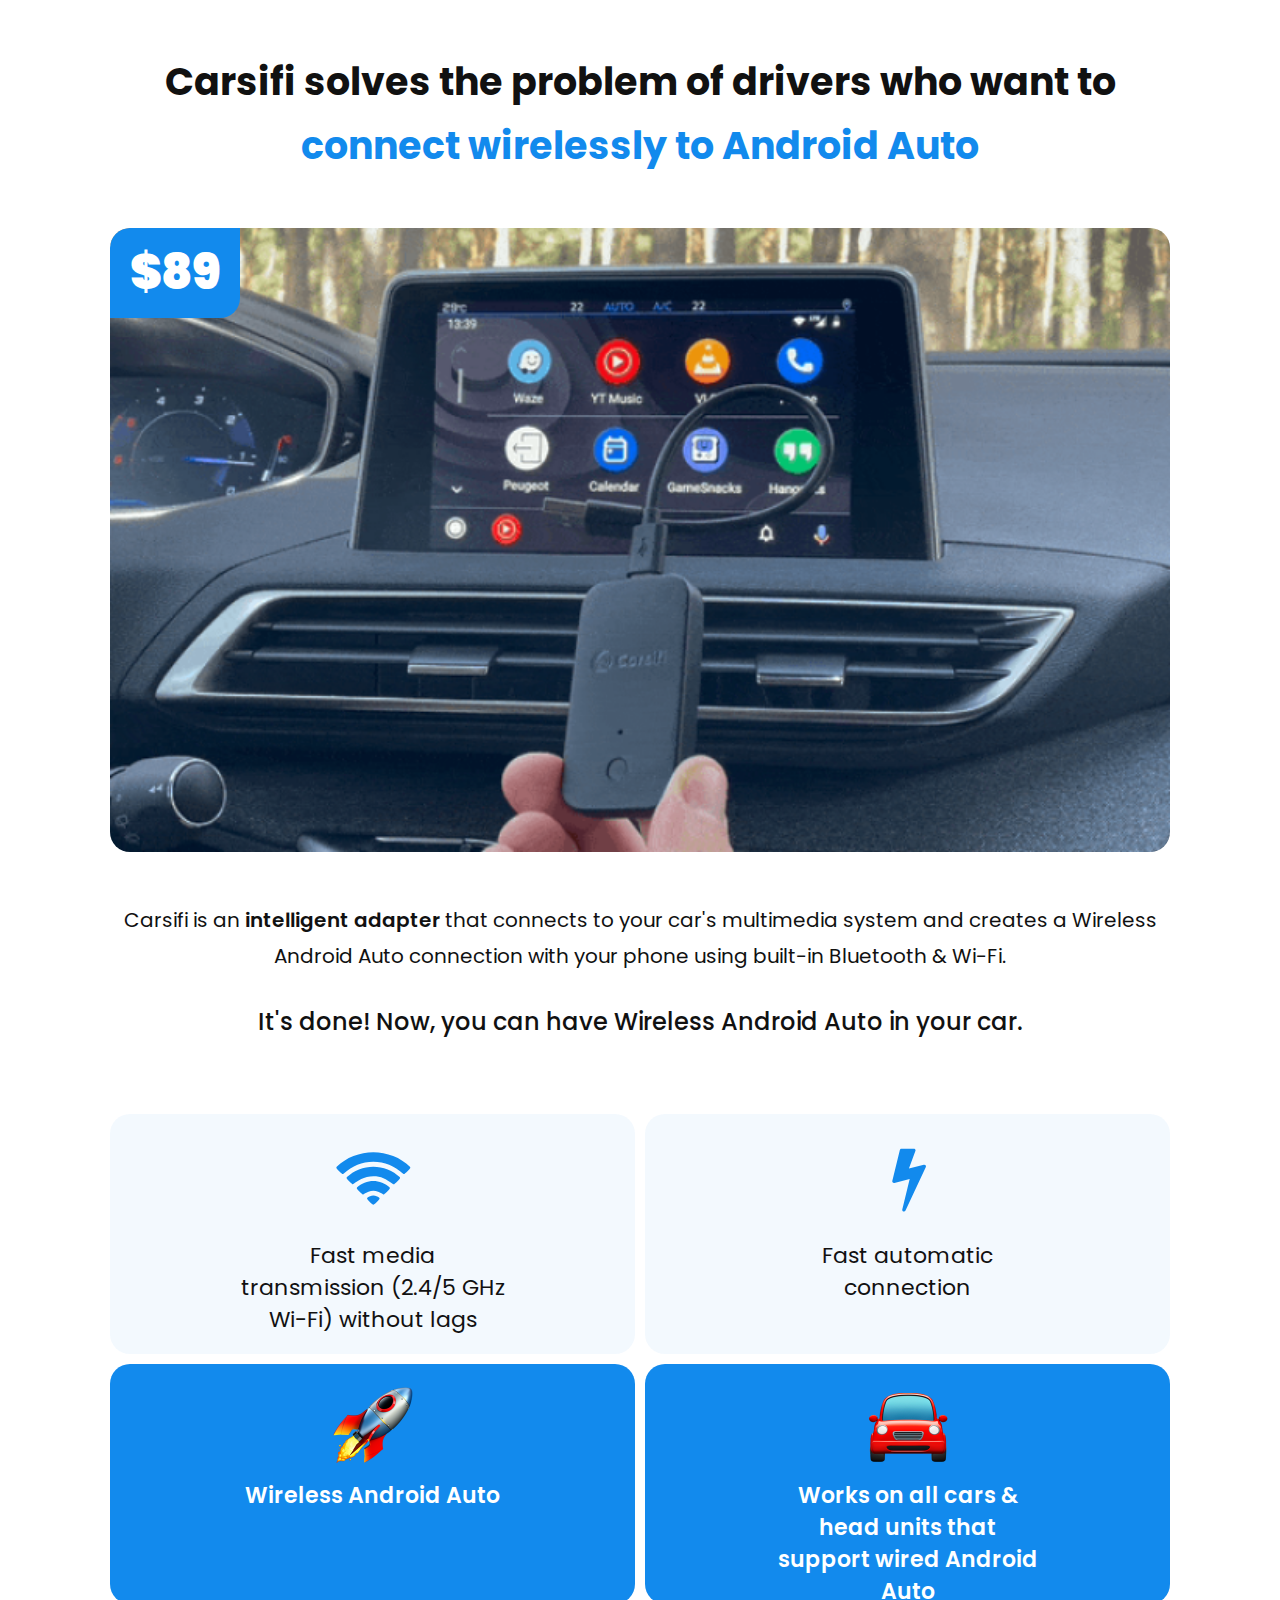
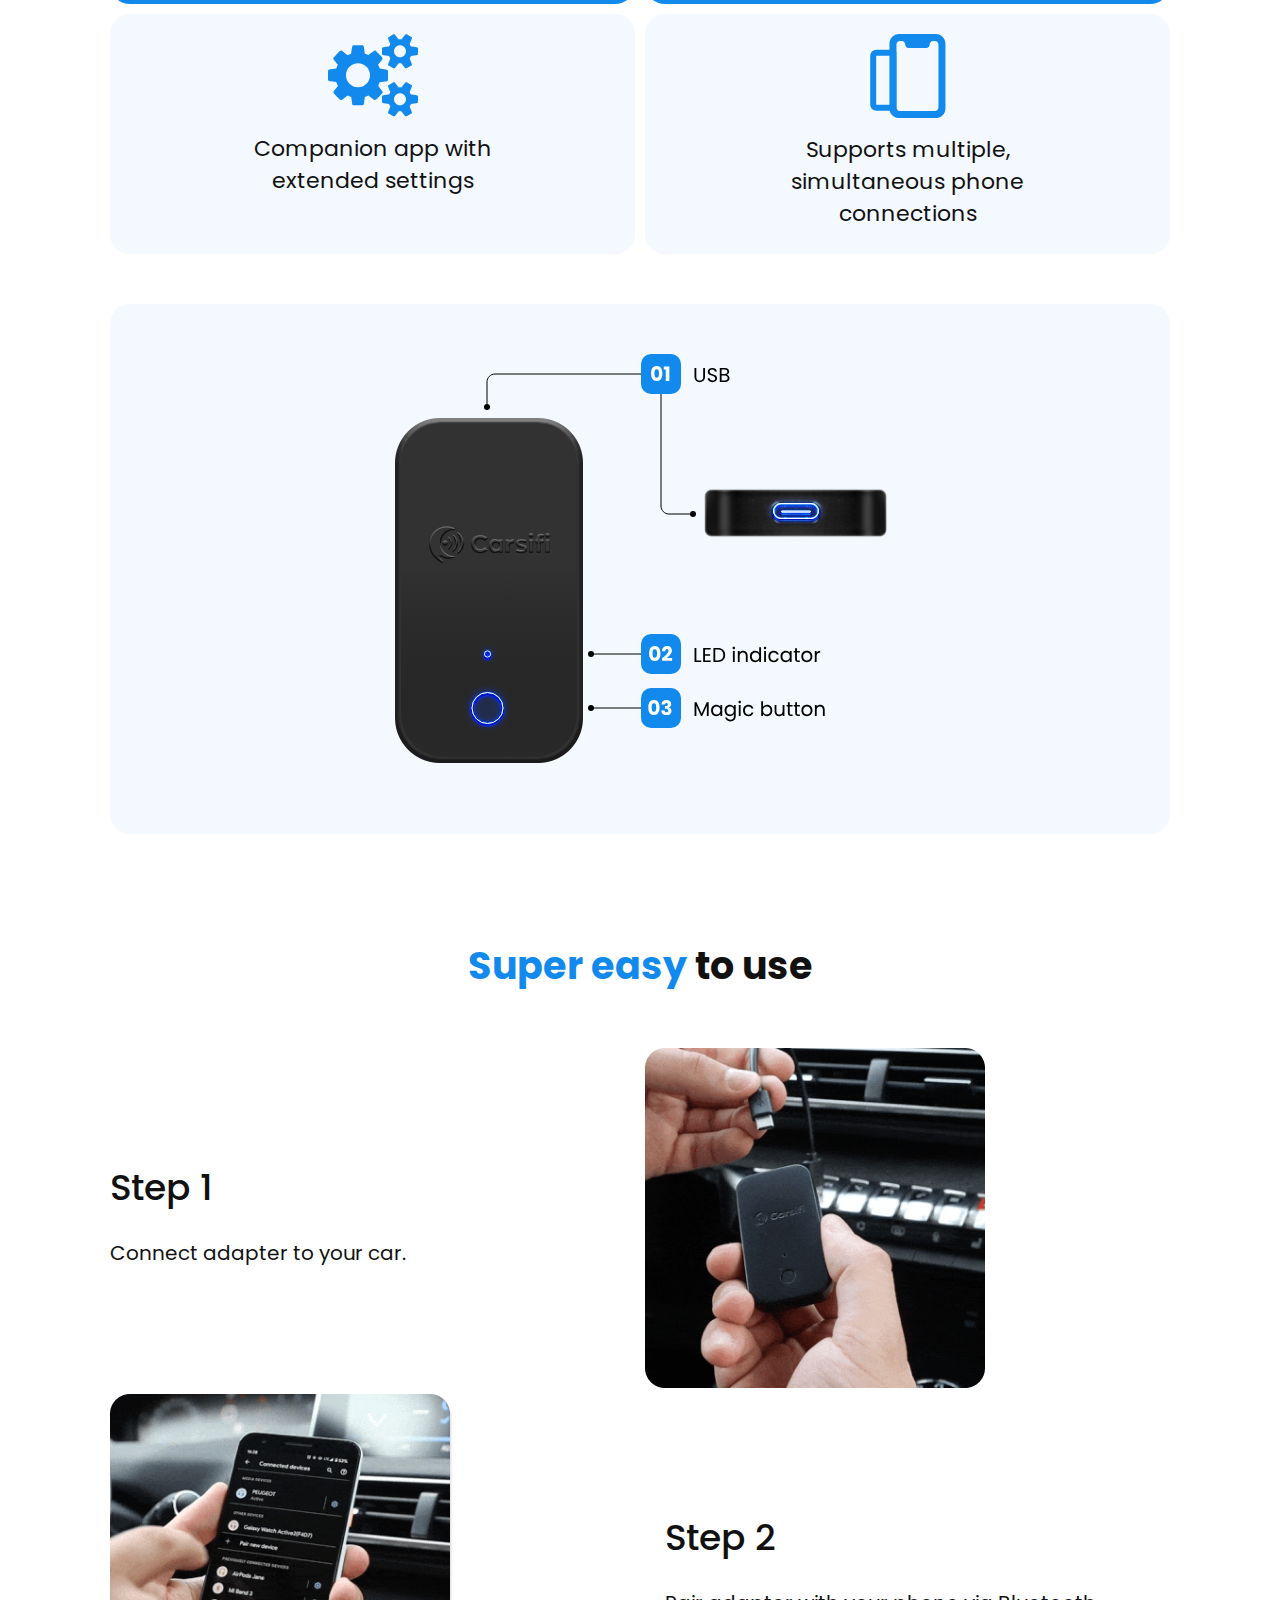
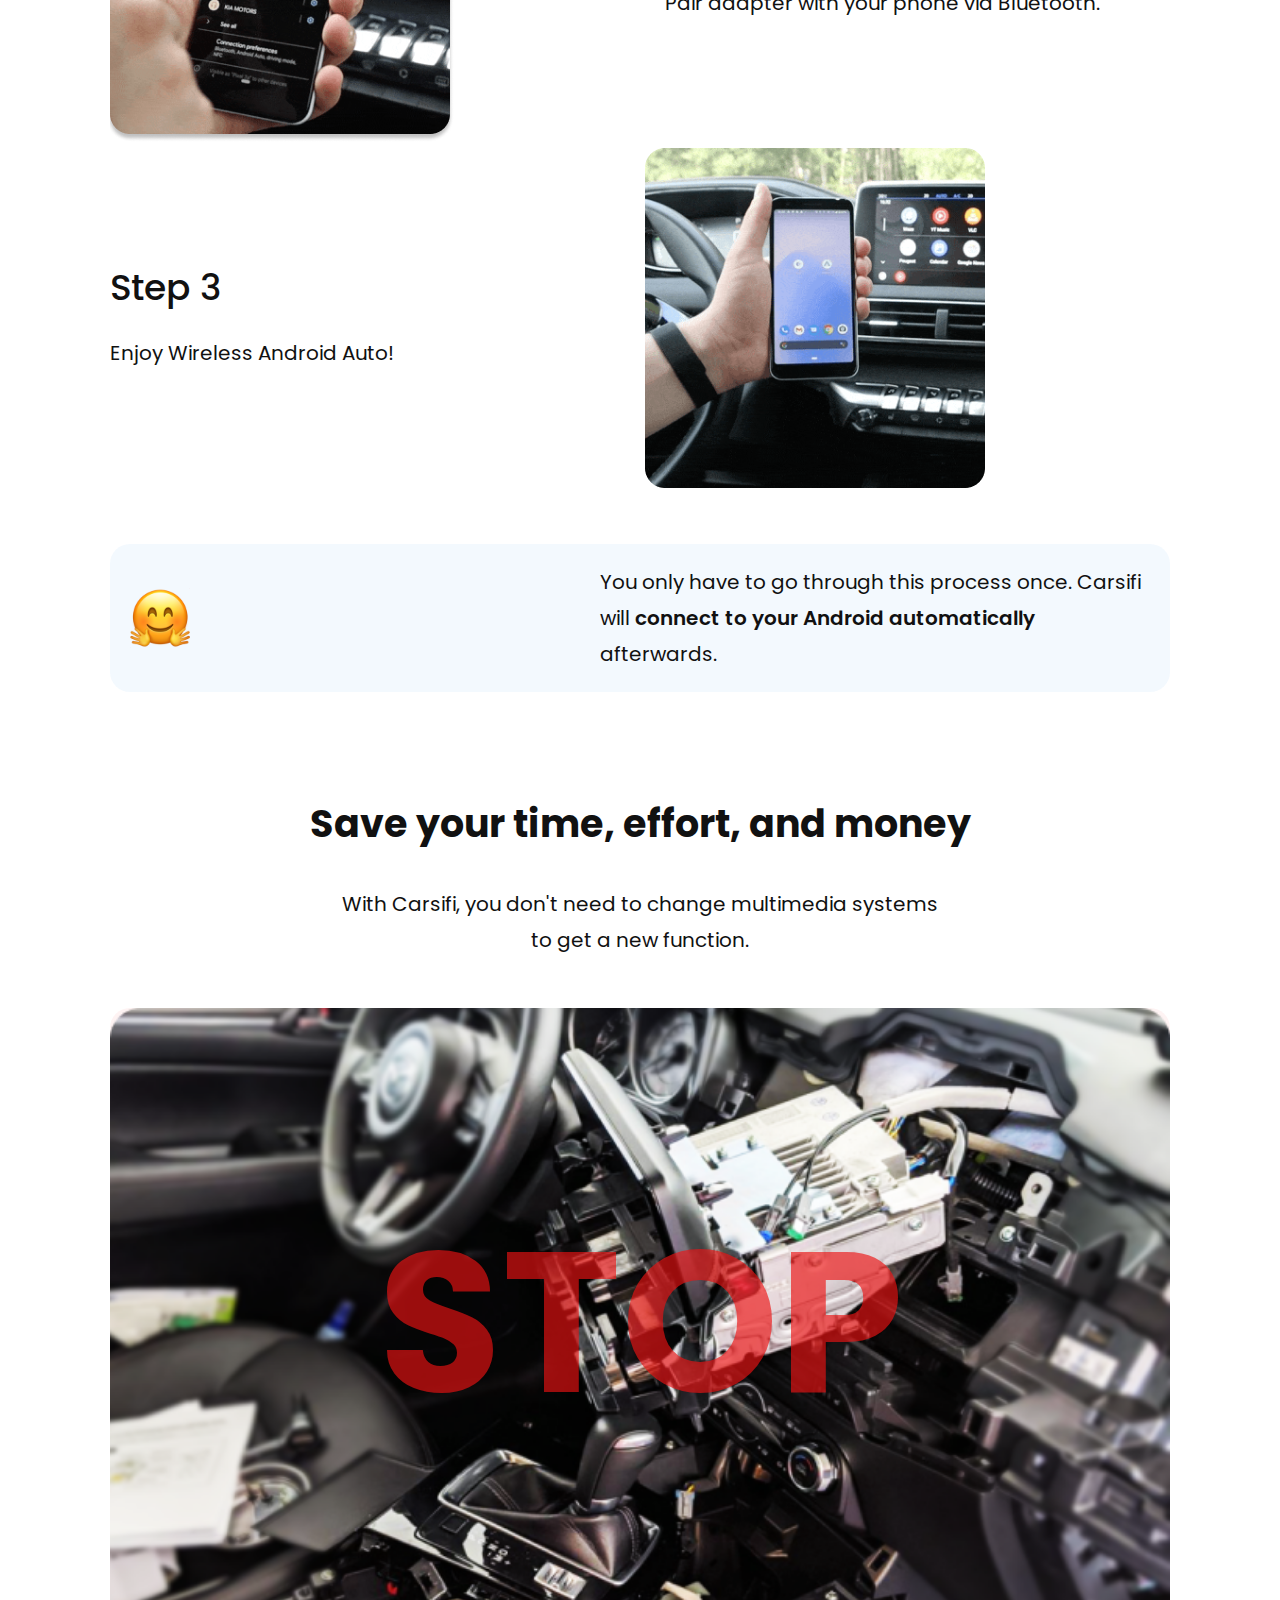
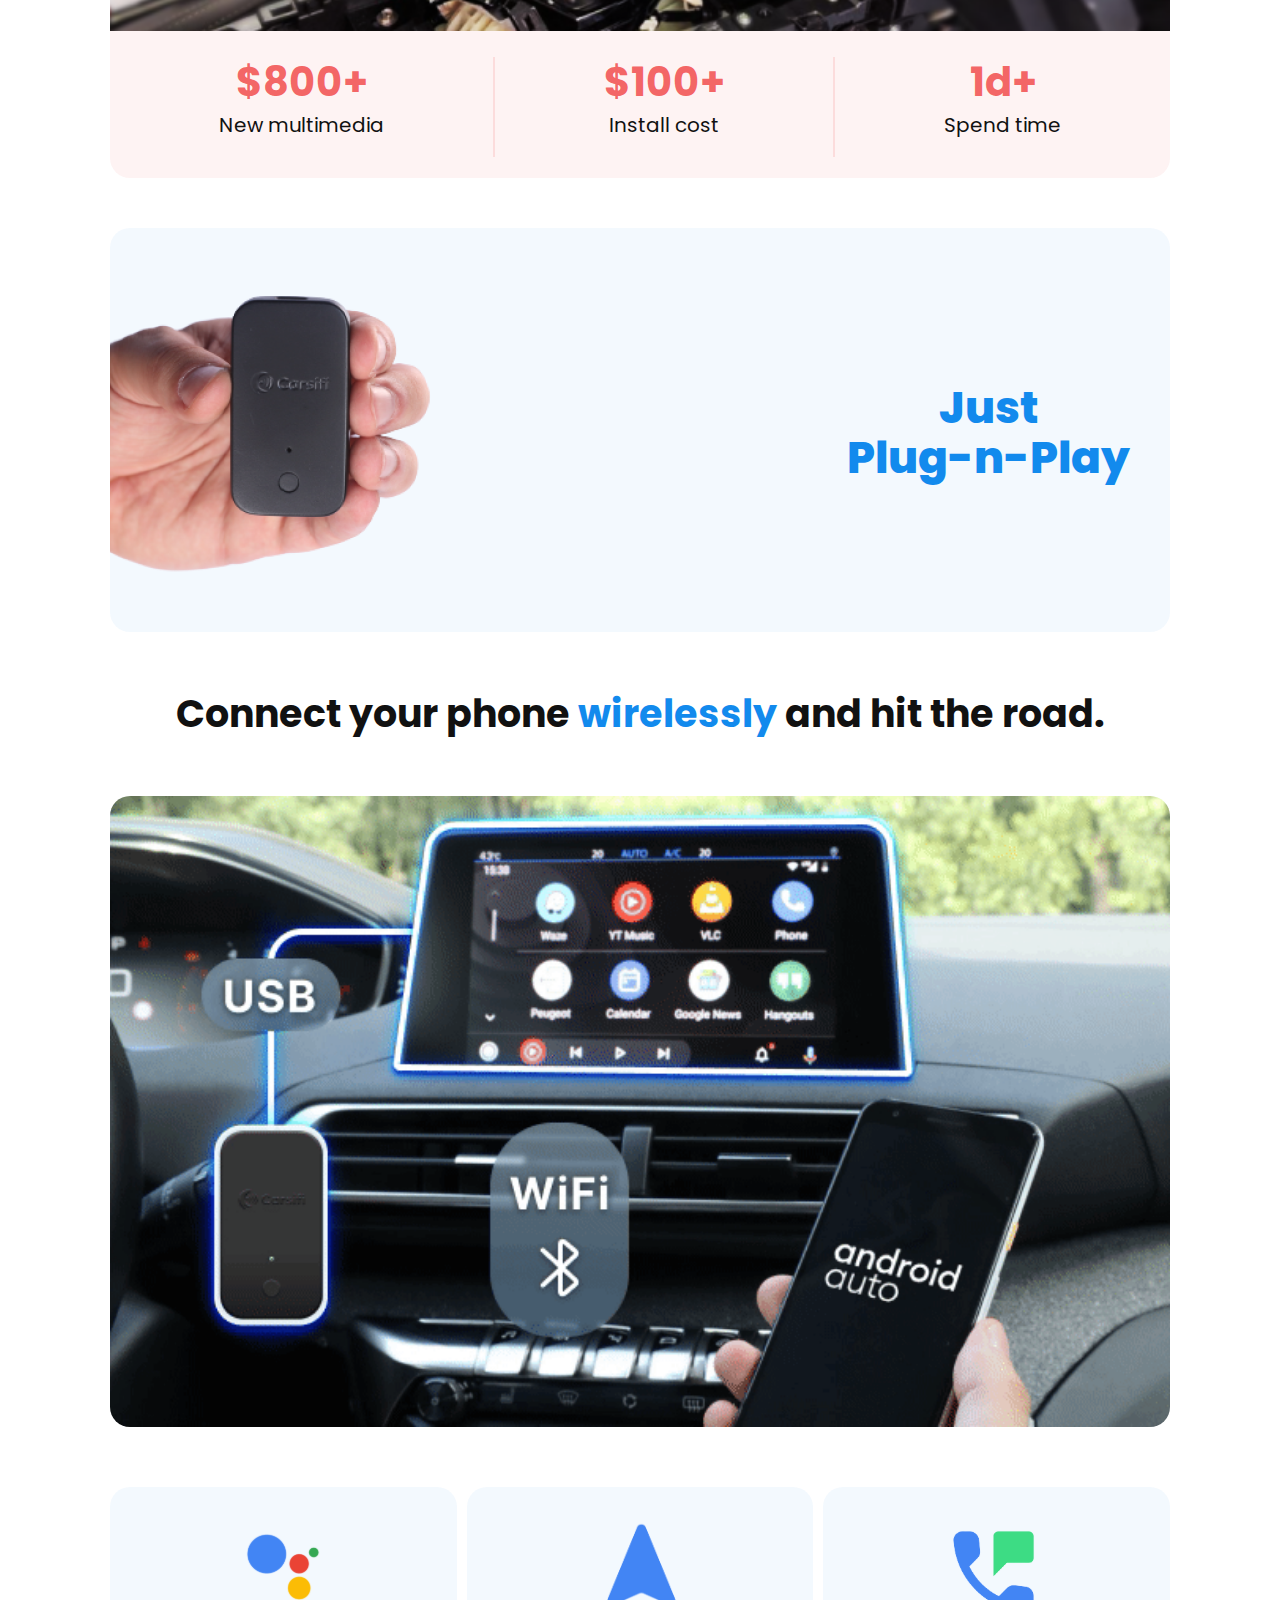
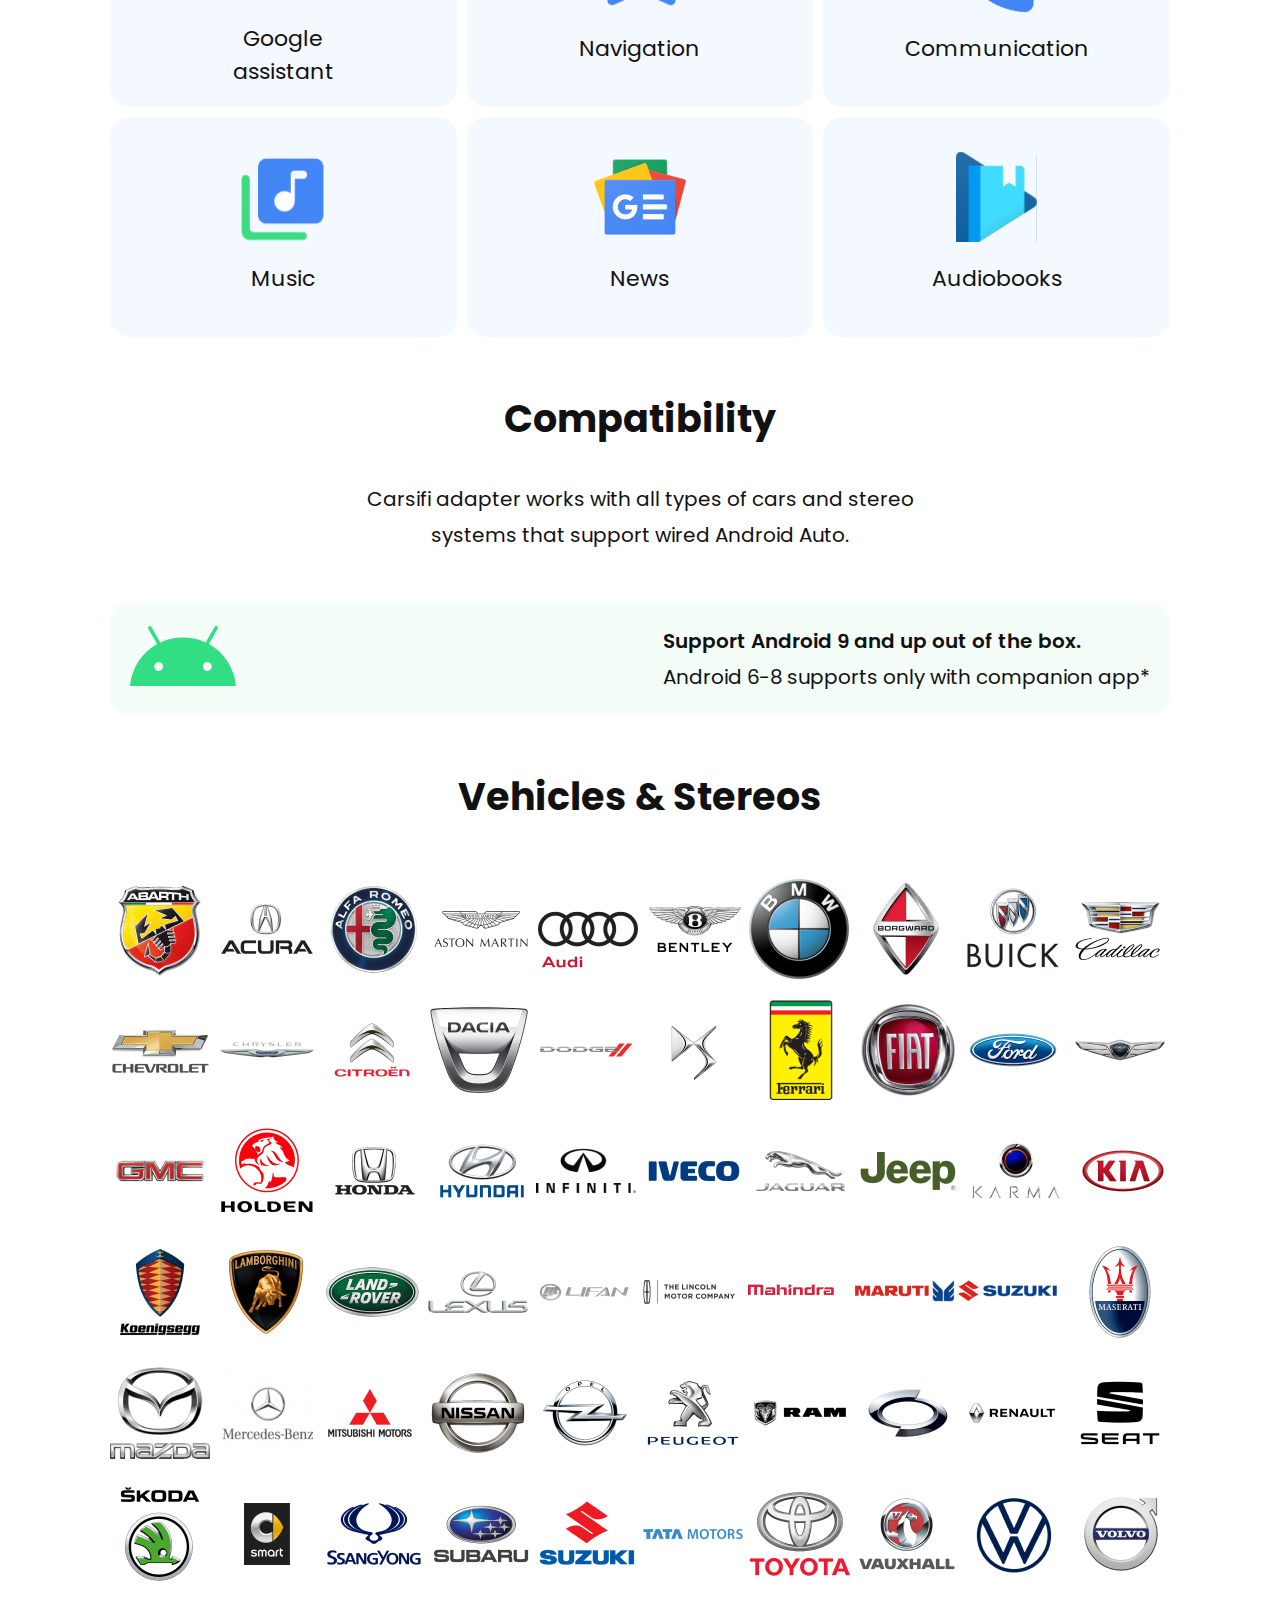
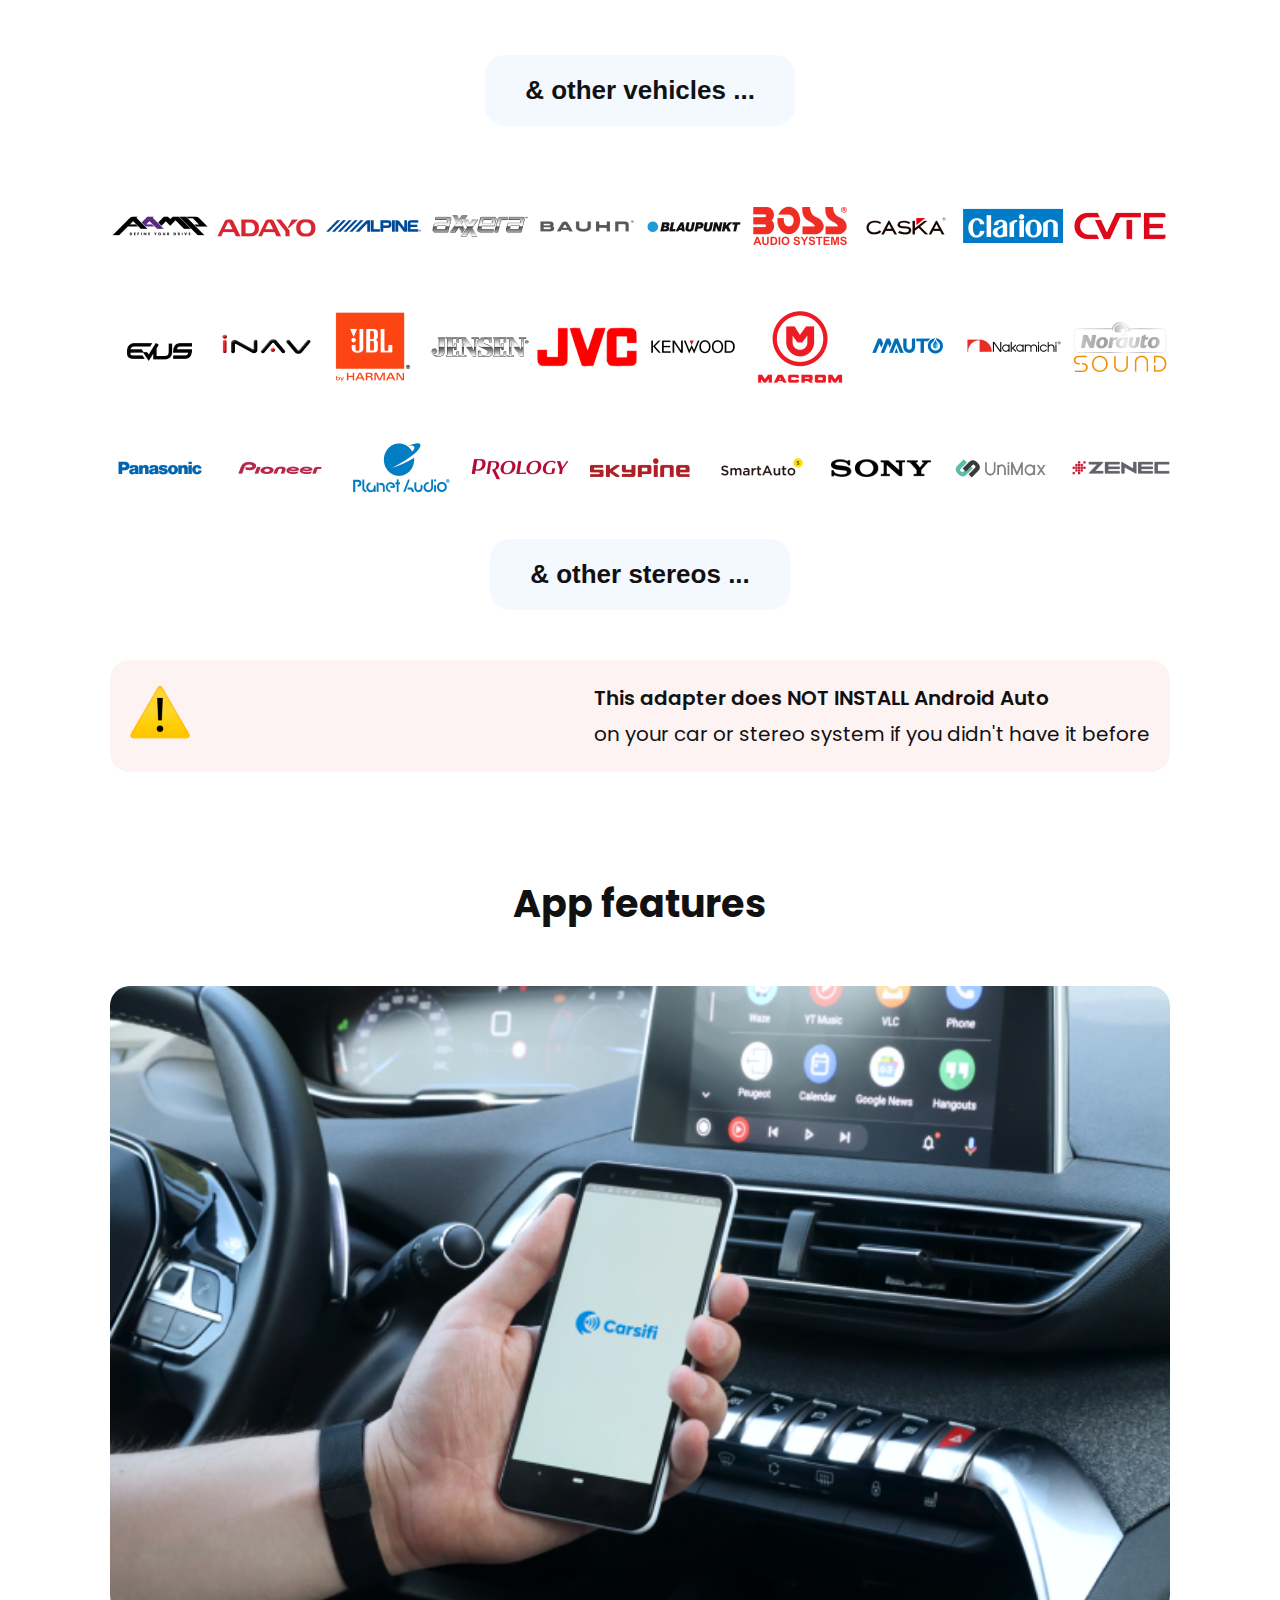
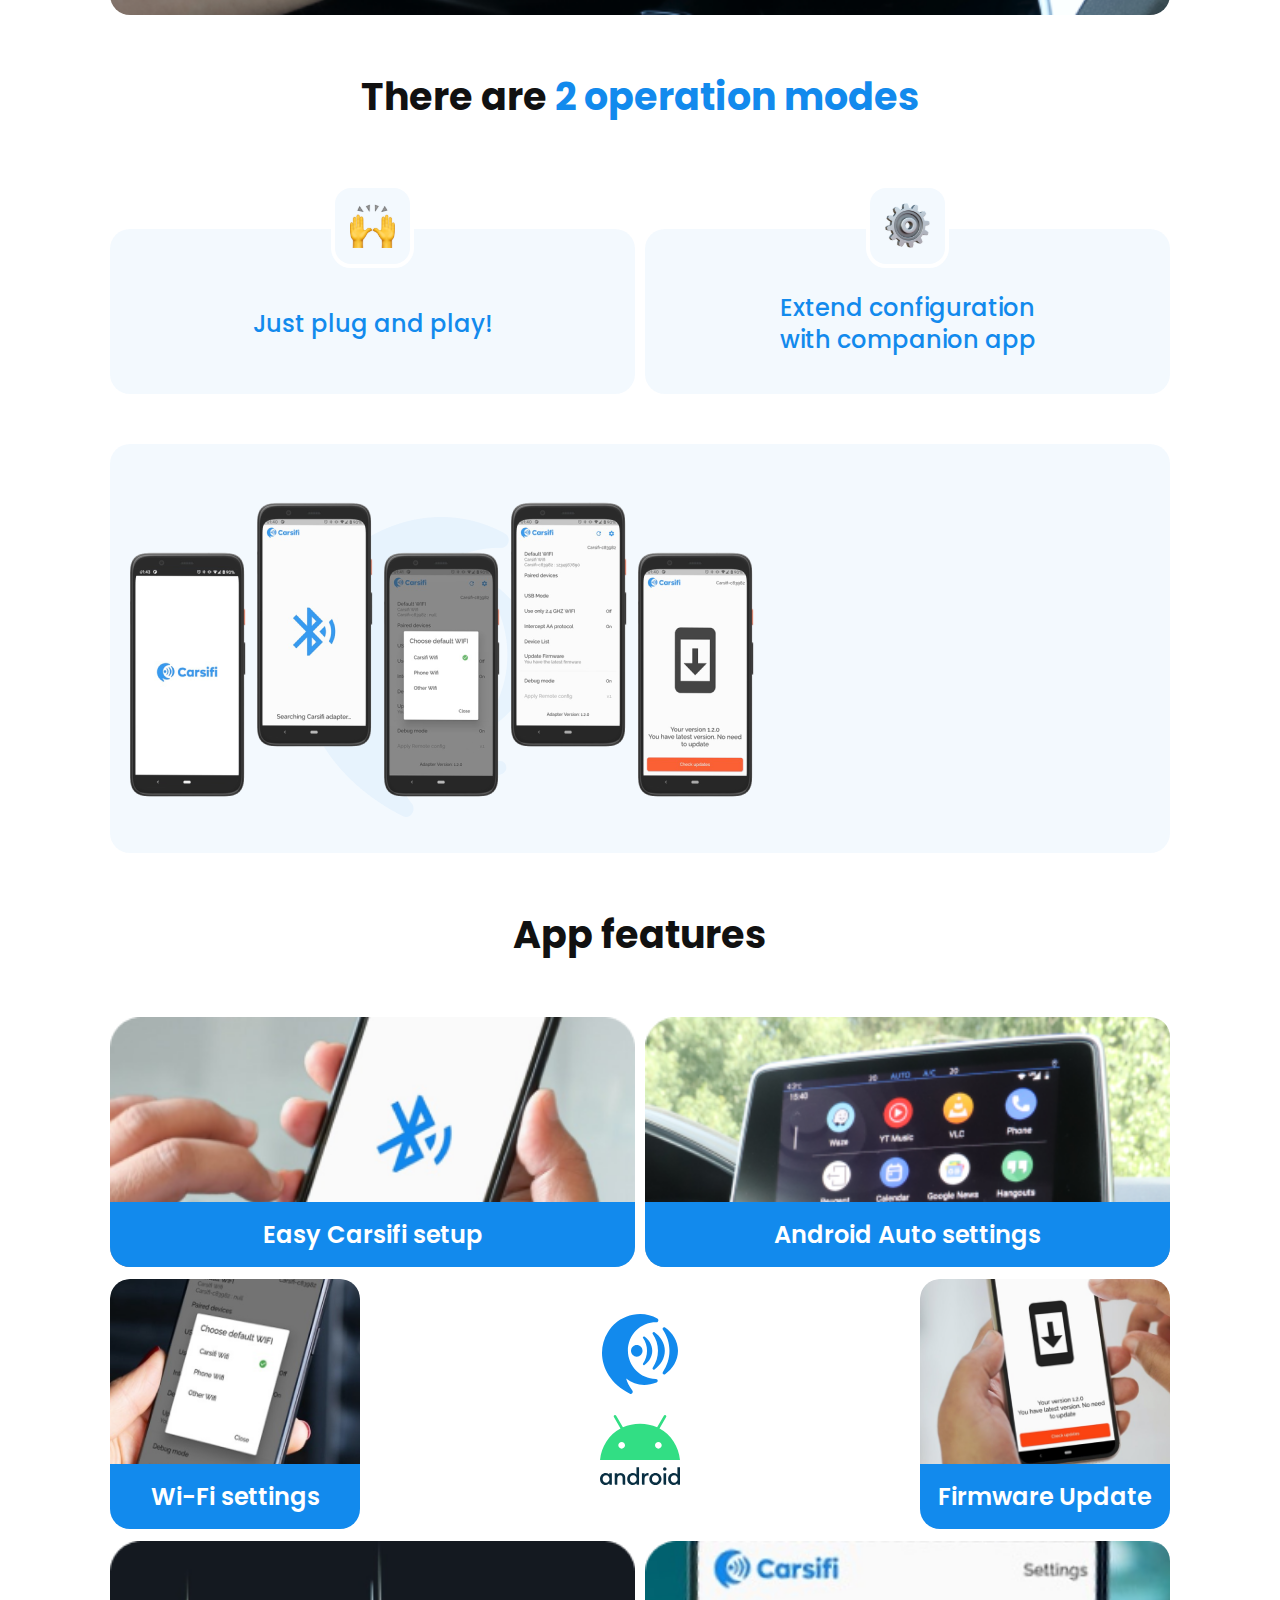
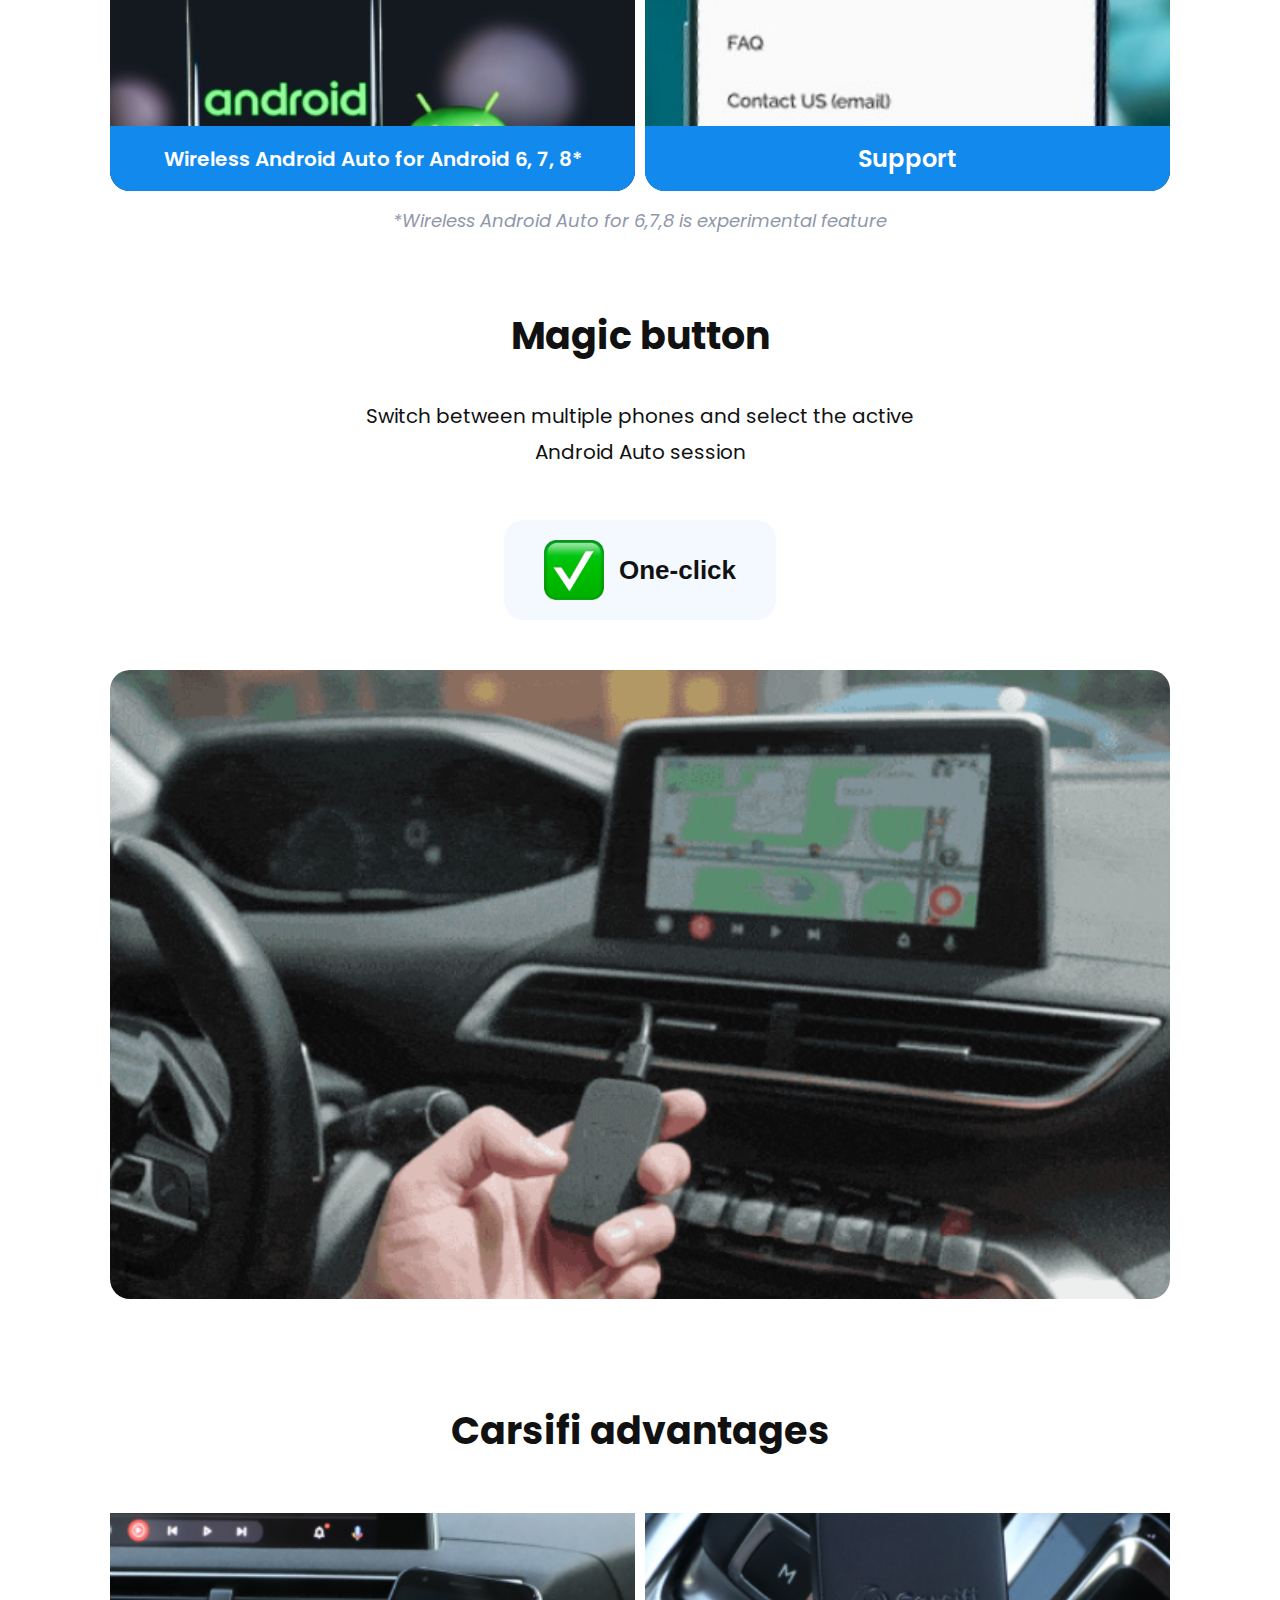
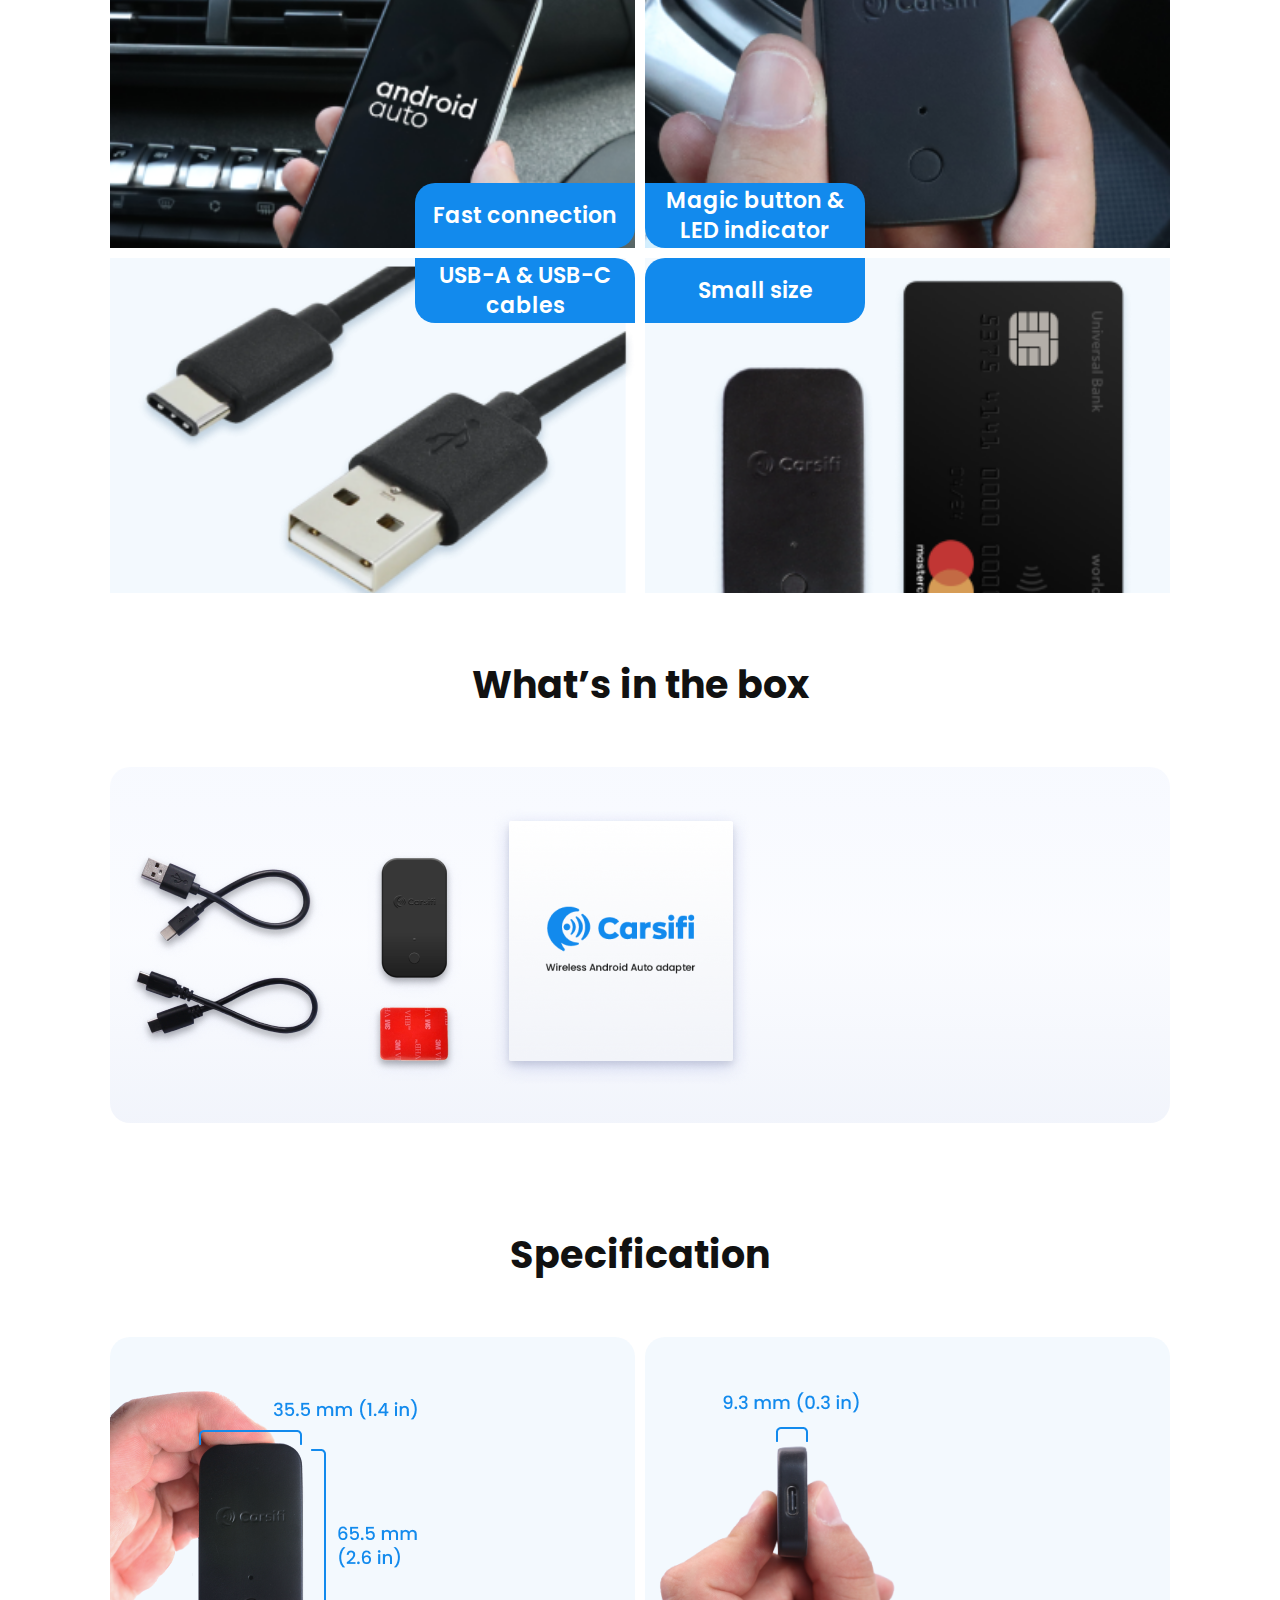
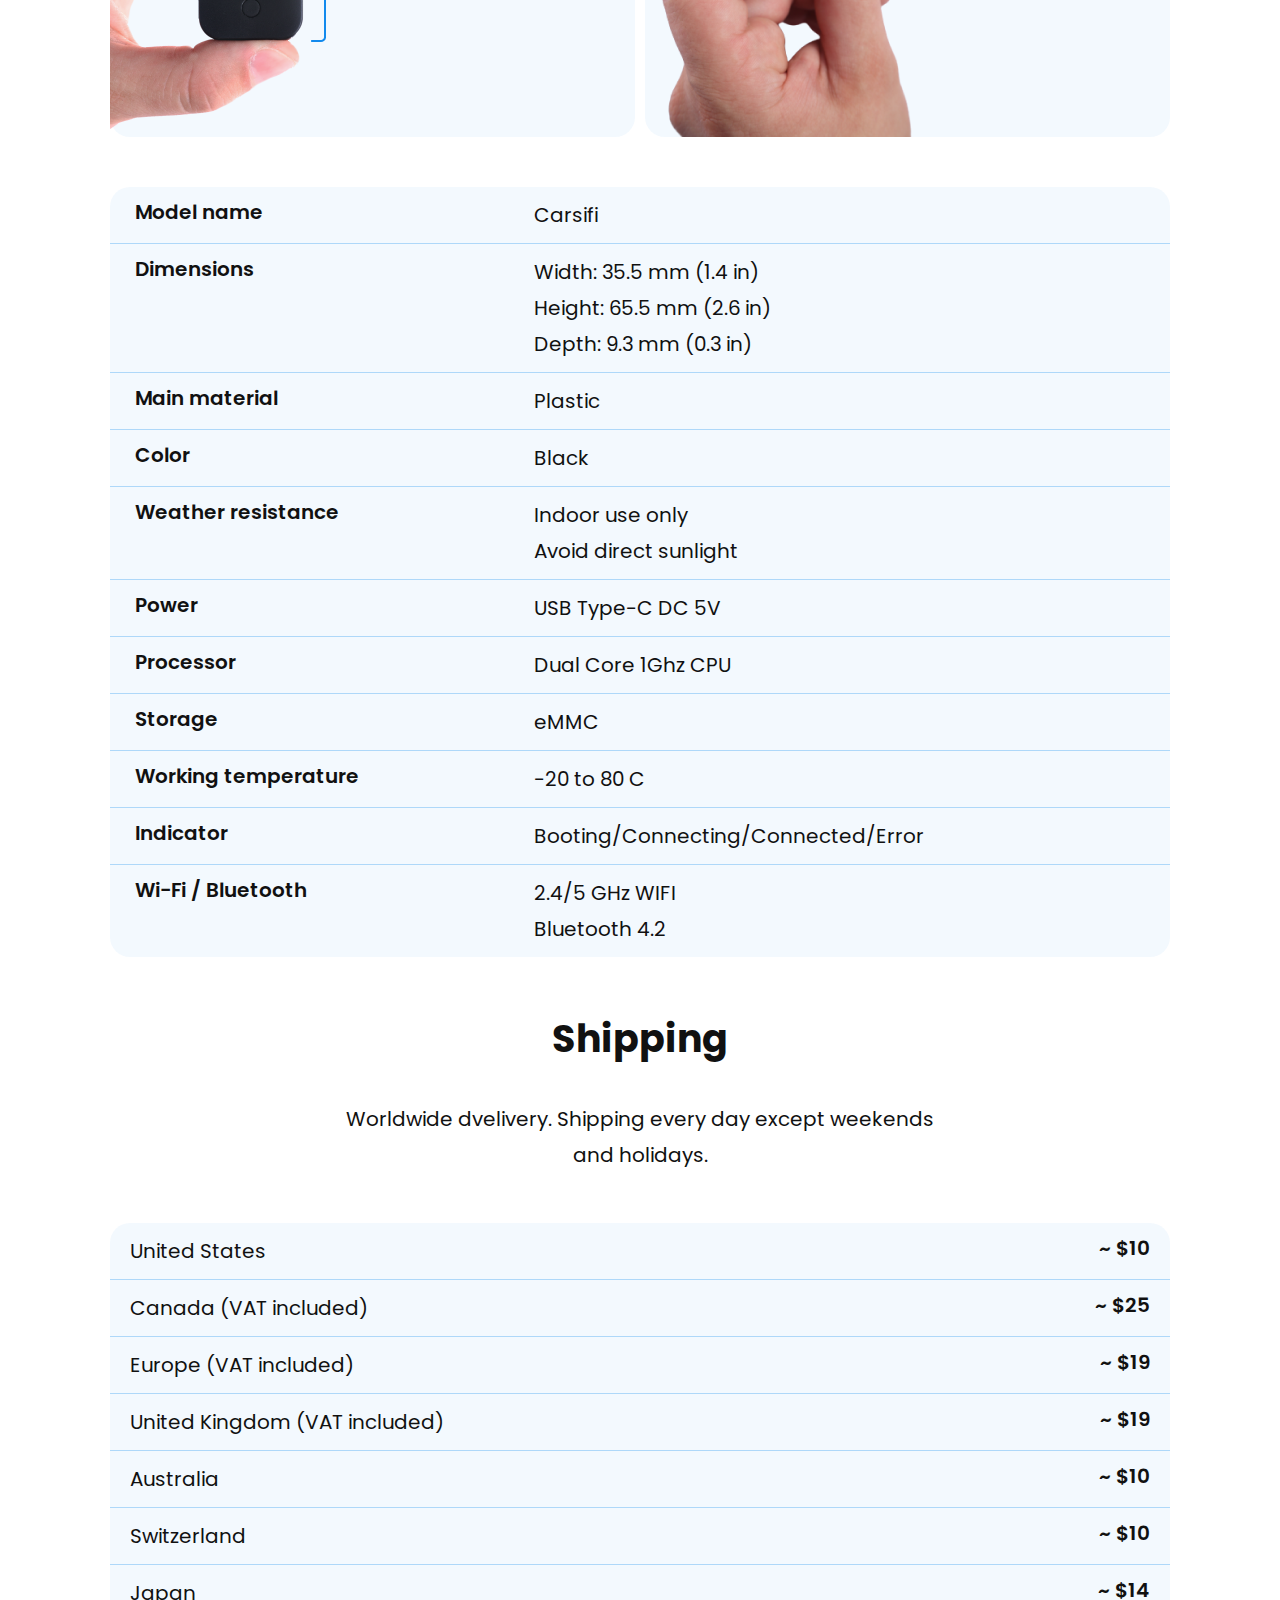
<file: index.html>
<!doctype html>
<html lang="en">

<head>
    <!-- Required meta tags -->
    <meta charset="utf-8">
    <meta name="viewport" content="width=device-width, initial-scale=1">
    <title>Ebay</title>

    <!-- CSS HERE -->
    <link href="assets/css/spacing.css" rel="stylesheet">
    <link href="assets/css/style.css" rel="stylesheet">
    <link href="assets/css/responsive.css" rel="stylesheet">

</head>

<body>


    <section class="carsifi-section mb-100">
        <div class="container">
            <div class="row mb-50">
                <div class="col-md-12 text-center">
                    <div class="sec_title">
                        <h2>Carsifi solves the problem of drivers who want to <span class="theme-color">connect wirelessly to Android Auto</span></h2>
                    </div>
                    <div class="sec-img p-relative mb-50">
                        <span>$89</span>
                        <img src="assets/img/carsifi/img-1.png" alt="">
                    </div>
                    <div class="carsifi_content">
                        <p>Carsifi is an <strong>intelligent adapter</strong> that connects to your car's multimedia system and creates a Wireless Android Auto connection with your phone using built-in Bluetooth & Wi-Fi.</p>
                        <h4>It's done! Now, you can have Wireless Android Auto in your car.</h4>
                    </div>
                </div>
            </div>
            <div class="row mb-50">
                <div class="col-md-6">
                    <div class="carsifi_blk">
                        <i>
                            <img src="assets/img/carsifi/wifi.svg" alt="">
                        </i>
                        <p>Fast media transmission (2.4/5 GHz Wi-Fi) without lags</p>
                    </div>
                </div>
                <div class="col-md-6">
                    <div class="carsifi_blk">
                        <i>
                            <img src="assets/img/carsifi/flash.svg" alt="">
                        </i>
                        <p>Fast automatic connection</p>
                    </div>
                </div>
                <div class="col-md-6">
                    <div class="carsifi_blk bg">
                        <i>
                            <img src="assets/img/carsifi/roket.svg" alt="">
                        </i>
                        <p><strong>Wireless
                            Android Auto </strong></p>
                    </div>
                </div>
                <div class="col-md-6">
                    <div class="carsifi_blk bg">
                        <i>
                            <img src="assets/img/carsifi/car.svg" alt="">
                        </i>
                        <p><strong>Works on all cars & head units that support wired Android Auto</strong></p>
                    </div>
                </div>
                <div class="col-md-6">
                    <div class="carsifi_blk">
                        <i>
                            <img src="assets/img/carsifi/gears.svg" alt="">
                        </i>
                        <p>Companion app with extended settings</p>
                    </div>
                </div>
                <div class="col-md-6">
                    <div class="carsifi_blk">
                        <i>
                            <img src="assets/img/carsifi/smartphone.svg" alt="">
                        </i>
                        <p>Supports multiple, simultaneous phone connections</p>
                    </div>
                </div>
            </div>
            <div class="row">
                <div class="col-md-12">
                    <div class="carsifi_device">
                        <img src="assets/img/carsifi/device.svg" alt="">
                    </div>
                </div>
            </div>
        </div>
    </section>

    <section class="HowToUse-section mb-100">
        <div class="container">
            <div class="row">
                <div class="col-md-12 text-center">
                    <div class="sec_title">
                        <h2><span class="theme-color">Super easy</span> to use</h2>
                    </div>
                </div>
            </div>
            <div class="row step_row">
                <div class="col-md-6">
                    <div class="step_cont">
                        <h2>Step 1</h2>
                        <p>Connect adapter to your car.</p>
                    </div>
                </div>
                <div class="col-md-6">
                    <div class="step-img">
                        <img src="assets/img/howToUse/step1.png" alt="">
                    </div>
                </div>
            </div>
            <div class="row step_row_rev">
                <div class="col-md-6">
                    <div class="step-img">
                        <img src="assets/img/howToUse/step2.png" alt="">
                    </div>
                </div>
                <div class="col-md-6">
                    <div class="step_cont">
                        <h2>Step 2</h2>
                        <p>Pair adapter with your phone via Bluetooth.</p>
                    </div>
                </div>
            </div>
            <div class="row step_row mb-50">
                <div class="col-md-6">
                    <div class="step_cont">
                        <h2>Step 3</h2>
                        <p>Enjoy Wireless Android Auto!</p>
                    </div>
                </div>
                <div class="col-md-6">
                    <div class="step-img">
                        <img src="assets/img/howToUse/step3.png" alt="">
                    </div>
                </div>
            </div>
            <div class="row ">
                <div class="col-md-12 ">
                    <div class="HowToUse_btm section_btm">
                        <i>
                            <img src="assets/img/howToUse/emoji.svg" alt="">
                        </i>
                        <p>You only have to go through this process once. Carsifi will <strong>connect to your Android automatically</strong> afterwards.</p>
                    </div>
                </div>
            </div>
        </div>
    </section>

    <section class="saveTimeMoney">
        <div class="container">
            <div class="row">
                <div class="col-md-12 text-center">
                    <div class="sec_title">
                        <h2>Save your time, effort, and money</h2>
                        <p>With Carsifi, you don't need to change multimedia systems to get a new function.</p>
                    </div>
                </div>
            </div>
            <div class="row  mb-50">
                <div class="col-md-12">
                    <div class="saveTimeMoney_content">
                        <i>
                            <span>STOP</span>
                            <img src="assets/img/SaveTimeMoney/stop.png" alt="">
                        </i>
                        <div class="count_wrp">
                            <div class="count-blk">
                                <h1>$800+</h1>
                                <p>New multimedia</p>
                            </div>
                            <span></span>
                            <div class="count-blk">
                                <h1>$100+</h1>
                                <p>Install cost</p>
                            </div>
                            <span></span>
                            <div class="count-blk">
                                <h1>1d+</h1>
                                <p>Spend time</p>
                            </div>
                        </div>
                    </div>
                </div>
            </div>
            <div class="row mb-50">
                <div class="col-md-12">
                    <div class="plugin_remot ">
                        <i>
                            <img src="assets/img/SaveTimeMoney/hand.png" alt="">
                        </i>
                        <h1>Just <br> Plug-n-Play
                        </h1>
                    </div>
                </div>
            </div>
        </div>
    </section>

    <section class="wireles">
        <div class="container">
            <div class="row">
                <div class="col-md-12 text-center">
                    <div class="sec_title">
                        <h2>Connect your phone <span class="theme-color">wirelessly</span> and hit the road.</h2>
                    </div>
                    <div class="sec-img p-relative mb-50">
                        <img src="assets/img/carsifi/img-2.png" alt="">
                    </div>
                </div>
            </div>
            <div class="row mb-50">
                <div class="col-md-4">
                    <div class="wireles_blk">
                        <i style="margin-bottom: 0;">
                            <img src="assets/img/wireles/google.svg" alt="">
                        </i>
                        <h5>Google <br> assistant
                        </h5>
                    </div>
                </div>
                <div class="col-md-4">
                    <div class="wireles_blk">
                        <i>
                            <img src="assets/img/wireles/nvi.svg" alt="">
                        </i>
                        <h5>Navigation</h5>
                    </div>
                </div>
                <div class="col-md-4">
                    <div class="wireles_blk">
                        <i>
                            <img src="assets/img/wireles/commi.svg" alt="">
                        </i>
                        <h5>Сommunication</h5>
                    </div>
                </div>
                <div class="col-md-4">
                    <div class="wireles_blk">
                        <i>
                            <img src="assets/img/wireles/music.svg" alt="">
                        </i>
                        <h5>Music</h5>
                    </div>
                </div>
                <div class="col-md-4">
                    <div class="wireles_blk">
                        <i>
                            <img src="assets/img/wireles/news.svg" alt="">
                        </i>
                        <h5>News</h5>
                    </div>
                </div>
                <div class="col-md-4">
                    <div class="wireles_blk">
                        <i>
                            <img src="assets/img/wireles/audioBook.svg" alt="">
                        </i>
                        <h5>Audiobooks</h5>
                    </div>
                </div>
            </div>
        </div>
    </section>

    <section class="Compatibility">
        <div class="container">
            <div class="row mb-50">
                <div class="col-md-12 text-center">
                    <div class="sec_title">
                        <h2>Compatibility</h2>
                        <p>Carsifi adapter works with all types of cars and stereo systems that support wired Android Auto. </p>
                    </div>
                </div>
                <div class="col-md-12 ">
                    <div class="section_btm" style="background: rgba(50, 222, 132, 0.05);">
                        <i>
                            <img src="assets/img/Compatibility/Vector.svg" alt="">
                        </i>
                        <p>
                            <strong>Support Android 9 and up out of the box.</strong> Android 6-8 supports only with companion app*
                        </p>
                    </div>
                </div>
            </div>
        </div>
    </section>

    <section class="brandLogo mb-100">
        <div class="container">
            <div class="row">
                <div class="col-md-12 text-center">
                    <div class="sec_title">
                        <h2>Vehicles & Stereos </h2>
                    </div>
                </div>
            </div>
            <div class="row">
                <div class="col-md-12">
                    <div class="AllbrandLogo">
                        <ul>

                            <li>
                                <a href="#"><img src="assets/img/brandLogo/logo1.png" alt=""></a>
                            </li>
                            <li>
                                <a href="#"><img src="assets/img/brandLogo/logo2.png" alt=""></a>
                            </li>
                            <li>
                                <a href="#"><img src="assets/img/brandLogo/logo3.png" alt=""></a>
                            </li>
                            <li>
                                <a href="#"><img src="assets/img/brandLogo/logo4.png" alt=""></a>
                            </li>
                            <li>
                                <a href="#"><img src="assets/img/brandLogo/logo5.png" alt=""></a>
                            </li>
                            <li>
                                <a href="#"><img src="assets/img/brandLogo/logo6.png" alt=""></a>
                            </li>
                            <li>
                                <a href="#"><img src="assets/img/brandLogo/logo7.png" alt=""></a>
                            </li>
                            <li>
                                <a href="#"><img src="assets/img/brandLogo/logo8.png" alt=""></a>
                            </li>
                            <li>
                                <a href="#"><img src="assets/img/brandLogo/logo9.png" alt=""></a>
                            </li>
                            <li>
                                <a href="#"><img src="assets/img/brandLogo/logo10.png" alt=""></a>
                            </li>
                            <li>
                                <a href="#"><img src="assets/img/brandLogo/logo11.png" alt=""></a>
                            </li>
                            <li>
                                <a href="#"><img src="assets/img/brandLogo/logo12.png" alt=""></a>
                            </li>
                            <li>
                                <a href="#"><img src="assets/img/brandLogo/logo13.png" alt=""></a>
                            </li>
                            <li>
                                <a href="#"><img src="assets/img/brandLogo/logo14.png" alt=""></a>
                            </li>
                            <li>
                                <a href="#"><img src="assets/img/brandLogo/logo15.png" alt=""></a>
                            </li>
                            <li>
                                <a href="#"><img src="assets/img/brandLogo/logo16.png" alt=""></a>
                            </li>
                            <li>
                                <a href="#"><img src="assets/img/brandLogo/logo17.png" alt=""></a>
                            </li>
                            <li>
                                <a href="#"><img src="assets/img/brandLogo/logo18.png" alt=""></a>
                            </li>
                            <li>
                                <a href="#"><img src="assets/img/brandLogo/logo19.png" alt=""></a>
                            </li>
                            <li>
                                <a href="#"><img src="assets/img/brandLogo/logo20.png" alt=""></a>
                            </li>
                            <li>
                                <a href="#"><img src="assets/img/brandLogo/logo21.png" alt=""></a>
                            </li>
                            <li>
                                <a href="#"><img src="assets/img/brandLogo/logo22.png" alt=""></a>
                            </li>
                            <li>
                                <a href="#"><img src="assets/img/brandLogo/logo23.png" alt=""></a>
                            </li>
                            <li>
                                <a href="#"><img src="assets/img/brandLogo/logo24.png" alt=""></a>
                            </li>
                            <li>
                                <a href="#"><img src="assets/img/brandLogo/logo25.png" alt=""></a>
                            </li>
                            <li>
                                <a href="#"><img src="assets/img/brandLogo/logo26.png" alt=""></a>
                            </li>
                            <li>
                                <a href="#"><img src="assets/img/brandLogo/logo27.png" alt=""></a>
                            </li>
                            <li>
                                <a href="#"><img src="assets/img/brandLogo/logo28.png" alt=""></a>
                            </li>
                            <li>
                                <a href="#"><img src="assets/img/brandLogo/logo29.png" alt=""></a>
                            </li>
                            <li>
                                <a href="#"><img src="assets/img/brandLogo/logo30.png" alt=""></a>
                            </li>
                            <li>
                                <a href="#"><img src="assets/img/brandLogo/logo31.png" alt=""></a>
                            </li>
                            <li>
                                <a href="#"><img src="assets/img/brandLogo/logo32.png" alt=""></a>
                            </li>
                            <li>
                                <a href="#"><img src="assets/img/brandLogo/logo33.png" alt=""></a>
                            </li>
                            <li>
                                <a href="#"><img src="assets/img/brandLogo/logo34.png" alt=""></a>
                            </li>
                            <li>
                                <a href="#"><img src="assets/img/brandLogo/logo35.png" alt=""></a>
                            </li>
                            <li>
                                <a href="#"><img src="assets/img/brandLogo/logo36.png" alt=""></a>
                            </li>
                            <li>
                                <a href="#"><img src="assets/img/brandLogo/logo37.png" alt=""></a>
                            </li>
                            <li>
                                <a href="#"><img src="assets/img/brandLogo/logo38.png" alt=""></a>
                            </li>
                            <li>
                                <a href="#"><img src="assets/img/brandLogo/logo39.png" alt=""></a>
                            </li>
                            <li>
                                <a href="#"><img src="assets/img/brandLogo/logo40.png" alt=""></a>
                            </li>
                            <li>
                                <a href="#"><img src="assets/img/brandLogo/logo41.png" alt=""></a>
                            </li>
                            <li>
                                <a href="#"><img src="assets/img/brandLogo/logo42.png" alt=""></a>
                            </li>
                            <li>
                                <a href="#"><img src="assets/img/brandLogo/logo43.png" alt=""></a>
                            </li>
                            <li>
                                <a href="#"><img src="assets/img/brandLogo/logo44.png" alt=""></a>
                            </li>
                            <li>
                                <a href="#"><img src="assets/img/brandLogo/logo45.png" alt=""></a>
                            </li>
                            <li>
                                <a href="#"><img src="assets/img/brandLogo/logo46.png" alt=""></a>
                            </li>
                            <li>
                                <a href="#"><img src="assets/img/brandLogo/logo47.png" alt=""></a>
                            </li>
                            <li>
                                <a href="#"><img src="assets/img/brandLogo/logo48.png" alt=""></a>
                            </li>
                            <li>
                                <a href="#"><img src="assets/img/brandLogo/logo49.png" alt=""></a>
                            </li>
                            <li>
                                <a href="#"><img src="assets/img/brandLogo/logo50.png" alt=""></a>
                            </li>
                            <li>
                                <a href="#"><img src="assets/img/brandLogo/logo51.png" alt=""></a>
                            </li>
                            <li>
                                <a href="#"><img src="assets/img/brandLogo/logo52.png" alt=""></a>
                            </li>
                            <li>
                                <a href="#"><img src="assets/img/brandLogo/logo53.png" alt=""></a>
                            </li>
                            <li>
                                <a href="#"><img src="assets/img/brandLogo/logo54.png" alt=""></a>
                            </li>
                            <li>
                                <a href="#"><img src="assets/img/brandLogo/logo55.png" alt=""></a>
                            </li>
                            <li>
                                <a href="#"><img src="assets/img/brandLogo/logo56.png" alt=""></a>
                            </li>
                            <li>
                                <a href="#"><img src="assets/img/brandLogo/logo57.png" alt=""></a>
                            </li>
                            <li>
                                <a href="#"><img src="assets/img/brandLogo/logo58.png" alt=""></a>
                            </li>
                            <li>
                                <a href="#"><img src="assets/img/brandLogo/logo59.png" alt=""></a>
                            </li>


                        </ul>
                        <button type="button">& other vehicles ... </button>
                        <ul>
                            <li>
                                <a href="#"><img src="assets/img/brandLogo/logo60.png" alt=""></a>
                            </li>
                            <li>
                                <a href="#"><img src="assets/img/brandLogo/logo61.png" alt=""></a>
                            </li>
                            <li>
                                <a href="#"><img src="assets/img/brandLogo/logo62.png" alt=""></a>
                            </li>
                            <li>
                                <a href="#"><img src="assets/img/brandLogo/logo63.png" alt=""></a>
                            </li>
                            <li>
                                <a href="#"><img src="assets/img/brandLogo/logo64.png" alt=""></a>
                            </li>
                            <li>
                                <a href="#"><img src="assets/img/brandLogo/logo65.png" alt=""></a>
                            </li>
                            <li>
                                <a href="#"><img src="assets/img/brandLogo/logo66.png" alt=""></a>
                            </li>
                            <li>
                                <a href="#"><img src="assets/img/brandLogo/logo67.png" alt=""></a>
                            </li>
                            <li>
                                <a href="#"><img src="assets/img/brandLogo/logo68.png" alt=""></a>
                            </li>
                            <li>
                                <a href="#"><img src="assets/img/brandLogo/logo69.png" alt=""></a>
                            </li>
                            <li>
                                <a href="#"><img src="assets/img/brandLogo/logo71.png" alt=""></a>
                            </li>
                            <li>
                                <a href="#"><img src="assets/img/brandLogo/logo72.png" alt=""></a>
                            </li>
                            <li>
                                <a href="#"><img src="assets/img/brandLogo/logo73.png" alt=""></a>
                            </li>
                            <li>
                                <a href="#"><img src="assets/img/brandLogo/logo74.png" alt=""></a>
                            </li>
                            <li>
                                <a href="#"><img src="assets/img/brandLogo/logo75.png" alt=""></a>
                            </li>
                            <li>
                                <a href="#"><img src="assets/img/brandLogo/logo76.png" alt=""></a>
                            </li>
                            <li>
                                <a href="#"><img src="assets/img/brandLogo/logo77.png" alt=""></a>
                            </li>
                            <li>
                                <a href="#"><img src="assets/img/brandLogo/logo78.png" alt=""></a>
                            </li>
                            <li>
                                <a href="#"><img src="assets/img/brandLogo/logo79.png" alt=""></a>
                            </li>
                            <li>
                                <a href="#"><img src="assets/img/brandLogo/logo80.png" alt=""></a>
                            </li>
                            <li>
                                <a href="#"><img src="assets/img/brandLogo/logo81.png" alt=""></a>
                            </li>
                            <li>
                                <a href="#"><img src="assets/img/brandLogo/logo82.png" alt=""></a>
                            </li>
                            <li>
                                <a href="#"><img src="assets/img/brandLogo/logo83.png" alt=""></a>
                            </li>
                            <li>
                                <a href="#"><img src="assets/img/brandLogo/logo84.png" alt=""></a>
                            </li>
                            <li>
                                <a href="#"><img src="assets/img/brandLogo/logo85.png" alt=""></a>
                            </li>
                            <li>
                                <a href="#"><img src="assets/img/brandLogo/logo86.png" alt=""></a>
                            </li>
                            <li>
                                <a href="#"><img src="assets/img/brandLogo/logo87.png" alt=""></a>
                            </li>
                            <li>
                                <a href="#"><img src="assets/img/brandLogo/logo88.png" alt=""></a>
                            </li>
                            <li>
                                <a href="#"><img src="assets/img/brandLogo/logo89.png" alt=""></a>
                            </li>
                        </ul>
                        <button type="button" style="margin-top: 0;">& other stereos ...  </button>
                    </div>
                </div>
            </div>
            <div class="row">
                <div class="col-md-12">
                    <div class="section_btm" style="background: rgba(237, 18, 18, 0.05);">
                        <i>
                            <img src="assets/img/brandLogo/wrn.svg" alt="">
                        </i>
                        <p>
                            <strong>This adapter does <span>NOT INSTALL</span> Android Auto</strong> on your car or stereo system if you didn't have it before
                        </p>
                    </div>
                </div>
            </div>
        </div>
    </section>

    <section class="App_features mb-100">
        <div class="container">
            <div class="row">
                <div class="col-md-12 text-center ">
                    <div class="sec_title">
                        <h2>App features</h2>
                    </div>
                </div>
                <div class="col-md-12 mb-50">
                    <div class="sec-img">
                        <img src="assets/img/features/sec-img.png" alt="">
                    </div>
                </div>
                <div class="col-md-12 text-center mb-50">
                    <div class="sec_title">
                        <h2>There are <span class="theme-color">2 operation modes</span></h2>
                    </div>
                </div>
            </div>
            <div class="row mb-50">
                <div class="col-md-6">
                    <div class="operation_blk opb-1">
                        <i>
                            <img src="assets/img/features/hand.svg" alt="">
                        </i>
                        <h3>Just plug and play!</h3>
                    </div>
                </div>
                <div class="col-md-6">
                    <div class="operation_blk">
                        <i>
                            <img src="assets/img/features/setting.svg" alt="">
                        </i>
                        <h3>Extend configuration <br> with companion app</h3>
                    </div>
                </div>
            </div>
            <div class="row mb-50">
                <div class="col-md-12">
                    <div class="phn_screen">
                        <img src="assets/img/features/screen.png" alt="">
                    </div>
                </div>
            </div>
            <div class="col-md-12 text-center">
                <div class="sec_title">
                    <h2 class="sub_title">App features</h2>
                </div>
            </div>
            <div class="row">
                <div class="col-md-6">
                    <div class="features_blk">
                        <img src="assets/img/features/fblk-1.png" alt="">
                        <h3>Easy Carsifi setup</h3>
                    </div>
                </div>
                <div class="col-md-6">
                    <div class="features_blk">
                        <img src="assets/img/features/fblk-2.png" alt="">
                        <h3>Android Auto settings</h3>
                    </div>
                </div>
                <div class="col-md-5">
                    <div class="features_blk">
                        <img src="assets/img/features/fblk-3.png" alt="">
                        <h3>Wi-Fi settings</h3>
                    </div>
                </div>
                <div class="col-md-2">
                    <div class="features_blk_logo">
                        <i>
                            <img src="assets/img/features/fblk-Logo.svg" alt="">
                        </i>
                        <i>
                            <img src="assets/img/features/fblk-Logo2.svg" alt="">
                        </i>
                    </div>
                </div>
                <div class="col-md-5">
                    <div class="features_blk fblk-5">
                        <img src="assets/img/features/fblk-5.png" alt="">
                        <h3>Firmware Update</h3>
                    </div>
                </div>
                <div class="col-md-6">
                    <div class="features_blk">
                        <img src="assets/img/features/fblk-6.png" alt="">
                        <h3 style="font-size: 20px;">Wireless Android Auto for Android 6, 7, 8* </h3>
                    </div>
                </div>
                <div class="col-md-6">
                    <div class="features_blk">
                        <img src="assets/img/features/fblk-7.png" alt="">
                        <h3>Support</h3>
                    </div>
                </div>
            </div>
            <div class="row mb-50">
                <div class="col-md-12">
                    <p class="feature_btm_text">*Wireless Android Auto for 6,7,8 is experimental feature</p>
                </div>
            </div>
            <div class="row">
                <div class="col-md-12 text-center">
                    <div class="sec_title">
                        <h2>Magic button</h2>
                        <p>Switch between multiple phones and select the active Android Auto session</p>
                    </div>
                </div>
                <div class="col-md-12 mb-50">
                    <div class="Magic_btn">
                        <button type="button">
                            
                                <img src="assets/img/features/check.svg" alt="">
                            
                            One-click
                        </button>
                    </div>
                </div>
                <div class="col-md-12 ">
                    <div class="sec-img">
                        <img src="assets/img/features/sec-bg.png" alt="">
                    </div>
                </div>
            </div>
        </div>
    </section>


    <section class="advantage mb-100">
        <div class="container">
            <div class="row">
                <div class="col-md-12 text-center">
                    <div class="sec_title">
                        <h2>Carsifi advantages</h2>
                    </div>
                </div>
            </div>
            <div class="row mb-50">
                <div class="col-md-6">
                    <div class="advantage_blk">
                        <img src="assets/img/advantage/av-1.png" alt="">
                        <h4 class="ab-1">Fast connection</h4>
                    </div>
                </div>
                <div class="col-md-6">
                    <div class="advantage_blk">
                        <img src="assets/img/advantage/av-2.png" alt="">
                        <h4 class="ab-2">Magic button & LED indicator </h4>
                    </div>
                </div>
                <div class="col-md-6">
                    <div class="advantage_blk">
                        <img src="assets/img/advantage/av-3.png" alt="">
                        <h4 class="ab-3">USB-A & USB-C cables
                        </h4>
                    </div>
                </div>
                <div class="col-md-6">
                    <div class="advantage_blk">
                        <img src="assets/img/advantage/av-4.png" alt="">
                        <h4 class="ab-4">Small size</h4>
                    </div>
                </div>
            </div>
            <div class="row">
                <div class="col-md-12 text-center">
                    <div class="sec_title">
                        <h2>What’s in the box</h2>
                    </div>
                </div>
            </div>
            <div class="row">
                <div class="col-md-12">
                    <div class="box_img">
                        <img src="assets/img/advantage/box-img.png" alt="">
                    </div>
                </div>
            </div>

        </div>
    </section>

    <section class="Specification mb-100">
        <div class="container">
            <div class="row">
                <div class="col-md-12 text-center">
                    <div class="sec_title">
                        <h2>Specification</h2>
                    </div>
                </div>
            </div>
            <div class="row mb-50">
                <div class="col-md-6">
                    <div class="spf_blk">
                        <img src="assets/img/Specification/sp1.png" alt="">
                    </div>
                </div>
                <div class="col-md-6">
                    <div class="spf_blk">
                        <img src="assets/img/Specification/sp2.png" alt="">
                    </div>
                </div>
            </div>
            <div class="row mb-50">
                <div class="col-md-12">
                    <div class="spf_list">
                        <ul>
                            <li>
                                <h4>Model name</h4>
                                <div class="">
                                    <p>Carsifi</p>
                                </div>
                            </li>
                            <li>
                                <h4>Dimensions</h4>
                                <div class="">
                                    <p>Width: 35.5 mm (1.4 in)
                                    </p>
                                    <p>Height: 65.5 mm (2.6 in)
                                    </p>
                                    <p>Depth: 9.3 mm (0.3 in)
                                    </p>
                                </div>
                            </li>
                            <li>
                                <h4>Main material </h4>
                                <div class="">
                                    <p>Plastic</p>
                                </div>
                            </li>
                            <li>
                                <h4>Color</h4>
                                <div class="">
                                    <p>Black</p>
                                </div>
                            </li>
                            <li>
                                <h4>Weather resistance</h4>
                                <div class="">
                                    <p>Indoor use only </p>
                                    <p>Avoid direct sunlight</p>
                                </div>
                            </li>
                            <li>
                                <h4>Power </h4>
                                <div class="">
                                    <p>USB Type-C DC 5V</p>
                                </div>
                            </li>
                            <li>
                                <h4>Processor</h4>
                                <div class="">
                                    <p>Dual Core 1Ghz CPU</p>
                                </div>
                            </li>
                            <li>
                                <h4>Storage</h4>
                                <div class="">
                                    <p>eMMC</p>
                                </div>
                            </li>
                            <li>
                                <h4>Working temperature</h4>
                                <div class="">
                                    <p>-20 to 80 C</p>
                                </div>
                            </li>
                            <li>
                                <h4>Indicator</h4>
                                <div class="">
                                    <p>Booting/Connecting/Connected/Error</p>
                                </div>
                            </li>
                            <li>
                                <h4>Wi-Fi / Bluetooth</h4>
                                <div class="">
                                    <p>2.4/5 GHz WIFI </p>
                                    <p>Bluetooth 4.2</p>
                                </div>
                            </li>
                        </ul>
                    </div>
                </div>
            </div>
            <div class="row">
                <div class="col-md-12 text-center">
                    <div class="sec_title">
                        <h2>Shipping</h2>
                        <p>
                            Worldwide dvelivery. Shipping every day except weekends and holidays.</p>
                    </div>
                </div>
            </div>
            <div class="row">
                <div class="col-md-12">
                    <div class="spf_list" id="Shipping_list">
                        <ul>
                            <li>
                                <p>United States</p>
                                <h4>~ $10</h4>
                            </li>
                            <li>
                                <p>Canada (VAT included)</p>
                                <h4>~ $25</h4>
                            </li>
                            <li>
                                <p>Europe (VAT included)</p>
                                <h4>~ $19</h4>
                            </li>
                            <li>
                                <p>United Kingdom (VAT included)</p>
                                <h4>~ $19</h4>
                            </li>
                            <li>
                                <p>Australia</p>
                                <h4>~ $10</h4>
                            </li>
                            <li>
                                <p>Switzerland</p>
                                <h4>~ $10</h4>
                            </li>
                            <li>
                                <p>Japan</p>
                                <h4>~ $14</h4>
                            </li>
                            <li>
                                <p>Singapore</p>
                                <h4>~ $8</h4>
                            </li>
                            <li>
                                <p>New Zeland</p>
                                <h4>~ $10</h4>
                            </li>
                            <li>
                                <p>Other countries</p>
                                <h4>~ $8-$19</h4>
                            </li>
                        </ul>
                    </div>
                    <p class="cuntry_txt">We can’t ship to Russia, Somali, Sudan, Palestine, Liberia</p>
                </div>
            </div>
        </div>
    </section>

    <section class="Team-area">
        <div class="container">
            <div class="row">
                <div class="col-md-12 text-center">
                    <div class="sec_title">
                        <h2>Our team</h2>
                    </div>
                </div>
            </div>
            <div class="row mb-50">
                <div class="col-md-4">
                    <div class="teamMembar">
                        <i>
                            <img src="assets/img/Team/membar-1.png" alt="">
                        </i>
                        <h3>Ihor Martsekha</h3>
                        <p>Founder / CTO</p>
                    </div>
                </div>
                <div class="col-md-4">
                    <div class="teamMembar">
                        <i>
                            <img src="assets/img/Team/membar-2.png" alt="">
                        </i>
                        <h3>Petro Leivi</h3>
                        <p>Senior Embedded Software Engineer</p>
                    </div>
                </div>
                <div class="col-md-4">
                    <div class="teamMembar">
                        <i>
                            <img src="assets/img/Team/membar-3.png" alt="">
                        </i>
                        <h3>Ihor Pylyavets</h3>
                        <p>Senior Android Software Engineer</p>
                    </div>
                </div>
            </div>
            <div class="row">
                <div class="col-md-12 mb-50">
                    <div class="sec-img">
                        <img src="assets/img/Team/team.png" alt="">
                    </div>
                </div>
                <div class="col-md-12 text-center">
                    <div class="sec_title">
                        <h2>Enjoy Wireless Android Auto!!!</h2>
                    </div>
                </div>
            </div>
        </div>
    </section>



</body>

</html>
</file>
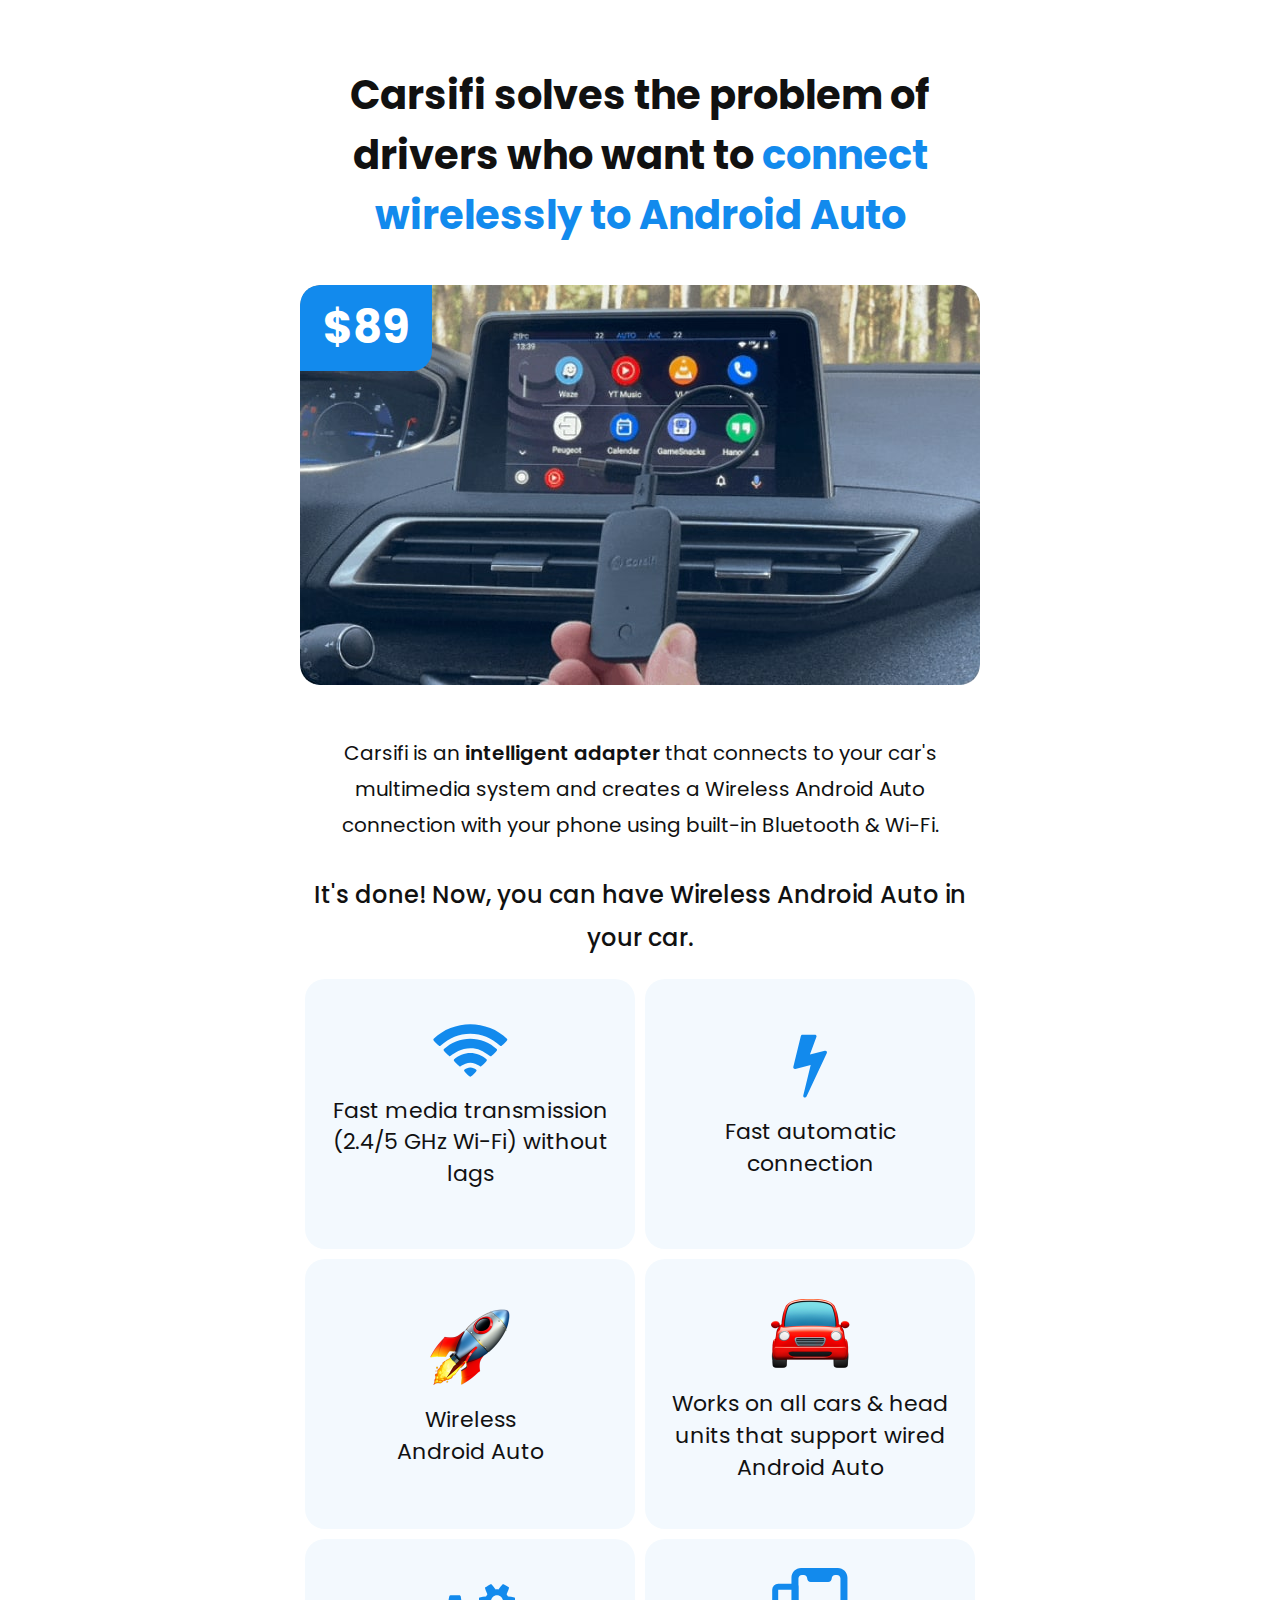
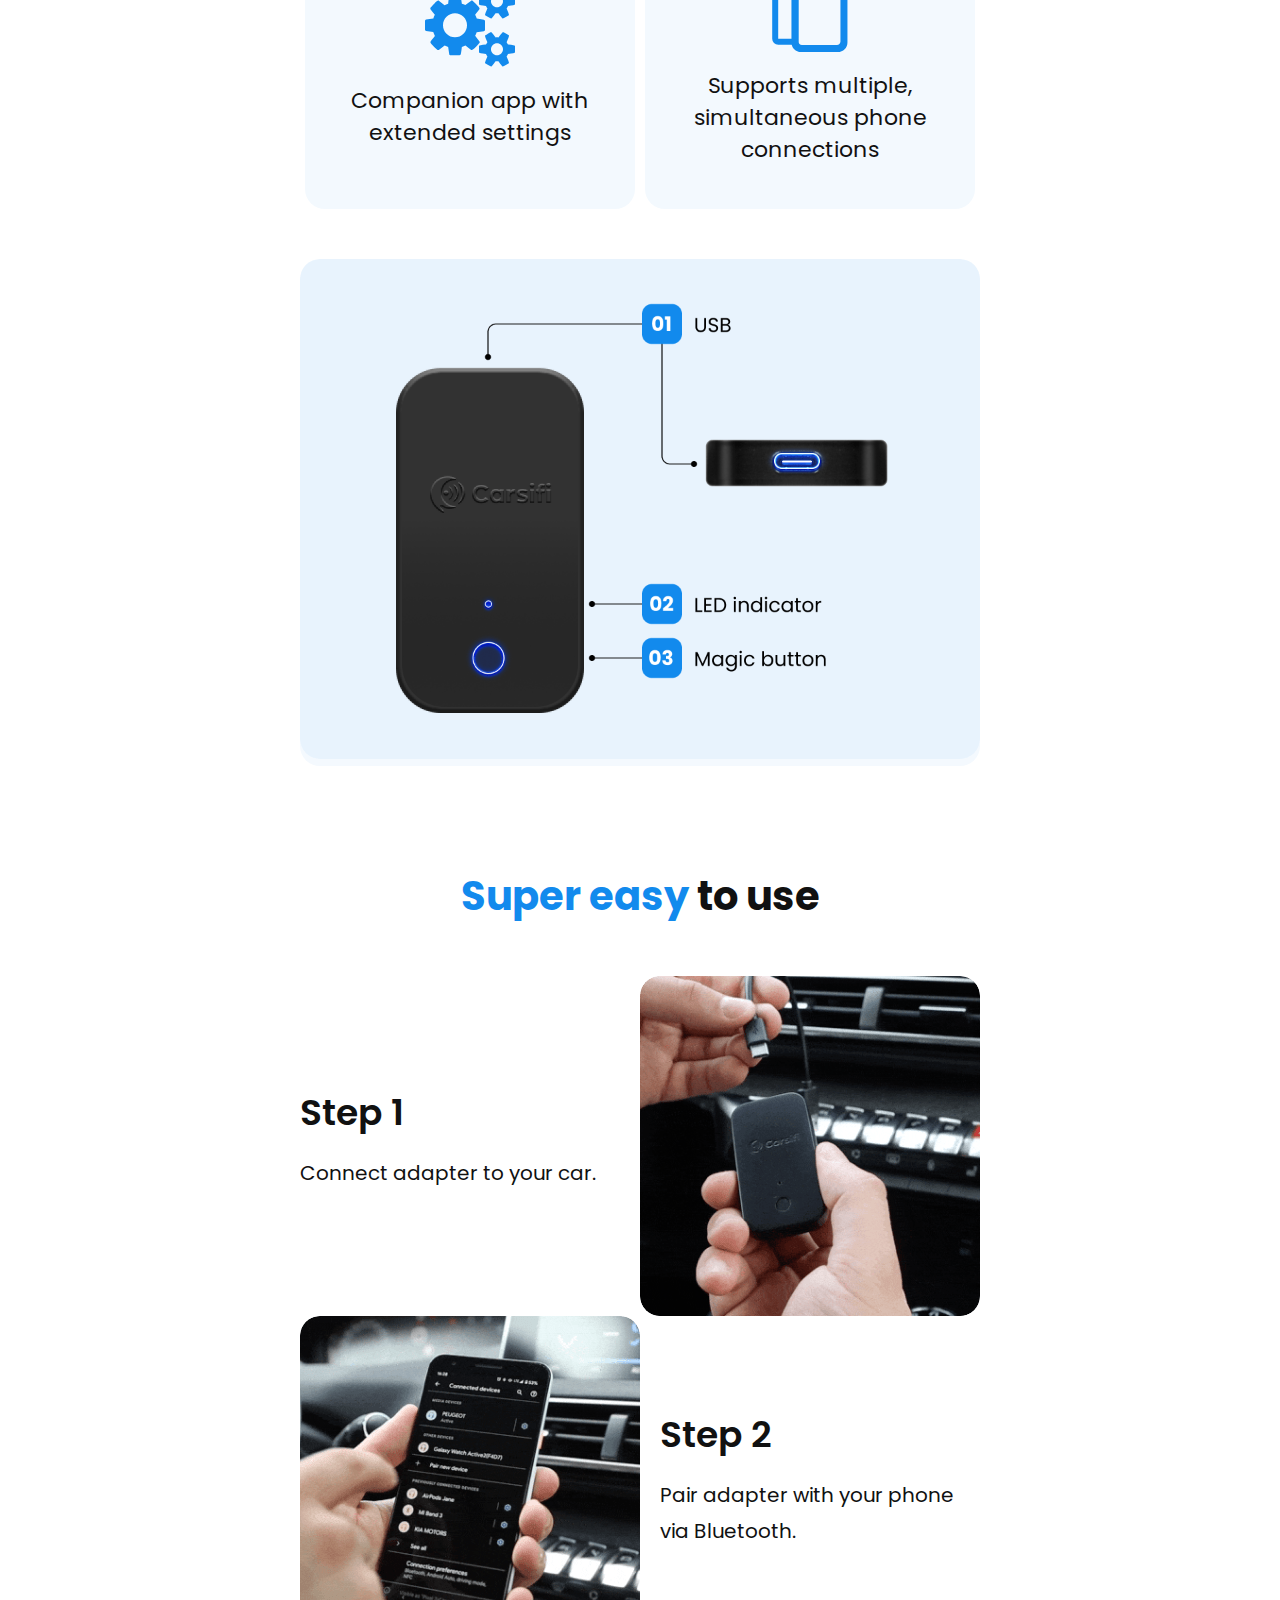
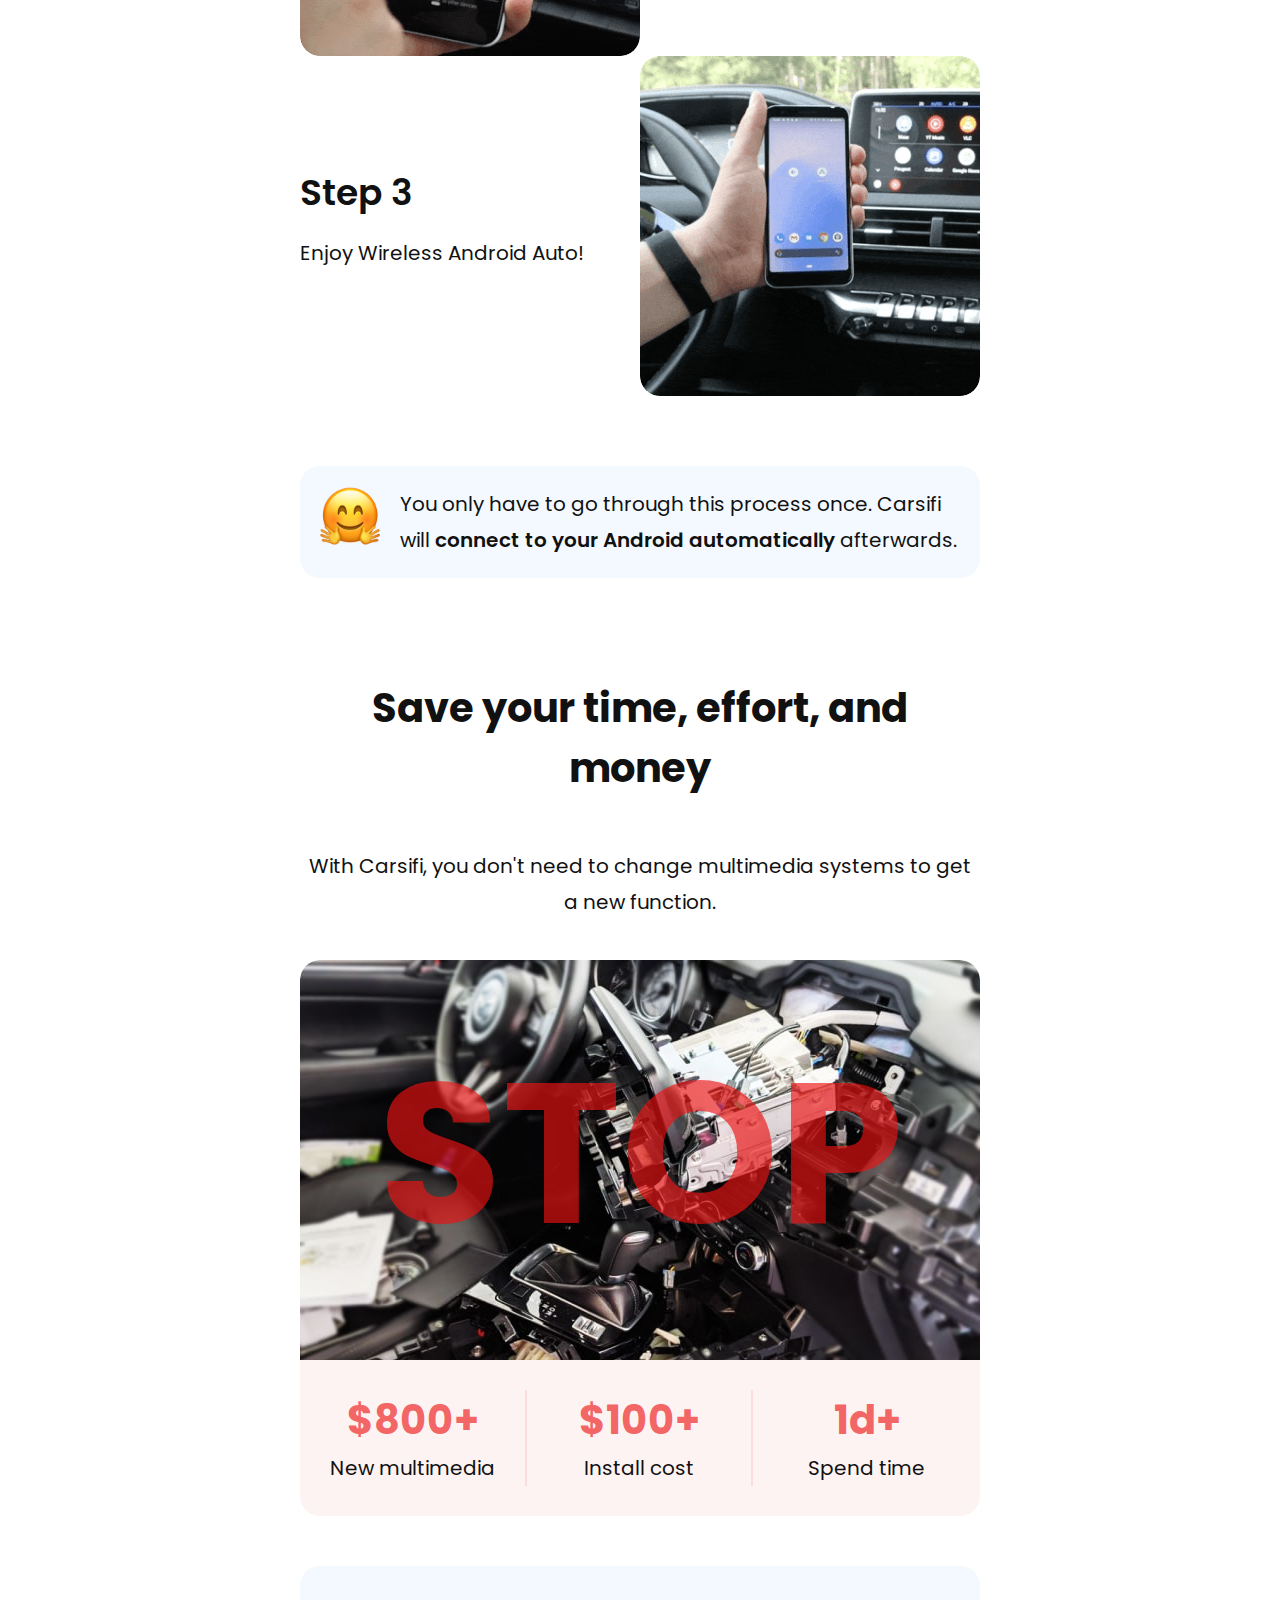
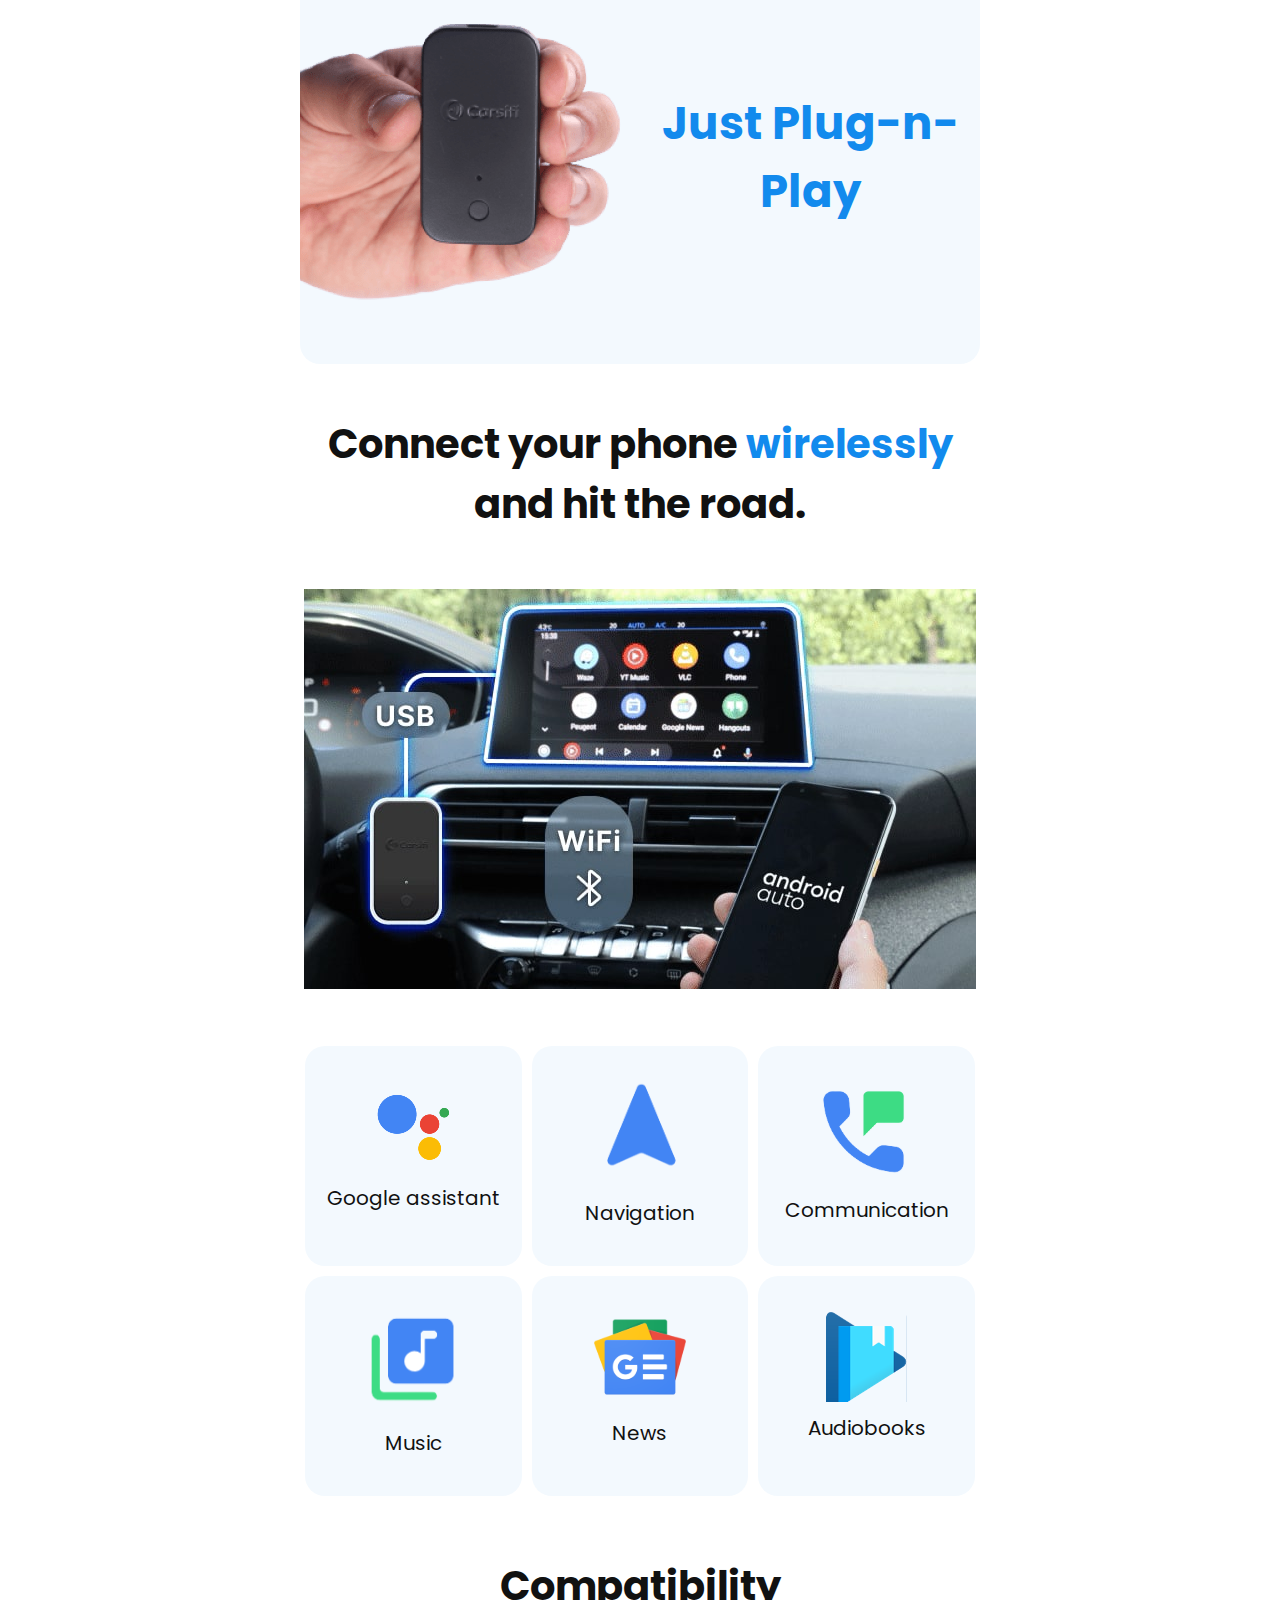
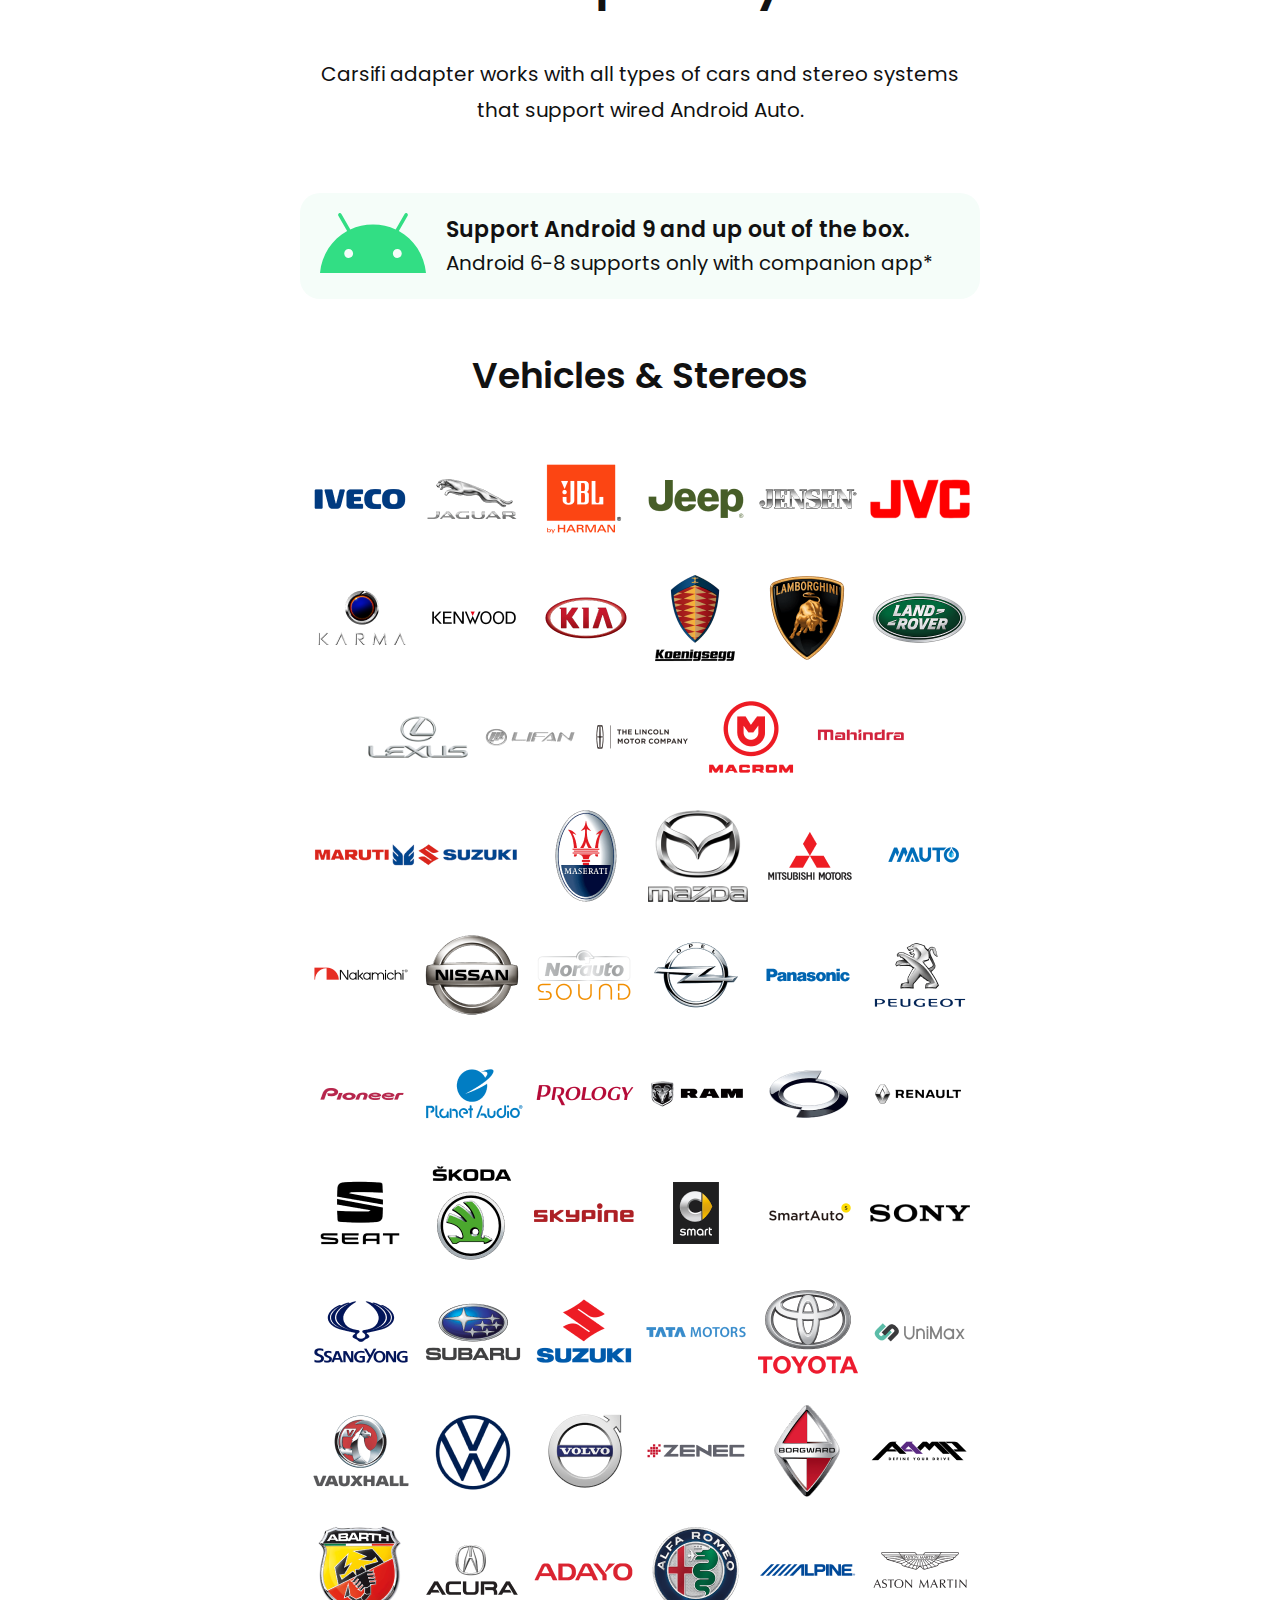
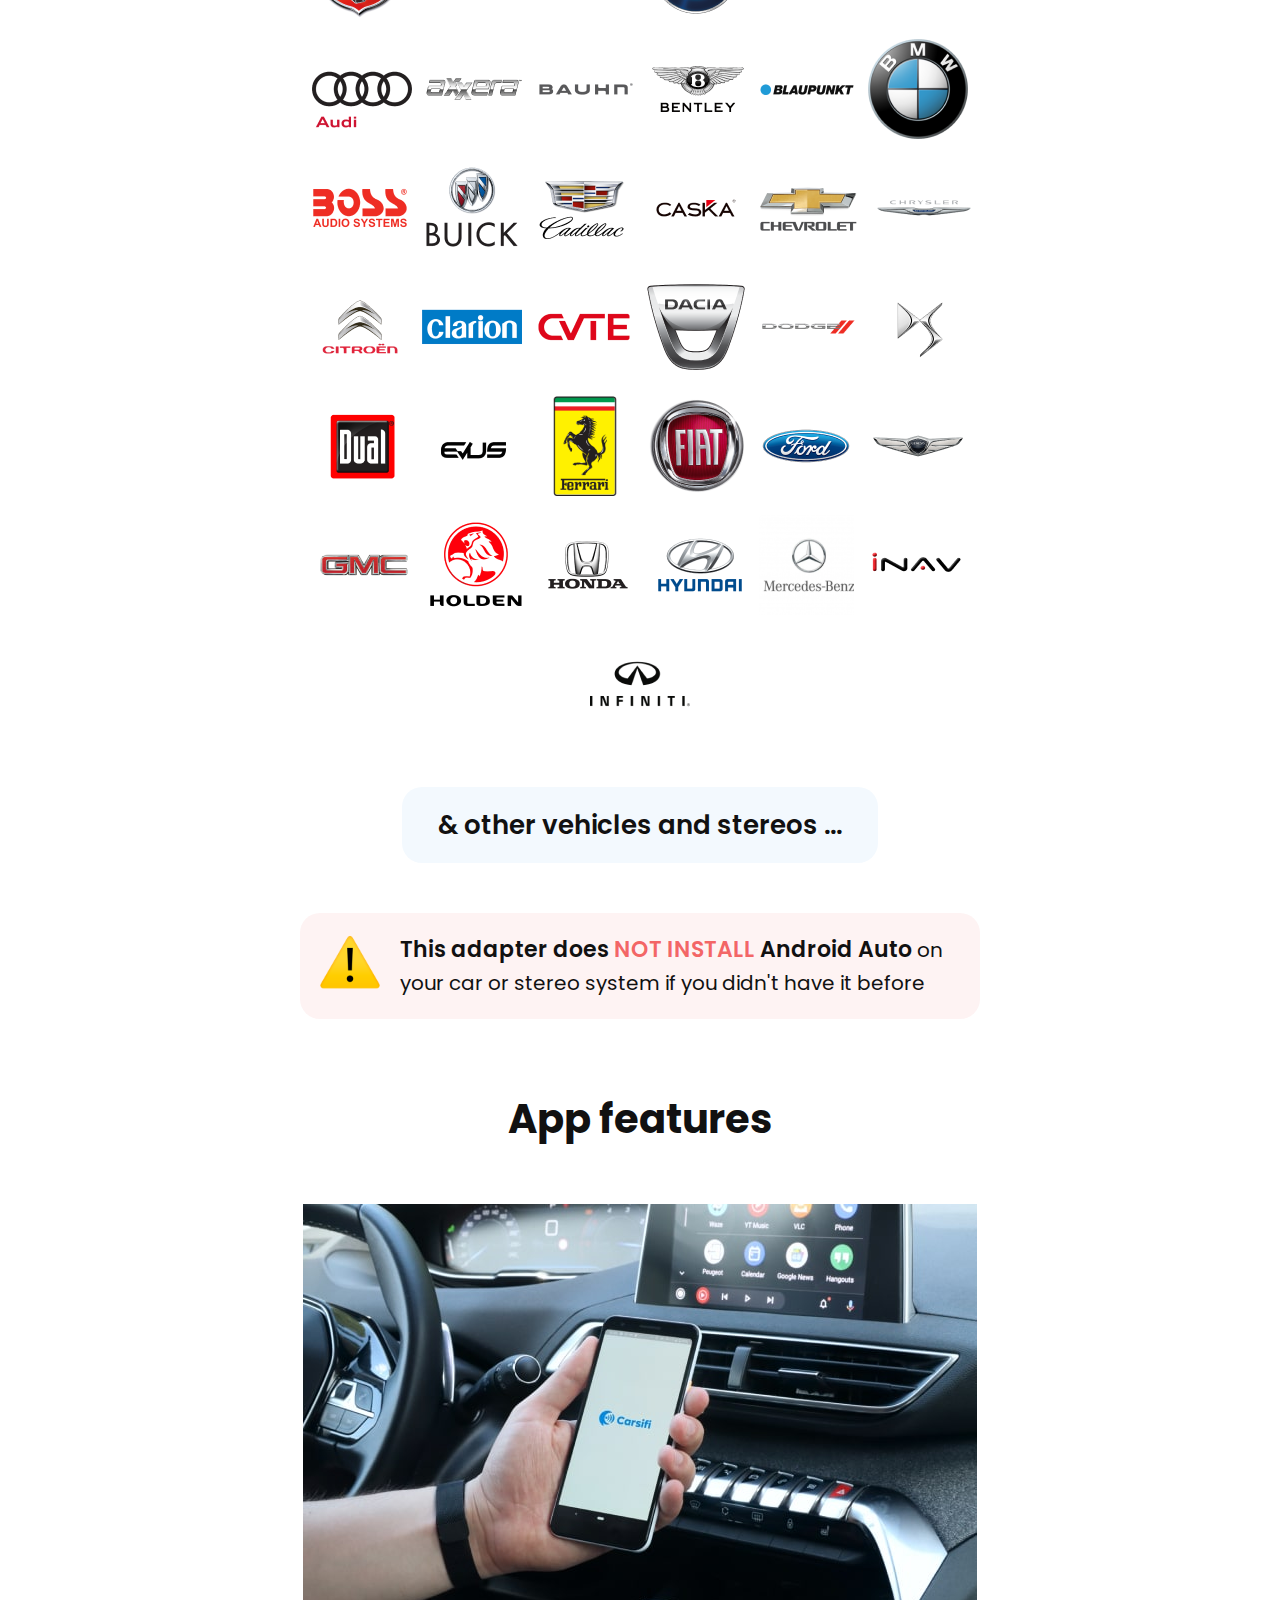
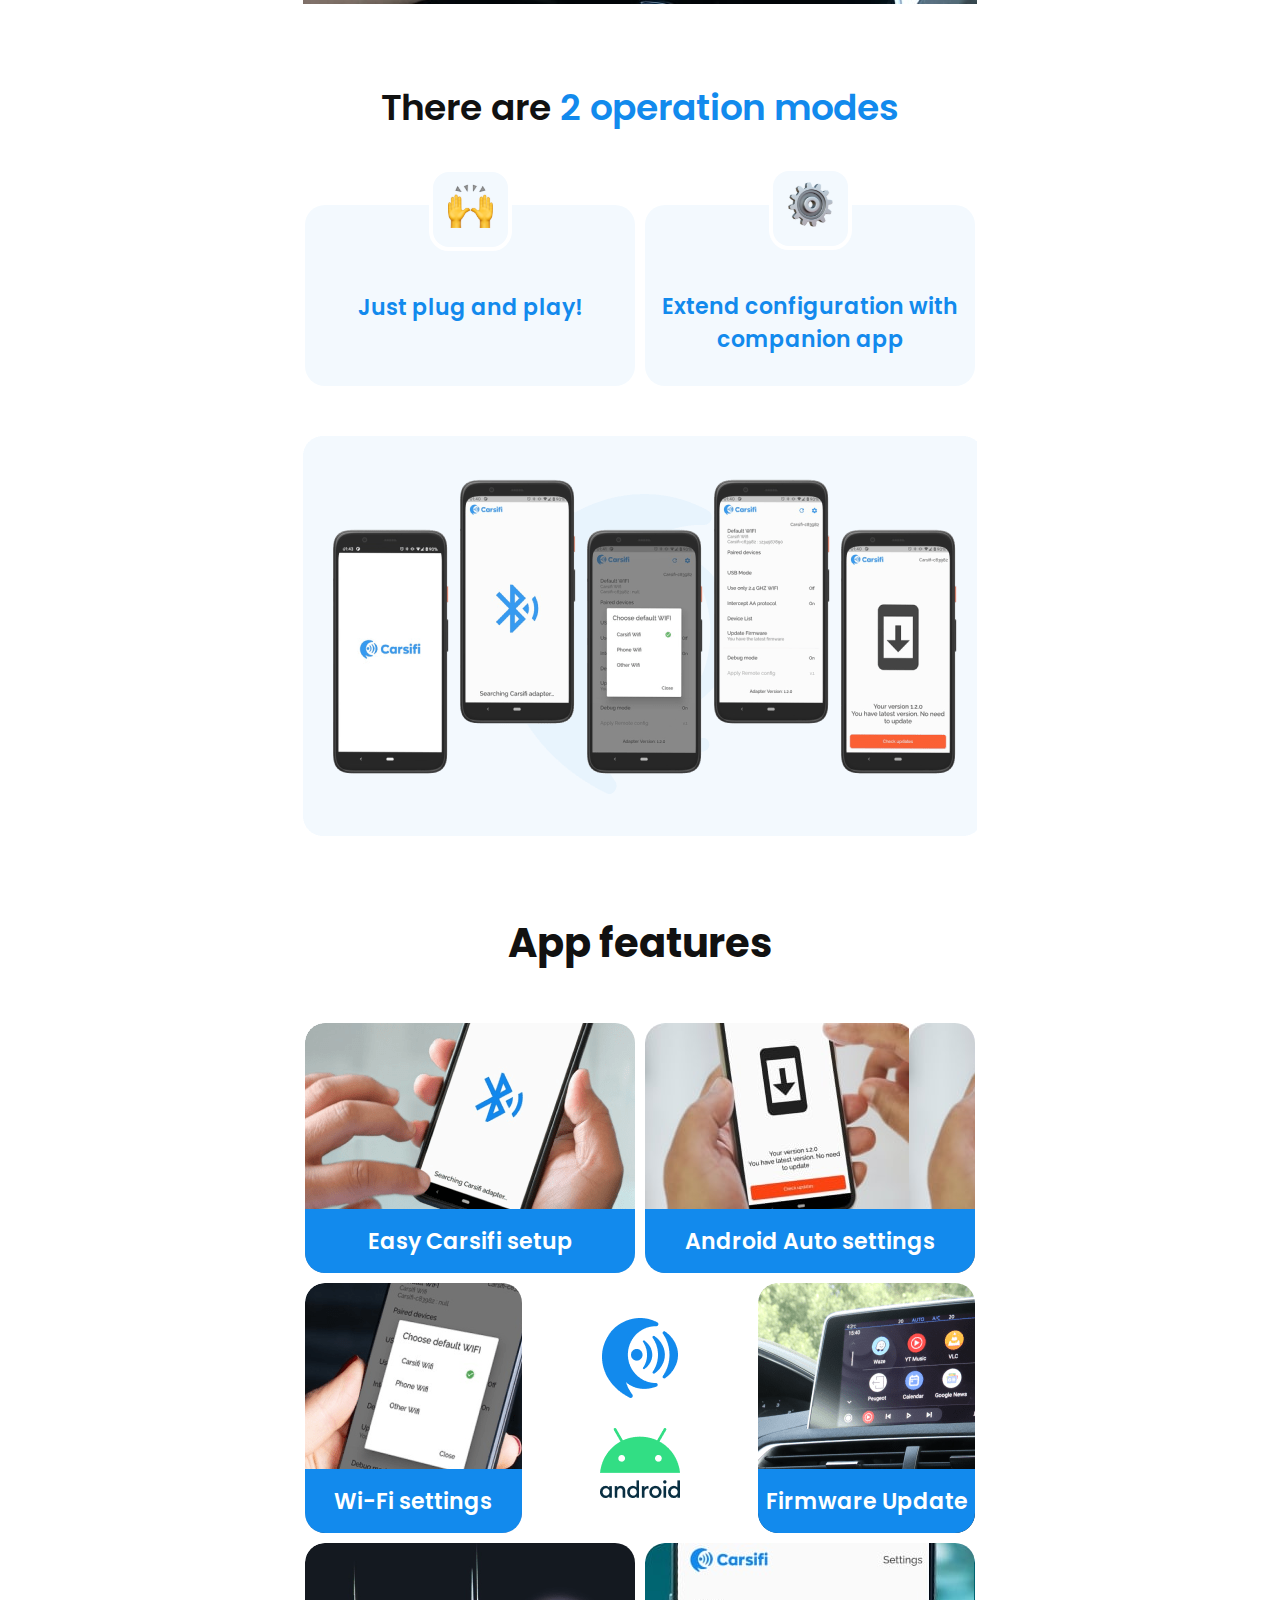
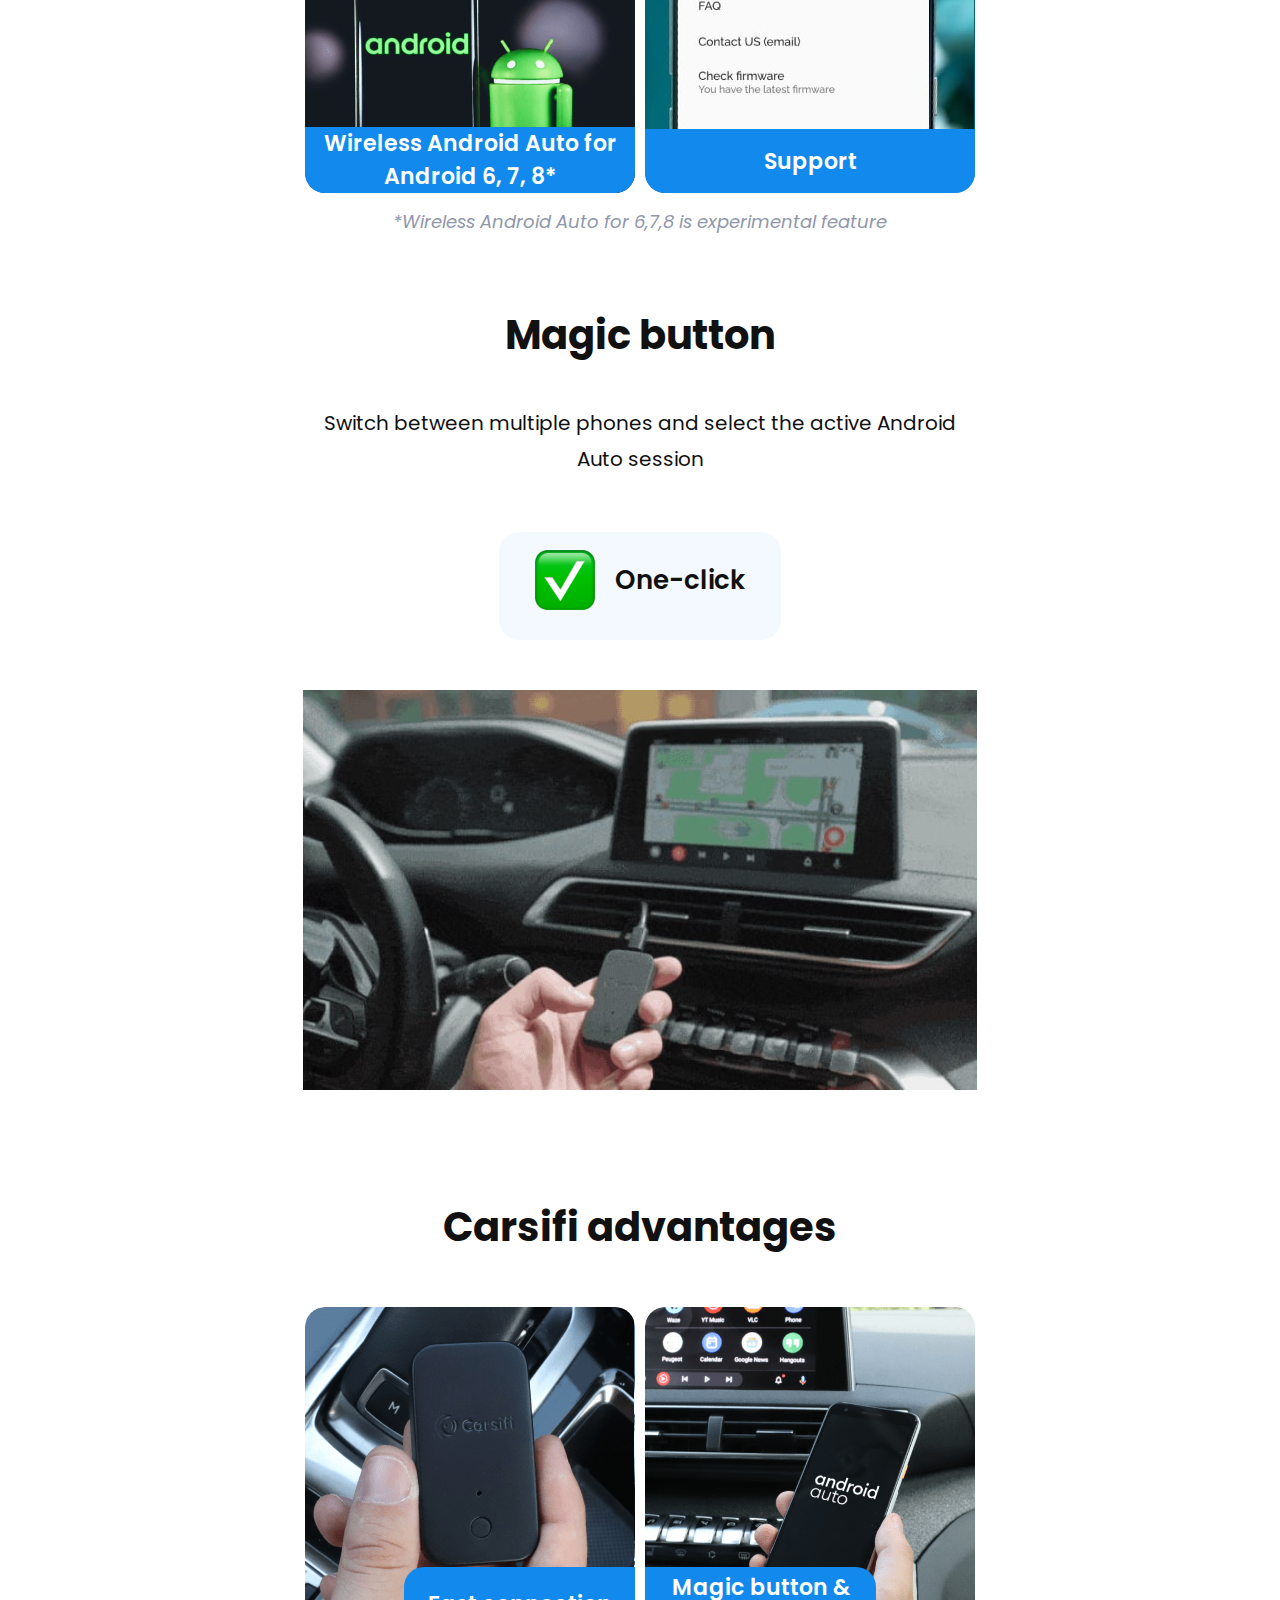
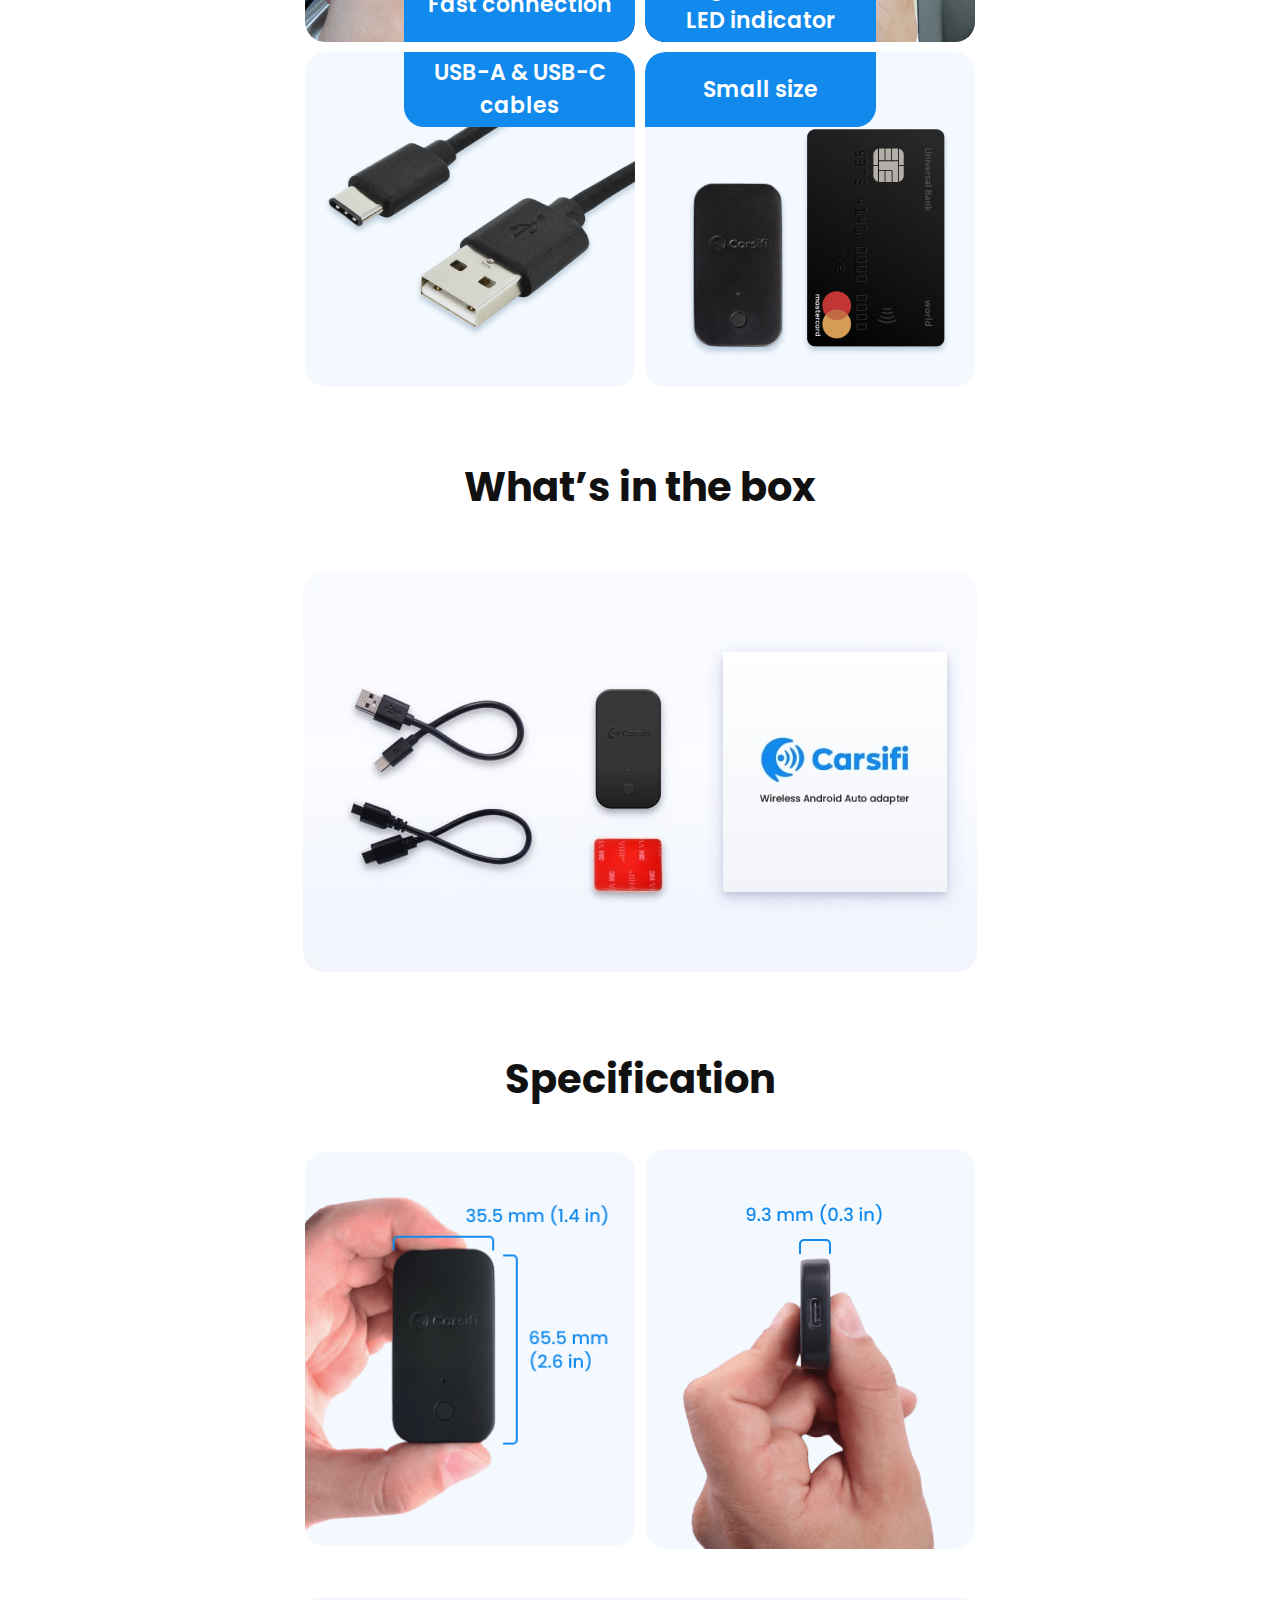
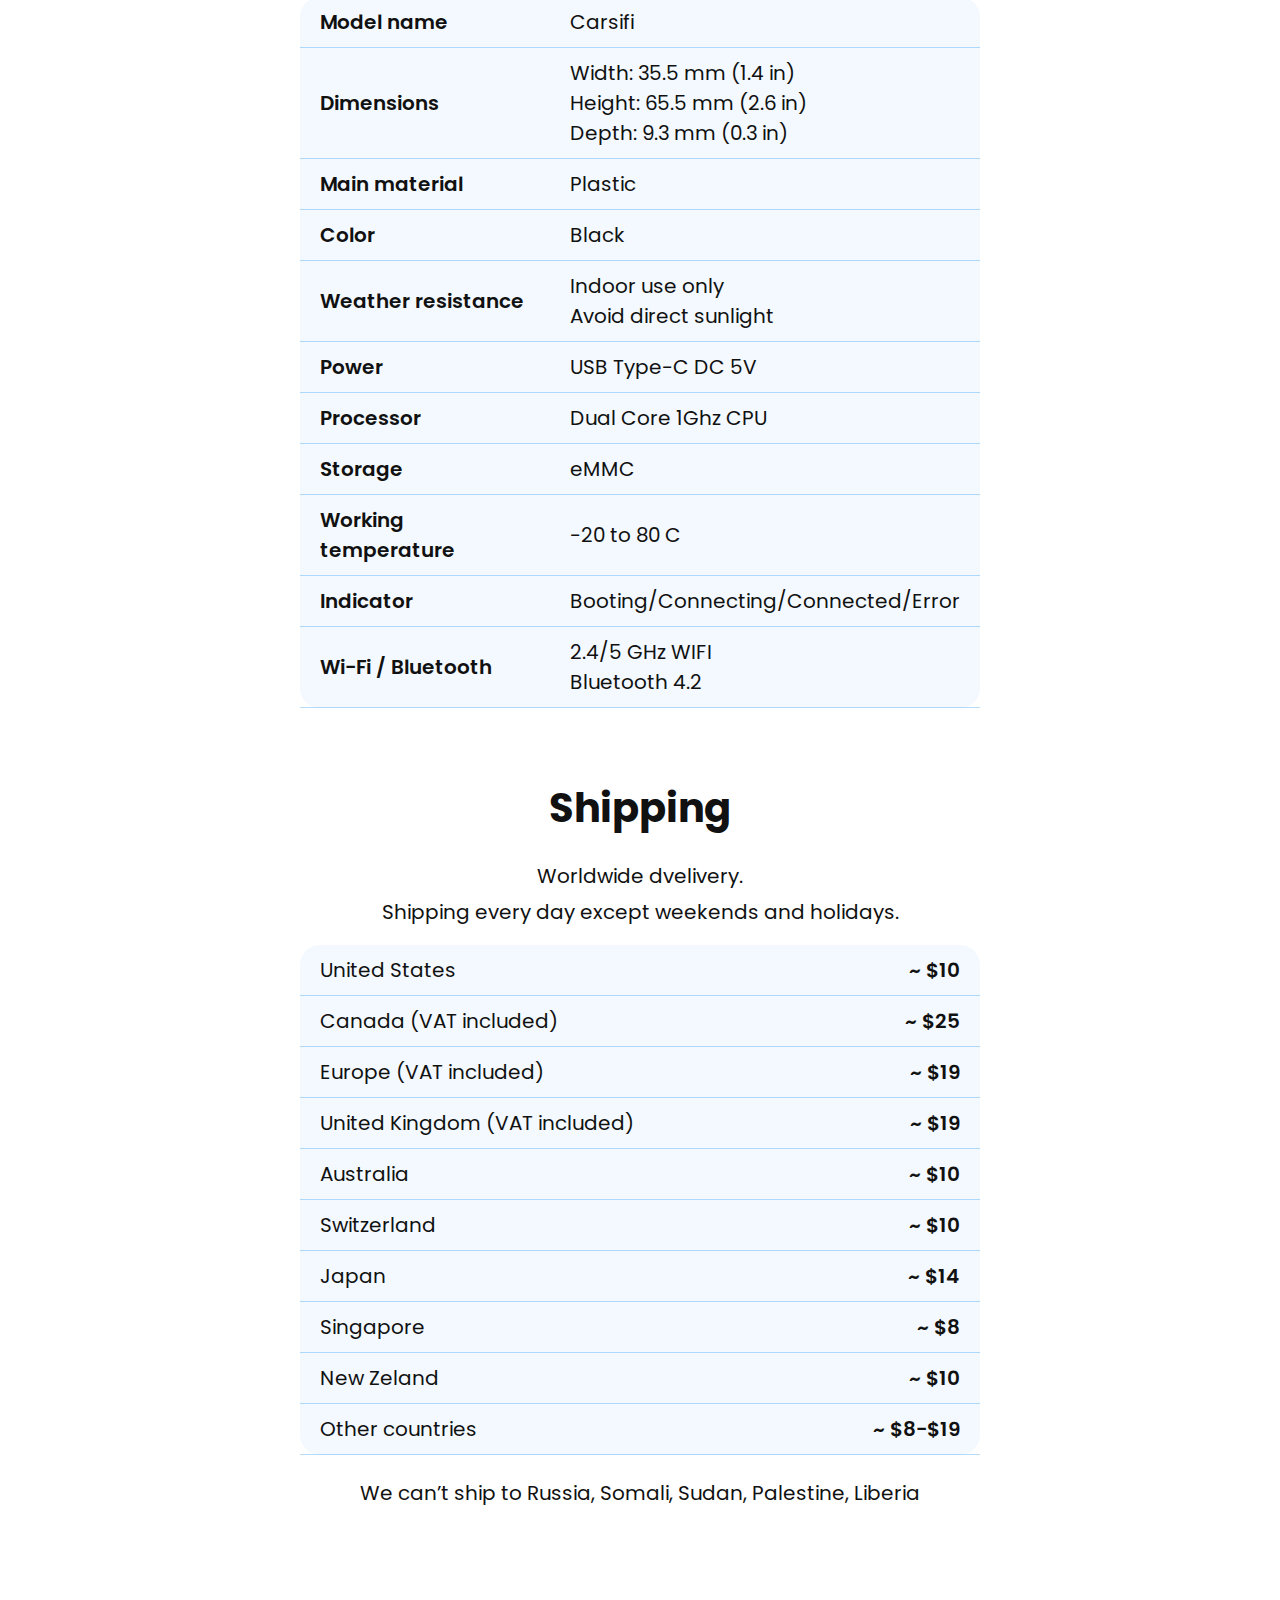
<file: table/global_index.html>
<!DOCTYPE html>
<html lang="en" style="padding: 0; margin: 0;">
<head>
	<meta charset="UTF-8">
	<meta http-equiv="X-UA-Compatible" content="IE=edge">
	<meta name="viewport" content="width=device-width, initial-scale=1.0">
	<link rel="preconnect" href="https://fonts.googleapis.com">
	<link rel="preconnect" href="https://fonts.gstatic.com" crossorigin="">
	<link href="https://fonts.googleapis.com/css2?family=Poppins:wght@400;500;600;700&display=swap" rel="stylesheet"> 
	<title>Carsifi - Wireless Android Auto adapter dongle for all cars (Official seller)</title>
	<meta name="description" content="<p>Works on all cars and head units which supports Android Auto. Works with Android smartphones (Android 5 and up). Automated connect to your Android device</p>">
	<meta name="keywords" content="<p>carsifi Wireless Android Auto Adapter, Carsifi Android Wireless Adapter for Cars, Carsifi Adapter, Android Auto Wireless Adapter, Carsifi Supports Android Auto Adapter, Wirelessly Connects Auto Adapter, Android Device Wirelessly Auto Adapter, Android Auto Car Adapter, Carsifi Wireless Android Auto Adapter, Carsifi Wireless Adapter</p>">
	<style type="text/css">
@media screen and (max-width:768px) {
  body {
    padding: 0px !important;
  }

  img.img-responsive {
    height: auto !important;
  }

  img.img-responsive,
.two-column .section,
.three-column .section,
.two-one-column .section,
.one-two-column .section {
    width: 100% !important;
    max-width: 100% !important;
  }

  h1 {
    font-size: 30px !important;
  }

  h2 {
    font-size: 25px !important;
  }

  h4 {
    font-size: 18px !important;
  }

  h5 {
    font-size: 14px !important;
  }

  p {
    font-size: 18px !important;
  }

  .text-big {
    font-size: 20px !important;
  }

  .main-table {
    padding: 0 10px !important;
  }

  .hero-img {
    height: 250px !important;
  }

  .feature-bx p {
    font-size: 20px !important;
    line-height: 1.45 !important;
  }

  .step-area .content {
    padding-right: 0 !important;
    text-align: center !important;
  }

  .step-area .section {
    padding-right: 0 !important;
    text-align: center !important;
  }

  .step-area .two-column .section {
    width: 100% !important;
    max-width: 50% !important;
  }

  .step-area h3 {
    font-size: 22px !important;
    margin-bottom: 5px !important;
  }

  .step-area p {
    font-size: 14px !important;
  }

  .effort-img h1 {
    font-size: 80px !important;
  }

  .effort-img {
    height: 250px !important;
  }

  .effort-items {
    padding: 10px 0 !important;
  }

  .effort-items .content {
    border-bottom: 2px solid rgba(237, 18, 18, 0.1) !important;
    border-right: 0 !important;
    padding: 10px 0 !important;
  }

  .effort-items .section:last-child .content {
    border-right: 0 !important;
    border-bottom: 0 !important;
  }

  .mode-item-img {
    margin-top: 0 !important;
  }

  .mode-area .inner-td {
    padding-bottom: 10px !important;
  }

  .service-last-text {
    font-size: 16px !important;
  }

  .btn {
    font-size: 20px !important;
  }

  .specification-table td,
.specification-table th {
    font-size: 12px !important;
  }

  .team-area .inner-td {
    padding-top: 10px !important;
  }

  .advantage-item-text {
    width: 100% !important;
    border-radius: 0 0 20px 20px !important;
  }

  .advantage-item {
    vertical-align: bottom !important;
  }
}
</style>
</head>
<body style="padding: 15px; line-height: 1.5; margin: 0;">

	<div class="wrapper" style="padding: 0; margin: 0; width: 100%; table-layout: fixed;">
		<div class="wrapper-inner" style="padding: 0; width: 100%; max-width: 680px; margin: 0 auto;">
			
			<table class="hero-area main-table text-center mt-50" style="padding: 0; border-spacing: 0; font-family: 'Poppins', sans-serif; color: #111; width: 100%; max-width: 680px; margin: 0 auto; background-color: #FFF; text-align: center; margin-top: 50px;" width="100%" bgcolor="#FFF" align="center">
				<tr style="padding: 0; margin: 0;">
					<td style="margin: 0; padding: 0;">
						<h2 style="padding: 0; margin: 0; color: #111; margin-top: 0px; margin-bottom: 15px; font-weight: 700; font-size: 40px;">Carsifi solves the problem of drivers who want to <span class="text-theme" style="padding: 0; margin: 0; color: #128AED;">connect wirelessly to Android Auto</span></h2>

						<table class="hero-img w-100 mt-40" style="padding: 0; margin: 0; border-spacing: 0; font-family: 'Poppins', sans-serif; color: #111; width: 100%; margin-top: 40px; height: 400px; vertical-align: top; display: table; border-radius: 20px; overflow: hidden; background-image: url(https://carsifi.github.io/listing/table/assets/hero.jpg);" width="100%" height="400" background="url(https://carsifi.github.io/listing/table/assets/hero.jpg)" valign="top">
							<tr style="padding: 0; margin: 0;">
								<td style="margin: 0; padding: 0; vertical-align: top; text-align: left;" valign="top" align="left"><h1 style="margin-top: 0px; margin-bottom: 15px; font-weight: 700; font-size: 45px; background: #128AED; display: inline-block; margin: 0; padding: .2em .5em; border-radius: 20px 0; color: #fff;">$89</h1></td>
							</tr>
						</table>

						<p class="mt-50" style="padding: 0; margin: 0; font-size: 20px; margin-bottom: 15px; line-height: 1.8; margin-top: 50px;">Carsifi is an <b style="padding: 0; margin: 0; font-weight: 600;">intelligent adapter</b> that connects to your car's multimedia system and creates a Wireless Android Auto connection with your phone using built-in Bluetooth & Wi-Fi.</p>


						<p class="text-big mt-30" style="padding: 0; margin: 0; margin-bottom: 15px; line-height: 1.8; margin-top: 30px; font-size: 24px;"><b style="padding: 0; margin: 0; font-weight: 500;">It's done! Now, you can have Wireless Android Auto in your car.</b></p>

						<table class="w-100 feature-boxes mt-20" style="padding: 0; margin: 0; border-spacing: 0; font-family: 'Poppins', sans-serif; color: #111; width: 100%; margin-top: 20px;" width="100%">
							<tr style="padding: 0; margin: 0;">
								<td class="two-column" style="margin: 0; padding: 0; font-size: 0;">
									<div class="section" style="padding: 0; margin: 0; width: 100%; max-width: 50%; display: inline-block; vertical-align: middle;">
										<table class="w-100" style="padding: 0; margin: 0; border-spacing: 0; font-family: 'Poppins', sans-serif; color: #111; width: 100%;" width="100%">
											<tr style="padding: 0; margin: 0;">
												<td class="content inner-td" style="margin: 0; padding: 0; padding-left: 5px; padding-right: 5px; width: 100%; font-size: 20px; padding-bottom: 10px;" width="100%">
													<table class="w-100" style="padding: 0; margin: 0; border-spacing: 0; font-family: 'Poppins', sans-serif; color: #111; width: 100%;" width="100%">
														<tr style="padding: 0; margin: 0;">
															<td class="feature-bx" style="margin: 0; border-radius: 20px; background: #F3F9FE; padding: 15px; height: 240px;" height="240">
																<img src="https://carsifi.github.io/listing/table/assets/f-1.svg" alt="" style="padding: 0; margin: 0; max-width: 100%; margin-bottom: 10px;">
																<p style="padding: 0; margin: 0; margin-bottom: 15px; font-size: 22px; line-height: 1.45;">Fast media transmission (2.4/5 GHz Wi-Fi) without lags</p>
															</td>
														</tr>
													</table>
												</td>
											</tr>
										</table>
									</div>
									<div class="section" style="padding: 0; margin: 0; width: 100%; max-width: 50%; display: inline-block; vertical-align: middle;">
										<table class="w-100" style="padding: 0; margin: 0; border-spacing: 0; font-family: 'Poppins', sans-serif; color: #111; width: 100%;" width="100%">
											<tr style="padding: 0; margin: 0;">
												<td class="content inner-td" style="margin: 0; padding: 0; padding-left: 5px; padding-right: 5px; width: 100%; font-size: 20px; padding-bottom: 10px;" width="100%">
													<table class="w-100" style="padding: 0; margin: 0; border-spacing: 0; font-family: 'Poppins', sans-serif; color: #111; width: 100%;" width="100%">
														<tr style="padding: 0; margin: 0;">
															<td class="feature-bx" style="margin: 0; border-radius: 20px; background: #F3F9FE; padding: 15px; height: 240px;" height="240">
																<img src="https://carsifi.github.io/listing/table/assets/f-2.svg" alt="" style="padding: 0; margin: 0; max-width: 100%; margin-bottom: 10px;">
																<p style="padding: 0; margin: 0; margin-bottom: 15px; font-size: 22px; line-height: 1.45;">Fast automatic connection</p>
															</td>
														</tr>
													</table>
												</td>
											</tr>
										</table>
									</div>
								</td>
							</tr>
							<tr style="padding: 0; margin: 0;">
								<td class="two-column" style="margin: 0; padding: 0; font-size: 0;">
									<div class="section" style="padding: 0; margin: 0; width: 100%; max-width: 50%; display: inline-block; vertical-align: middle;">
										<table class="w-100" style="padding: 0; margin: 0; border-spacing: 0; font-family: 'Poppins', sans-serif; color: #111; width: 100%;" width="100%">
											<tr style="padding: 0; margin: 0;">
												<td class="content inner-td" style="margin: 0; padding: 0; padding-left: 5px; padding-right: 5px; width: 100%; font-size: 20px; padding-bottom: 10px;" width="100%">
													<table class="w-100" style="padding: 0; margin: 0; border-spacing: 0; font-family: 'Poppins', sans-serif; color: #111; width: 100%;" width="100%">
														<tr style="padding: 0; margin: 0;">
															<td class="feature-bx" style="margin: 0; border-radius: 20px; background: #F3F9FE; padding: 15px; height: 240px;" height="240">
																<img src="https://carsifi.github.io/listing/table/assets/f-3.svg" alt="" style="padding: 0; margin: 0; max-width: 100%; margin-bottom: 10px;">
																<p style="padding: 0; margin: 0; margin-bottom: 15px; font-size: 22px; line-height: 1.45;">Wireless <br style="padding: 0; margin: 0;">
																	Android Auto </p>
															</td>
														</tr>
													</table>
												</td>
											</tr>
										</table>
									</div>
									<div class="section" style="padding: 0; margin: 0; width: 100%; max-width: 50%; display: inline-block; vertical-align: middle;">
										<table class="w-100" style="padding: 0; margin: 0; border-spacing: 0; font-family: 'Poppins', sans-serif; color: #111; width: 100%;" width="100%">
											<tr style="padding: 0; margin: 0;">
												<td class="content inner-td" style="margin: 0; padding: 0; padding-left: 5px; padding-right: 5px; width: 100%; font-size: 20px; padding-bottom: 10px;" width="100%">
													<table class="w-100" style="padding: 0; margin: 0; border-spacing: 0; font-family: 'Poppins', sans-serif; color: #111; width: 100%;" width="100%">
														<tr style="padding: 0; margin: 0;">
															<td class="feature-bx" style="margin: 0; border-radius: 20px; background: #F3F9FE; padding: 15px; height: 240px;" height="240">
																<img src="https://carsifi.github.io/listing/table/assets/f-4.svg" alt="" style="padding: 0; margin: 0; max-width: 100%; margin-bottom: 10px;">
																<p style="padding: 0; margin: 0; margin-bottom: 15px; font-size: 22px; line-height: 1.45;">Works on all cars & head units that support wired Android Auto</p>
															</td>
														</tr>
													</table>
												</td>
											</tr>
										</table>
									</div>
								</td>
							</tr>
							<tr style="padding: 0; margin: 0;">
								<td class="two-column" style="margin: 0; padding: 0; font-size: 0;">
									<div class="section" style="padding: 0; margin: 0; width: 100%; max-width: 50%; display: inline-block; vertical-align: middle;">
										<table class="w-100" style="padding: 0; margin: 0; border-spacing: 0; font-family: 'Poppins', sans-serif; color: #111; width: 100%;" width="100%">
											<tr style="padding: 0; margin: 0;">
												<td class="content inner-td" style="margin: 0; padding: 0; padding-left: 5px; padding-right: 5px; width: 100%; font-size: 20px; padding-bottom: 10px;" width="100%">
													<table class="w-100" style="padding: 0; margin: 0; border-spacing: 0; font-family: 'Poppins', sans-serif; color: #111; width: 100%;" width="100%">
														<tr style="padding: 0; margin: 0;">
															<td class="feature-bx" style="margin: 0; border-radius: 20px; background: #F3F9FE; padding: 15px; height: 240px;" height="240">
																<img src="https://carsifi.github.io/listing/table/assets/f-5.svg" alt="" style="padding: 0; margin: 0; max-width: 100%; margin-bottom: 10px;">
																<p style="padding: 0; margin: 0; margin-bottom: 15px; font-size: 22px; line-height: 1.45;">Companion app with extended settings</p>
															</td>
														</tr>
													</table>
												</td>
											</tr>
										</table>
									</div>
									<div class="section" style="padding: 0; margin: 0; width: 100%; max-width: 50%; display: inline-block; vertical-align: middle;">
										<table class="w-100" style="padding: 0; margin: 0; border-spacing: 0; font-family: 'Poppins', sans-serif; color: #111; width: 100%;" width="100%">
											<tr style="padding: 0; margin: 0;">
												<td class="content inner-td" style="margin: 0; padding: 0; padding-left: 5px; padding-right: 5px; width: 100%; font-size: 20px; padding-bottom: 10px;" width="100%">
													<table class="w-100" style="padding: 0; margin: 0; border-spacing: 0; font-family: 'Poppins', sans-serif; color: #111; width: 100%;" width="100%">
														<tr style="padding: 0; margin: 0;">
															<td class="feature-bx" style="margin: 0; border-radius: 20px; background: #F3F9FE; padding: 15px; height: 240px;" height="240">
																<img src="https://carsifi.github.io/listing/table/assets/f-6.svg" alt="" style="padding: 0; margin: 0; max-width: 100%; margin-bottom: 10px;">
																<p style="padding: 0; margin: 0; margin-bottom: 15px; font-size: 22px; line-height: 1.45;">Supports multiple, simultaneous phone connections</p>
															</td>
														</tr>
													</table>
												</td>
											</tr>
										</table>
									</div>
								</td>
							</tr>
						</table>

						<table class="w-100 mt-40" style="padding: 0; margin: 0; border-spacing: 0; font-family: 'Poppins', sans-serif; color: #111; width: 100%; margin-top: 40px;" width="100%">
							<tr style="padding: 0; margin: 0;">
								<td class="feature-img" style="margin: 0; padding: 0; background: #F4F9FE; border-radius: 20px;">
									<img src="https://carsifi.github.io/listing/table/assets/feature.png" alt="" style="padding: 0; margin: 0; max-width: 100%; border-radius: inherit;">
								</td>
							</tr>
						</table>
					</td>
				</tr>
			</table>

			<table class="step-area main-table mt-100" style="padding: 0; border-spacing: 0; font-family: 'Poppins', sans-serif; color: #111; width: 100%; max-width: 680px; margin: 0 auto; background-color: #FFF; margin-top: 100px;" width="100%" bgcolor="#FFF">
				<tr style="padding: 0; margin: 0;">
					<td style="margin: 0; padding: 0;">
						<h2 class="text-center" style="padding: 0; margin: 0; color: #111; margin-top: 0px; margin-bottom: 15px; font-weight: 700; font-size: 40px; text-align: center;"><span class="text-theme" style="padding: 0; margin: 0; color: #128AED;">Super easy</span> to use</h2>

						<table class="w-100 mt-50 step-content" style="padding: 0; margin: 0; border-spacing: 0; font-family: 'Poppins', sans-serif; color: #111; width: 100%; margin-top: 50px;" width="100%">
							<tbody style="padding: 0; margin: 0;">
								<tr style="padding: 0; margin: 0;">
									<td class="two-column" style="margin: 0; padding: 0; font-size: 0;">
										<div class="section" style="padding: 0; margin: 0; width: 100%; max-width: 50%; display: inline-block; vertical-align: middle;">
											<table class="w-100" style="padding: 0; margin: 0; border-spacing: 0; font-family: 'Poppins', sans-serif; color: #111; width: 100%;" width="100%">
												<tr style="padding: 0; margin: 0;">
													<td class="content" style="margin: 0; padding: 0; width: 100%; font-size: 20px; padding-right: 20px;" width="100%">
														<h3 style="padding: 0; margin: 0; color: #111; margin-top: 0px; margin-bottom: 15px; font-weight: 600; font-size: 36px;">Step 1</h3>
														<p style="padding: 0; margin: 0; font-size: 20px; margin-bottom: 15px; line-height: 1.8;">Connect adapter to your car.</p>
													</td>
												</tr>
											</table>
										</div>
										<div class="section" style="padding: 0; margin: 0; width: 100%; max-width: 50%; display: inline-block; vertical-align: middle;">
											<table class="w-100" style="padding: 0; margin: 0; border-spacing: 0; font-family: 'Poppins', sans-serif; color: #111; width: 100%;" width="100%">
												<tr style="padding: 0; margin: 0;">
													<td style="margin: 0; padding: 0;">
														<img src="https://carsifi.github.io/listing/table/assets/step-1.png" alt="" style="padding: 0; margin: 0; max-width: 100%; border-radius: 20px;">
													</td>
												</tr>
											</table>
										</div>
									</td>
								</tr>
								<tr style="padding: 0; margin: 0;">
									<td class="two-column" style="margin: 0; padding: 0; font-size: 0;">
										<div class="section" style="padding: 0; margin: 0; width: 100%; max-width: 50%; display: inline-block; vertical-align: middle;">
											<table class="w-100" style="padding: 0; margin: 0; border-spacing: 0; font-family: 'Poppins', sans-serif; color: #111; width: 100%;" width="100%">
												<tr style="padding: 0; margin: 0;">
													<td style="margin: 0; padding: 0;">
														<img src="https://carsifi.github.io/listing/table/assets/step-2.png" alt="" style="padding: 0; margin: 0; max-width: 100%; border-radius: 20px;">
													</td>
												</tr>
											</table>
										</div>
										<div class="section" style="padding: 0; margin: 0; width: 100%; max-width: 50%; display: inline-block; vertical-align: middle;">
											<table class="w-100" style="padding: 0; margin: 0; border-spacing: 0; font-family: 'Poppins', sans-serif; color: #111; width: 100%;" width="100%">
												<tr style="padding: 0; margin: 0;">
													<td class="content" style="margin: 0; padding: 0; width: 100%; font-size: 20px; padding-left: 20px; padding-right: 0px;" width="100%">
														<h3 style="padding: 0; margin: 0; color: #111; margin-top: 0px; margin-bottom: 15px; font-weight: 600; font-size: 36px;">Step 2</h3>
														<p style="padding: 0; margin: 0; font-size: 20px; margin-bottom: 15px; line-height: 1.8;">Pair adapter with your phone via Bluetooth.</p>
													</td>
												</tr>
											</table>
										</div>
									</td>
								</tr>
								<tr style="padding: 0; margin: 0;">
									<td class="two-column" style="margin: 0; padding: 0; font-size: 0;">
										<div class="section" style="padding: 0; margin: 0; width: 100%; max-width: 50%; display: inline-block; vertical-align: middle;">
											<table class="w-100" style="padding: 0; margin: 0; border-spacing: 0; font-family: 'Poppins', sans-serif; color: #111; width: 100%;" width="100%">
												<tr style="padding: 0; margin: 0;"> 
													<td class="content" style="margin: 0; padding: 0; width: 100%; font-size: 20px; padding-right: 20px;" width="100%">
														<h3 style="padding: 0; margin: 0; color: #111; margin-top: 0px; margin-bottom: 15px; font-weight: 600; font-size: 36px;">Step 3</h3>
														<p style="padding: 0; margin: 0; font-size: 20px; margin-bottom: 15px; line-height: 1.8;">Enjoy Wireless Android Auto!</p>
													</td>
												</tr>
											</table>
										</div>
										<div class="section" style="padding: 0; margin: 0; width: 100%; max-width: 50%; display: inline-block; vertical-align: middle;">
											<table class="w-100" style="padding: 0; margin: 0; border-spacing: 0; font-family: 'Poppins', sans-serif; color: #111; width: 100%;" width="100%">
												<tr style="padding: 0; margin: 0;">
													<td style="margin: 0; padding: 0;">
														<img src="https://carsifi.github.io/listing/table/assets/step-3.png" alt="" style="padding: 0; margin: 0; max-width: 100%; border-radius: 20px;">
													</td>
												</tr>
											</table>
										</div>
									</td>
								</tr>
							</tbody>
						</table>
					</td>
				</tr>
			</table>

			<table class="speech-bx main-table mt-70 mb-100" style="border-spacing: 0; font-family: 'Poppins', sans-serif; color: #111; width: 100%; max-width: 680px; margin: 0 auto; background-color: #FFF; margin-top: 70px; margin-bottom: 100px; background: #F3F9FE; border-radius: 20px; text-align: left; padding: 20px;" width="100%" bgcolor="#FFF" align="left">
				<tr style="padding: 0; margin: 0;">
					<td style="margin: 0; padding: 0;">
						<img src="https://carsifi.github.io/listing/table/assets/smile.svg" alt="" style="padding: 0; margin: 0; max-width: 100%; margin-right: 20px; float: left;">
						<p style="padding: 0; margin: 0; font-size: 20px; line-height: 1.8; margin-bottom: 0;">You only have to go through this process once. Carsifi will <b style="padding: 0; margin: 0; font-weight: 600;">connect to your Android automatically</b> afterwards.</p>
					</td>
				</tr>
			</table>

			<table class="effort-area main-table text-center" style="padding: 0; border-spacing: 0; font-family: 'Poppins', sans-serif; color: #111; width: 100%; max-width: 680px; margin: 0 auto; background-color: #FFF; text-align: center;" width="100%" bgcolor="#FFF" align="center">
				<tr style="padding: 0; margin: 0;">
					<td style="margin: 0; padding: 0;">
						<h2 style="padding: 0; margin: 0; color: #111; margin-top: 0px; margin-bottom: 15px; font-weight: 700; font-size: 40px;">Save your time, effort, and money</h2>
						<p class="mt-50" style="padding: 0; margin: 0; font-size: 20px; margin-bottom: 15px; line-height: 1.8; margin-top: 50px;">With Carsifi, you don't need to change multimedia systems to get    a new function.</p>


						<table class="w-100 effort-img mt-40" style="padding: 0; margin: 0; border-spacing: 0; font-family: 'Poppins', sans-serif; color: #111; width: 100%; margin-top: 40px; height: 400px; border-top-left-radius: 20px; border-top-right-radius: 20px; background-image: url(https://carsifi.github.io/listing/table/assets/effort.jpg);" width="100%" height="400" background="url(https://carsifi.github.io/listing/table/assets/effort.jpg)">
							<tr style="padding: 0; margin: 0;">
								<td style="margin: 0; padding: 0;">
									<h1 style="padding: 0; margin: 0; margin-top: 0px; margin-bottom: 15px; font-weight: 700; font-size: 200px; color: rgba(237, 18, 18, 0.65);">STOP</h1>
								</td>
							</tr>
						</table>

						<table class="w-100 effort-items" style="margin: 0; border-spacing: 0; font-family: 'Poppins', sans-serif; color: #111; width: 100%; padding: 30px 0; border-bottom-right-radius: 20px; border-bottom-left-radius: 20px; background-color: #FEF3F3;" width="100%" bgcolor="#FEF3F3">
							<tr style="padding: 0; margin: 0;">
								<td class="three-column" style="margin: 0; padding: 0; font-size: 0;">
									<div class="section" style="padding: 0; margin: 0; width: 100%; max-width: 33.33%; display: inline-block; vertical-align: middle;">
										<table class="w-100" style="padding: 0; margin: 0; border-spacing: 0; font-family: 'Poppins', sans-serif; color: #111; width: 100%;" width="100%">
											<tr style="padding: 0; margin: 0;">
												<td class="content" style="margin: 0; padding: 0; width: 100%; font-size: 20px; border-right: 2px solid rgba(237, 18, 18, 0.1);" width="100%">
													<h2 style="padding: 0; margin: 0; margin-top: 0px; font-weight: 700; font-size: 40px; margin-bottom: 0; color: rgba(237, 18, 18, 0.65);">$800+</h2>
													<p style="padding: 0; margin: 0; font-size: 20px; line-height: 1.8; margin-bottom: 0;">New multimedia</p>
												</td>
											</tr>
										</table>
									</div>
									<div class="section" style="padding: 0; margin: 0; width: 100%; max-width: 33.33%; display: inline-block; vertical-align: middle;">
										<table class="w-100" style="padding: 0; margin: 0; border-spacing: 0; font-family: 'Poppins', sans-serif; color: #111; width: 100%;" width="100%">
											<tr style="padding: 0; margin: 0;">
												<td class="content" style="margin: 0; padding: 0; width: 100%; font-size: 20px; border-right: 2px solid rgba(237, 18, 18, 0.1);" width="100%">
													<h2 style="padding: 0; margin: 0; margin-top: 0px; font-weight: 700; font-size: 40px; margin-bottom: 0; color: rgba(237, 18, 18, 0.65);">$100+</h2>
													<p style="padding: 0; margin: 0; font-size: 20px; line-height: 1.8; margin-bottom: 0;">Install cost</p>
												</td>
											</tr>
										</table>
									</div>
									<div class="section" style="padding: 0; margin: 0; width: 100%; max-width: 33.33%; display: inline-block; vertical-align: middle;">
										<table class="w-100" style="padding: 0; margin: 0; border-spacing: 0; font-family: 'Poppins', sans-serif; color: #111; width: 100%;" width="100%">
											<tr style="padding: 0; margin: 0;">
												<td class="content" style="margin: 0; padding: 0; width: 100%; font-size: 20px; border-right: 0;" width="100%">
													<h2 style="padding: 0; margin: 0; margin-top: 0px; font-weight: 700; font-size: 40px; margin-bottom: 0; color: rgba(237, 18, 18, 0.65);">1d+</h2>
													<p style="padding: 0; margin: 0; font-size: 20px; line-height: 1.8; margin-bottom: 0;">Spend time</p>
												</td>
											</tr>
										</table>
									</div>
								</td>
							</tr>
						</table>

						<table class="w-100 plug-bx mt-50" style="margin: 0; border-spacing: 0; font-family: 'Poppins', sans-serif; color: #111; width: 100%; margin-top: 50px; padding: 40px 0; border-radius: 20px; background-color: #F3F9FE;" width="100%" bgcolor="#F3F9FE">
							<tr style="padding: 0; margin: 0;">
								<td class="two-column" style="margin: 0; padding: 0; font-size: 0;">
									<div class="section" style="padding: 0; margin: 0; width: 100%; max-width: 50%; display: inline-block; vertical-align: middle;">
										<table class="w-100" style="padding: 0; margin: 0; border-spacing: 0; font-family: 'Poppins', sans-serif; color: #111; width: 100%;" width="100%">
											<tr style="padding: 0; margin: 0;">
												<td style="margin: 0; padding: 0;">
													<img src="https://carsifi.github.io/listing/table/assets/plug.png" alt="" style="padding: 0; margin: 0; max-width: 100%;">
												</td>
											</tr>
										</table>
									</div>
									<div class="section" style="padding: 0; margin: 0; width: 100%; max-width: 50%; display: inline-block; vertical-align: middle;">
										<table class="w-100" style="padding: 0; margin: 0; border-spacing: 0; font-family: 'Poppins', sans-serif; color: #111; width: 100%;" width="100%">
											<tr style="padding: 0; margin: 0;">
												<td class="content" style="margin: 0; padding: 0; width: 100%; font-size: 20px;" width="100%">
													<h1 class="text-theme" style="padding: 0; margin: 0; margin-top: 0px; margin-bottom: 15px; font-weight: 700; font-size: 45px; color: #128AED;">Just
														Plug-n-Play</h1>
												</td>
											</tr>
										</table>
									</div>
								</td>
							</tr>
						</table>

					</td>
				</tr>
			</table>

			<table class="connect-area main-area text-center mt-50" style="padding: 0; margin: 0; border-spacing: 0; font-family: 'Poppins', sans-serif; color: #111; text-align: center; margin-top: 50px;" align="center">
				<tr style="padding: 0; margin: 0;">
					<td style="margin: 0; padding: 0;">
						<h2 style="padding: 0; margin: 0; color: #111; margin-top: 0px; margin-bottom: 15px; font-weight: 700; font-size: 40px;">Connect your phone <span class="text-theme" style="padding: 0; margin: 0; color: #128AED;">wirelessly</span> and hit the road.</h2>

						<img class="mt-40" src="https://carsifi.github.io/listing/table/assets/conntect.jpg" alt="" style="padding: 0; margin: 0; max-width: 100%; margin-top: 40px;">

						<table class="w-100 mt-50 connect-wrap" style="padding: 0; margin: 0; border-spacing: 0; font-family: 'Poppins', sans-serif; color: #111; width: 100%; margin-top: 50px;" width="100%">
							<tr style="padding: 0; margin: 0;">
								<td class="three-column" style="margin: 0; padding: 0; font-size: 0;">
									<div class="section" style="padding: 0; margin: 0; width: 100%; max-width: 33.33%; display: inline-block; vertical-align: middle;">
										<table class="w-100" style="padding: 0; margin: 0; border-spacing: 0; font-family: 'Poppins', sans-serif; color: #111; width: 100%;" width="100%">
											<tr style="padding: 0; margin: 0;">
												<td class="inner-td" style="margin: 0; padding: 0; padding-left: 5px; padding-right: 5px; padding-bottom: 10px;">
													<table class="w-100" style="padding: 0; margin: 0; border-spacing: 0; font-family: 'Poppins', sans-serif; color: #111; width: 100%;" width="100%">
														<tr style="padding: 0; margin: 0;">
															<td class="connect-item content" style="margin: 0; padding: 0; width: 100%; background: #F3F9FE; border-radius: 20px; height: 220px; font-size: 20px;" width="100%" height="220">
																<img src="https://carsifi.github.io/listing/table/assets/c-1.png" alt="" style="padding: 0; margin: 0; max-width: 100%;">
																<p style="padding: 0; margin: 0; font-size: 20px; margin-bottom: 15px; line-height: 1.8;">Google
																	assistant</p>
															</td>
														</tr>
													</table>
												</td>
											</tr>
										</table>
									</div>
									<div class="section" style="padding: 0; margin: 0; width: 100%; max-width: 33.33%; display: inline-block; vertical-align: middle;">
										<table class="w-100" style="padding: 0; margin: 0; border-spacing: 0; font-family: 'Poppins', sans-serif; color: #111; width: 100%;" width="100%">
											<tr style="padding: 0; margin: 0;">
												<td class="inner-td" style="margin: 0; padding: 0; padding-left: 5px; padding-right: 5px; padding-bottom: 10px;">
													<table class="w-100" style="padding: 0; margin: 0; border-spacing: 0; font-family: 'Poppins', sans-serif; color: #111; width: 100%;" width="100%">
														<tr style="padding: 0; margin: 0;">
															<td class="connect-item content" style="margin: 0; padding: 0; width: 100%; background: #F3F9FE; border-radius: 20px; height: 220px; font-size: 20px;" width="100%" height="220">
																<img src="https://carsifi.github.io/listing/table/assets/c-2.svg" alt="" style="padding: 0; margin: 0; max-width: 100%;">
																<p style="padding: 0; margin: 0; font-size: 20px; margin-bottom: 15px; line-height: 1.8;">Navigation</p>
															</td>
														</tr>
													</table>
												</td>
											</tr>
										</table>
									</div>
									<div class="section" style="padding: 0; margin: 0; width: 100%; max-width: 33.33%; display: inline-block; vertical-align: middle;">
										<table class="w-100" style="padding: 0; margin: 0; border-spacing: 0; font-family: 'Poppins', sans-serif; color: #111; width: 100%;" width="100%">
											<tr style="padding: 0; margin: 0;">
												<td class="inner-td" style="margin: 0; padding: 0; padding-left: 5px; padding-right: 5px; padding-bottom: 10px;">
													<table class="w-100" style="padding: 0; margin: 0; border-spacing: 0; font-family: 'Poppins', sans-serif; color: #111; width: 100%;" width="100%">
														<tr style="padding: 0; margin: 0;">
															<td class="connect-item content" style="margin: 0; padding: 0; width: 100%; background: #F3F9FE; border-radius: 20px; height: 220px; font-size: 20px;" width="100%" height="220">
																<img src="https://carsifi.github.io/listing/table/assets/c-3.svg" alt="" style="padding: 0; margin: 0; max-width: 100%;">
																<p style="padding: 0; margin: 0; font-size: 20px; margin-bottom: 15px; line-height: 1.8;">Communication</p>
															</td>
														</tr>
													</table>
												</td>
											</tr>
										</table>
									</div>
								</td>
							</tr>
							<tr style="padding: 0; margin: 0;">
								<td class="three-column" style="margin: 0; padding: 0; font-size: 0;">
									<div class="section" style="padding: 0; margin: 0; width: 100%; max-width: 33.33%; display: inline-block; vertical-align: middle;">
										<table class="w-100" style="padding: 0; margin: 0; border-spacing: 0; font-family: 'Poppins', sans-serif; color: #111; width: 100%;" width="100%">
											<tr style="padding: 0; margin: 0;">
												<td class="inner-td" style="margin: 0; padding: 0; padding-left: 5px; padding-right: 5px; padding-bottom: 10px;">
													<table class="w-100" style="padding: 0; margin: 0; border-spacing: 0; font-family: 'Poppins', sans-serif; color: #111; width: 100%;" width="100%">
														<tr style="padding: 0; margin: 0;">
															<td class="connect-item content" style="margin: 0; padding: 0; width: 100%; background: #F3F9FE; border-radius: 20px; height: 220px; font-size: 20px;" width="100%" height="220">
																<img src="https://carsifi.github.io/listing/table/assets/c-4.svg" alt="" style="padding: 0; margin: 0; max-width: 100%;">
																<p style="padding: 0; margin: 0; font-size: 20px; margin-bottom: 15px; line-height: 1.8;">Music</p>
															</td>
														</tr>
													</table>
												</td>
											</tr>
										</table>
									</div>
									<div class="section" style="padding: 0; margin: 0; width: 100%; max-width: 33.33%; display: inline-block; vertical-align: middle;">
										<table class="w-100" style="padding: 0; margin: 0; border-spacing: 0; font-family: 'Poppins', sans-serif; color: #111; width: 100%;" width="100%">
											<tr style="padding: 0; margin: 0;">
												<td class="inner-td" style="margin: 0; padding: 0; padding-left: 5px; padding-right: 5px; padding-bottom: 10px;">
													<table class="w-100" style="padding: 0; margin: 0; border-spacing: 0; font-family: 'Poppins', sans-serif; color: #111; width: 100%;" width="100%">
														<tr style="padding: 0; margin: 0;">
															<td class="connect-item content" style="margin: 0; padding: 0; width: 100%; background: #F3F9FE; border-radius: 20px; height: 220px; font-size: 20px;" width="100%" height="220">
																<img src="https://carsifi.github.io/listing/table/assets/c-5.svg" alt="" style="padding: 0; margin: 0; max-width: 100%;">
																<p style="padding: 0; margin: 0; font-size: 20px; margin-bottom: 15px; line-height: 1.8;">News</p>
															</td>
														</tr>
													</table>
												</td>
											</tr>
										</table>
									</div>
									<div class="section" style="padding: 0; margin: 0; width: 100%; max-width: 33.33%; display: inline-block; vertical-align: middle;">
										<table class="w-100" style="padding: 0; margin: 0; border-spacing: 0; font-family: 'Poppins', sans-serif; color: #111; width: 100%;" width="100%">
											<tr style="padding: 0; margin: 0;">
												<td class="inner-td" style="margin: 0; padding: 0; padding-left: 5px; padding-right: 5px; padding-bottom: 10px;">
													<table class="w-100" style="padding: 0; margin: 0; border-spacing: 0; font-family: 'Poppins', sans-serif; color: #111; width: 100%;" width="100%">
														<tr style="padding: 0; margin: 0;">
															<td class="connect-item content" style="margin: 0; padding: 0; width: 100%; background: #F3F9FE; border-radius: 20px; height: 220px; font-size: 20px;" width="100%" height="220">
																<img src="https://carsifi.github.io/listing/table/assets/c-6.png" alt="" style="padding: 0; margin: 0; max-width: 100%;">
																<p style="padding: 0; margin: 0; font-size: 20px; margin-bottom: 15px; line-height: 1.8;">Audiobooks</p>
															</td>
														</tr>
													</table>
												</td>
											</tr>
										</table>
									</div>
								</td>
							</tr>
						</table>
					</td>
				</tr>
			</table>

			<table class="compatibility-area main-table mt-50 text-center" style="padding: 0; border-spacing: 0; font-family: 'Poppins', sans-serif; color: #111; width: 100%; max-width: 680px; margin: 0 auto; background-color: #FFF; text-align: center; margin-top: 50px;" width="100%" bgcolor="#FFF" align="center">
				<tr style="padding: 0; margin: 0;">
					<td style="margin: 0; padding: 0;">
						<h2 style="padding: 0; margin: 0; color: #111; margin-top: 0px; margin-bottom: 15px; font-weight: 700; font-size: 40px;">Compatibility</h2>
						<p class="mt-40" style="padding: 0; margin: 0; font-size: 20px; margin-bottom: 15px; line-height: 1.8; margin-top: 40px;">Carsifi adapter works with all types of cars and stereo systems that support wired Android Auto. </p>

						<table class="speech-bx w-100 mt-50" style="margin: 0; border-spacing: 0; font-family: 'Poppins', sans-serif; color: #111; width: 100%; margin-top: 50px; background: #F3F9FE; border-radius: 20px; text-align: left; background-color: #F5FDF9; padding: 20px;" width="100%" bgcolor="#F5FDF9" align="left">
							<tr style="padding: 0; margin: 0;">
								<td style="margin: 0; padding: 0;">
									<img src="https://carsifi.github.io/listing/table/assets/apk.svg" alt="" style="padding: 0; margin: 0; max-width: 100%; margin-right: 20px; float: left;">
									<h4 style="padding: 0; margin: 0; color: #111; margin-top: 0px; font-weight: 600; font-size: 22px; margin-bottom: 0;">Support Android 9 and up out of the box. <span style="padding: 0; margin: 0; font-size: 20px; font-weight: 400;">Android 6-8 supports only with companion app*</span></h4>
								</td>
							</tr>
						</table>
					</td>
				</tr>
			</table>

			<table class="brand-area main-table text-center mt-50" style="padding: 0; border-spacing: 0; font-family: 'Poppins', sans-serif; color: #111; width: 100%; max-width: 680px; margin: 0 auto; background-color: #FFF; text-align: center; margin-top: 50px;" width="100%" bgcolor="#FFF" align="center">
				<tr style="padding: 0; margin: 0;">
					<td style="margin: 0; padding: 0;">
						<h3 style="padding: 0; margin: 0; color: #111; margin-top: 0px; margin-bottom: 15px; font-weight: 600; font-size: 36px;">Vehicles & Stereos</h3>

						<div class="brands mt-40" style="padding: 0; margin: 0; margin-top: 40px;">
							<img src="https://carsifi.github.io/listing/table/assets/brand/(1).png" alt="" style="margin: 0; max-width: 100%; padding: 6px;"><img src="https://carsifi.github.io/listing/table/assets/brand/(2).png" alt="" style="margin: 0; max-width: 100%; padding: 6px;"><img src="https://carsifi.github.io/listing/table/assets/brand/(3).png" alt="" style="margin: 0; max-width: 100%; padding: 6px;"><img src="https://carsifi.github.io/listing/table/assets/brand/(4).png" alt="" style="margin: 0; max-width: 100%; padding: 6px;"><img src="https://carsifi.github.io/listing/table/assets/brand/(5).png" alt="" style="margin: 0; max-width: 100%; padding: 6px;"><img src="https://carsifi.github.io/listing/table/assets/brand/(6).png" alt="" style="margin: 0; max-width: 100%; padding: 6px;"><img src="https://carsifi.github.io/listing/table/assets/brand/(7).png" alt="" style="margin: 0; max-width: 100%; padding: 6px;"><img src="https://carsifi.github.io/listing/table/assets/brand/(8).png" alt="" style="margin: 0; max-width: 100%; padding: 6px;"><img src="https://carsifi.github.io/listing/table/assets/brand/(9).png" alt="" style="margin: 0; max-width: 100%; padding: 6px;"><img src="https://carsifi.github.io/listing/table/assets/brand/(10).png" alt="" style="margin: 0; max-width: 100%; padding: 6px;"><img src="https://carsifi.github.io/listing/table/assets/brand/(11).png" alt="" style="margin: 0; max-width: 100%; padding: 6px;"><img src="https://carsifi.github.io/listing/table/assets/brand/(12).png" alt="" style="margin: 0; max-width: 100%; padding: 6px;"><img src="https://carsifi.github.io/listing/table/assets/brand/(13).png" alt="" style="margin: 0; max-width: 100%; padding: 6px;"><img src="https://carsifi.github.io/listing/table/assets/brand/(14).png" alt="" style="margin: 0; max-width: 100%; padding: 6px;"><img src="https://carsifi.github.io/listing/table/assets/brand/(15).png" alt="" style="margin: 0; max-width: 100%; padding: 6px;"><img src="https://carsifi.github.io/listing/table/assets/brand/(16).png" alt="" style="margin: 0; max-width: 100%; padding: 6px;"><img src="https://carsifi.github.io/listing/table/assets/brand/(17).png" alt="" style="margin: 0; max-width: 100%; padding: 6px;"><img src="https://carsifi.github.io/listing/table/assets/brand/(18).png" alt="" style="margin: 0; max-width: 100%; padding: 6px;"><img src="https://carsifi.github.io/listing/table/assets/brand/(19).png" alt="" style="margin: 0; max-width: 100%; padding: 6px;"><img src="https://carsifi.github.io/listing/table/assets/brand/(20).png" alt="" style="margin: 0; max-width: 100%; padding: 6px;"><img src="https://carsifi.github.io/listing/table/assets/brand/(21).png" alt="" style="margin: 0; max-width: 100%; padding: 6px;"><img src="https://carsifi.github.io/listing/table/assets/brand/(22).png" alt="" style="margin: 0; max-width: 100%; padding: 6px;"><img src="https://carsifi.github.io/listing/table/assets/brand/(23).png" alt="" style="margin: 0; max-width: 100%; padding: 6px;"><img src="https://carsifi.github.io/listing/table/assets/brand/(24).png" alt="" style="margin: 0; max-width: 100%; padding: 6px;"><img src="https://carsifi.github.io/listing/table/assets/brand/(25).png" alt="" style="margin: 0; max-width: 100%; padding: 6px;"><img src="https://carsifi.github.io/listing/table/assets/brand/(26).png" alt="" style="margin: 0; max-width: 100%; padding: 6px;"><img src="https://carsifi.github.io/listing/table/assets/brand/(27).png" alt="" style="margin: 0; max-width: 100%; padding: 6px;"><img src="https://carsifi.github.io/listing/table/assets/brand/(28).png" alt="" style="margin: 0; max-width: 100%; padding: 6px;"><img src="https://carsifi.github.io/listing/table/assets/brand/(29).png" alt="" style="margin: 0; max-width: 100%; padding: 6px;"><img src="https://carsifi.github.io/listing/table/assets/brand/(30).png" alt="" style="margin: 0; max-width: 100%; padding: 6px;"><img src="https://carsifi.github.io/listing/table/assets/brand/(31).png" alt="" style="margin: 0; max-width: 100%; padding: 6px;"><img src="https://carsifi.github.io/listing/table/assets/brand/(32).png" alt="" style="margin: 0; max-width: 100%; padding: 6px;"><img src="https://carsifi.github.io/listing/table/assets/brand/(33).png" alt="" style="margin: 0; max-width: 100%; padding: 6px;"><img src="https://carsifi.github.io/listing/table/assets/brand/(34).png" alt="" style="margin: 0; max-width: 100%; padding: 6px;"><img src="https://carsifi.github.io/listing/table/assets/brand/(35).png" alt="" style="margin: 0; max-width: 100%; padding: 6px;"><img src="https://carsifi.github.io/listing/table/assets/brand/(36).png" alt="" style="margin: 0; max-width: 100%; padding: 6px;"><img src="https://carsifi.github.io/listing/table/assets/brand/(37).png" alt="" style="margin: 0; max-width: 100%; padding: 6px;"><img src="https://carsifi.github.io/listing/table/assets/brand/(38).png" alt="" style="margin: 0; max-width: 100%; padding: 6px;"><img src="https://carsifi.github.io/listing/table/assets/brand/(39).png" alt="" style="margin: 0; max-width: 100%; padding: 6px;"><img src="https://carsifi.github.io/listing/table/assets/brand/(40).png" alt="" style="margin: 0; max-width: 100%; padding: 6px;"><img src="https://carsifi.github.io/listing/table/assets/brand/(41).png" alt="" style="margin: 0; max-width: 100%; padding: 6px;"><img src="https://carsifi.github.io/listing/table/assets/brand/(42).png" alt="" style="margin: 0; max-width: 100%; padding: 6px;"><img src="https://carsifi.github.io/listing/table/assets/brand/(43).png" alt="" style="margin: 0; max-width: 100%; padding: 6px;"><img src="https://carsifi.github.io/listing/table/assets/brand/(44).png" alt="" style="margin: 0; max-width: 100%; padding: 6px;"><img src="https://carsifi.github.io/listing/table/assets/brand/(45).png" alt="" style="margin: 0; max-width: 100%; padding: 6px;"><img src="https://carsifi.github.io/listing/table/assets/brand/(46).png" alt="" style="margin: 0; max-width: 100%; padding: 6px;"><img src="https://carsifi.github.io/listing/table/assets/brand/(47).png" alt="" style="margin: 0; max-width: 100%; padding: 6px;"><img src="https://carsifi.github.io/listing/table/assets/brand/(48).png" alt="" style="margin: 0; max-width: 100%; padding: 6px;"><img src="https://carsifi.github.io/listing/table/assets/brand/(49).png" alt="" style="margin: 0; max-width: 100%; padding: 6px;"><img src="https://carsifi.github.io/listing/table/assets/brand/(50).png" alt="" style="margin: 0; max-width: 100%; padding: 6px;"><img src="https://carsifi.github.io/listing/table/assets/brand/(51).png" alt="" style="margin: 0; max-width: 100%; padding: 6px;"><img src="https://carsifi.github.io/listing/table/assets/brand/(52).png" alt="" style="margin: 0; max-width: 100%; padding: 6px;"><img src="https://carsifi.github.io/listing/table/assets/brand/(53).png" alt="" style="margin: 0; max-width: 100%; padding: 6px;"><img src="https://carsifi.github.io/listing/table/assets/brand/(54).png" alt="" style="margin: 0; max-width: 100%; padding: 6px;"><img src="https://carsifi.github.io/listing/table/assets/brand/(55).png" alt="" style="margin: 0; max-width: 100%; padding: 6px;"><img src="https://carsifi.github.io/listing/table/assets/brand/(56).png" alt="" style="margin: 0; max-width: 100%; padding: 6px;"><img src="https://carsifi.github.io/listing/table/assets/brand/(57).png" alt="" style="margin: 0; max-width: 100%; padding: 6px;"><img src="https://carsifi.github.io/listing/table/assets/brand/(58).png" alt="" style="margin: 0; max-width: 100%; padding: 6px;"><img src="https://carsifi.github.io/listing/table/assets/brand/(59).png" alt="" style="margin: 0; max-width: 100%; padding: 6px;"><img src="https://carsifi.github.io/listing/table/assets/brand/(60).png" alt="" style="margin: 0; max-width: 100%; padding: 6px;"><img src="https://carsifi.github.io/listing/table/assets/brand/(61).png" alt="" style="margin: 0; max-width: 100%; padding: 6px;"><img src="https://carsifi.github.io/listing/table/assets/brand/(62).png" alt="" style="margin: 0; max-width: 100%; padding: 6px;"><img src="https://carsifi.github.io/listing/table/assets/brand/(63).png" alt="" style="margin: 0; max-width: 100%; padding: 6px;"><img src="https://carsifi.github.io/listing/table/assets/brand/(64).png" alt="" style="margin: 0; max-width: 100%; padding: 6px;"><img src="https://carsifi.github.io/listing/table/assets/brand/(65).png" alt="" style="margin: 0; max-width: 100%; padding: 6px;"><img src="https://carsifi.github.io/listing/table/assets/brand/(66).png" alt="" style="margin: 0; max-width: 100%; padding: 6px;"><img src="https://carsifi.github.io/listing/table/assets/brand/(67).png" alt="" style="margin: 0; max-width: 100%; padding: 6px;"><img src="https://carsifi.github.io/listing/table/assets/brand/(68).png" alt="" style="margin: 0; max-width: 100%; padding: 6px;"><img src="https://carsifi.github.io/listing/table/assets/brand/(69).png" alt="" style="margin: 0; max-width: 100%; padding: 6px;">
							<img src="https://carsifi.github.io/listing/table/assets/brand/(70).png" alt="" style="margin: 0; max-width: 100%; padding: 6px;"><img src="https://carsifi.github.io/listing/table/assets/brand/(71).png" alt="" style="margin: 0; max-width: 100%; padding: 6px;"><img src="https://carsifi.github.io/listing/table/assets/brand/(72).png" alt="" style="margin: 0; max-width: 100%; padding: 6px;"><img src="https://carsifi.github.io/listing/table/assets/brand/(73).png" alt="" style="margin: 0; max-width: 100%; padding: 6px;"><img src="https://carsifi.github.io/listing/table/assets/brand/(74).png" alt="" style="margin: 0; max-width: 100%; padding: 6px;"><img src="https://carsifi.github.io/listing/table/assets/brand/(75).png" alt="" style="margin: 0; max-width: 100%; padding: 6px;"><img src="https://carsifi.github.io/listing/table/assets/brand/(76).png" alt="" style="margin: 0; max-width: 100%; padding: 6px;"><img src="https://carsifi.github.io/listing/table/assets/brand/(77).png" alt="" style="margin: 0; max-width: 100%; padding: 6px;"><img src="https://carsifi.github.io/listing/table/assets/brand/(78).png" alt="" style="margin: 0; max-width: 100%; padding: 6px;"><img src="https://carsifi.github.io/listing/table/assets/brand/(79).png" alt="" style="margin: 0; max-width: 100%; padding: 6px;"><img src="https://carsifi.github.io/listing/table/assets/brand/(80).png" alt="" style="margin: 0; max-width: 100%; padding: 6px;"><img src="https://carsifi.github.io/listing/table/assets/brand/(81).png" alt="" style="margin: 0; max-width: 100%; padding: 6px;"><img src="https://carsifi.github.io/listing/table/assets/brand/(82).png" alt="" style="margin: 0; max-width: 100%; padding: 6px;"><img src="https://carsifi.github.io/listing/table/assets/brand/(83).png" alt="" style="margin: 0; max-width: 100%; padding: 6px;"><img src="https://carsifi.github.io/listing/table/assets/brand/(84).png" alt="" style="margin: 0; max-width: 100%; padding: 6px;"><img src="https://carsifi.github.io/listing/table/assets/brand/(85).png" alt="" style="margin: 0; max-width: 100%; padding: 6px;"><img src="https://carsifi.github.io/listing/table/assets/brand/(86).png" alt="" style="margin: 0; max-width: 100%; padding: 6px;"><img src="https://carsifi.github.io/listing/table/assets/brand/(87).png" alt="" style="margin: 0; max-width: 100%; padding: 6px;"><img src="https://carsifi.github.io/listing/table/assets/brand/(88).png" alt="" style="margin: 0; max-width: 100%; padding: 6px;"><img src="https://carsifi.github.io/listing/table/assets/brand/(89).png" alt="" style="margin: 0; max-width: 100%; padding: 6px;">

							
							<br style="padding: 0; margin: 0;">
							<a href="#" class="btn mt-40" style="margin: 0; text-decoration: none; margin-top: 40px; font-size: 26px; font-weight: 600; color: #111; background: #F3F9FE; border-radius: 20px; padding: .7em 1.4em; display: inline-block; transition: .3s ease;">& other vehicles and stereos ... </a>
							<br style="padding: 0; margin: 0;">

						</div>
					</td>
				</tr>
			</table>
			
			<table class="speech-bx main-table mt-50 mb-70" style="border-spacing: 0; font-family: 'Poppins', sans-serif; color: #111; width: 100%; max-width: 680px; margin: 0 auto; margin-top: 50px; margin-bottom: 70px; background: #F3F9FE; border-radius: 20px; text-align: left; background-color: #FEF3F3; padding: 20px;" width="100%" bgcolor="#FEF3F3" align="left">
				<tr style="padding: 0; margin: 0;">
					<td style="margin: 0; padding: 0;">
						<img src="https://carsifi.github.io/listing/table/assets/warning.svg" alt="" style="padding: 0; margin: 0; max-width: 100%; margin-right: 20px; float: left;">
						<h4 style="padding: 0; margin: 0; color: #111; margin-top: 0px; font-weight: 600; font-size: 22px; margin-bottom: 0;">This adapter does <b class="text-danger" style="padding: 0; margin: 0; font-weight: 600; color: rgba(237, 18, 18, 0.65);">NOT INSTALL</b> Android Auto <span style="padding: 0; margin: 0; font-size: 20px; font-weight: 400;">on your car or stereo system if you didn't have it before</span></h4>
					</td>
				</tr>
			</table>

			<table class="mode-area main-table text-center" style="padding: 0; border-spacing: 0; font-family: 'Poppins', sans-serif; color: #111; width: 100%; max-width: 680px; margin: 0 auto; background-color: #FFF; text-align: center;" width="100%" bgcolor="#FFF" align="center">
				<tr style="padding: 0; margin: 0;">
					<td style="margin: 0; padding: 0;">
						<h2 style="padding: 0; margin: 0; color: #111; margin-top: 0px; margin-bottom: 15px; font-weight: 700; font-size: 40px;">App features</h2>

						<img class="mt-40" src="https://carsifi.github.io/listing/table/assets/mode-img.jpg" alt="" style="padding: 0; margin: 0; max-width: 100%; margin-top: 40px;">

						<h3 class="mt-70" style="padding: 0; margin: 0; color: #111; margin-bottom: 15px; font-weight: 600; font-size: 36px; margin-top: 70px;">There are <span class="text-theme" style="padding: 0; margin: 0; color: #128AED;">2 operation modes</span></h3>

						<table class="w-100 mt-70" style="padding: 0; margin: 0; border-spacing: 0; font-family: 'Poppins', sans-serif; color: #111; width: 100%; margin-top: 70px;" width="100%">
							<tr style="padding: 0; margin: 0;">
								<td class="two-column" style="margin: 0; padding: 0; font-size: 0;">
									<div class="section" style="padding: 0; margin: 0; width: 100%; max-width: 50%; display: inline-block; vertical-align: middle;">
										<table class="w-100" style="padding: 0; margin: 0; border-spacing: 0; font-family: 'Poppins', sans-serif; color: #111; width: 100%;" width="100%">
											<tr style="padding: 0; margin: 0;">
												<td class="inner-td" style="margin: 0; padding: 0; padding-left: 5px; padding-right: 5px;">
													<table class="w-100" style="padding: 0; margin: 0; border-spacing: 0; font-family: 'Poppins', sans-serif; color: #111; width: 100%;" width="100%">
														<tr style="padding: 0; margin: 0;">
															<td class="mode-item content" style="margin: 0; width: 100%; border-radius: 20px; padding: 15px 0; font-size: 20px; background-color: #F3F9FE;" width="100%" bgcolor="#F3F9FE">
																<div class="mode-item-img" style="padding: 0; margin: 0; border: 4px solid #FFFFFF; border-radius: 20px; margin-left: auto; margin-right: auto; margin-top: -52.5px; background: #F3F9FE; height: 75px; width: 75px;">
																	<div class="mode-item-img-inner" style="padding: 0; margin: 0; display: table-cell; vertical-align: middle; height: 75px; width: 75px;">
																		<img src="https://carsifi.github.io/listing/table/assets/hand.svg" alt="" style="padding: 0; margin: 0; max-width: 100%;">
																	</div>
																</div>
																<h4 class="text-theme mt-40" style="padding: 0; margin: 0; margin-bottom: 15px; font-weight: 600; font-size: 22px; margin-top: 40px; min-height: 65px; color: #128AED;">Just plug and play!</h4>
															</td>
														</tr>
													</table>
												</td>
											</tr>
										</table>
									</div>
									<div class="section" style="padding: 0; margin: 0; width: 100%; max-width: 50%; display: inline-block; vertical-align: middle;">
										<table class="w-100" style="padding: 0; margin: 0; border-spacing: 0; font-family: 'Poppins', sans-serif; color: #111; width: 100%;" width="100%">
											<tr style="padding: 0; margin: 0;">
												<td class="inner-td" style="margin: 0; padding: 0; padding-left: 5px; padding-right: 5px;">
													<table class="w-100" style="padding: 0; margin: 0; border-spacing: 0; font-family: 'Poppins', sans-serif; color: #111; width: 100%;" width="100%">
														<tr style="padding: 0; margin: 0;">
															<td class="mode-item content" style="margin: 0; width: 100%; border-radius: 20px; padding: 15px 0; font-size: 20px; background-color: #F3F9FE;" width="100%" bgcolor="#F3F9FE">
																<div class="mode-item-img" style="padding: 0; margin: 0; border: 4px solid #FFFFFF; border-radius: 20px; margin-left: auto; margin-right: auto; margin-top: -52.5px; background: #F3F9FE; height: 75px; width: 75px;">
																	<div class="mode-item-img-inner" style="padding: 0; margin: 0; display: table-cell; vertical-align: middle; height: 75px; width: 75px;">
																		<img src="https://carsifi.github.io/listing/table/assets/giar.svg" alt="" style="padding: 0; margin: 0; max-width: 100%;">
																	</div>
																</div>
																<h4 class="text-theme mt-40" style="padding: 0; margin: 0; margin-bottom: 15px; font-weight: 600; font-size: 22px; margin-top: 40px; min-height: 65px; color: #128AED;">Extend configuration with companion app</h4>
															</td>
														</tr>
													</table>
												</td>
											</tr>
										</table>
									</div>
								</td>
							</tr>
						</table>

						<img src="https://carsifi.github.io/listing/table/assets/mobiles.png" alt="" class="mt-50" style="padding: 0; margin: 0; max-width: 100%; margin-top: 50px;">
					</td>
				</tr>
			</table>

			<table class="service-area main-table text-center mt-70" style="padding: 0; border-spacing: 0; font-family: 'Poppins', sans-serif; color: #111; width: 100%; max-width: 680px; margin: 0 auto; background-color: #FFF; text-align: center; margin-top: 70px;" width="100%" bgcolor="#FFF" align="center">
				<tr style="padding: 0; margin: 0;">
					<td style="margin: 0; padding: 0;">
						<h2 style="padding: 0; margin: 0; color: #111; margin-top: 0px; margin-bottom: 15px; font-weight: 700; font-size: 40px;">App features</h2>


						<table class="w-100 mt-40" style="padding: 0; margin: 0; border-spacing: 0; font-family: 'Poppins', sans-serif; color: #111; width: 100%; margin-top: 40px;" width="100%">
							<tr style="padding: 0; margin: 0;">
								<td class="two-column" style="margin: 0; padding: 0; font-size: 0;">
									<div class="section" style="padding: 0; margin: 0; width: 100%; max-width: 50%; display: inline-block; vertical-align: middle;">
										<table class="w-100" style="padding: 0; margin: 0; border-spacing: 0; font-family: 'Poppins', sans-serif; color: #111; width: 100%;" width="100%">
											<tr style="padding: 0; margin: 0;">
												<td class="content inner-td" style="margin: 0; padding: 0; padding-left: 5px; padding-right: 5px; width: 100%; font-size: 20px; padding-top: 10px;" width="100%">
													<table class="w-100" style="padding: 0; margin: 0; border-spacing: 0; font-family: 'Poppins', sans-serif; color: #111; width: 100%;" width="100%">
														<tr style="padding: 0; margin: 0;">
															<td class="service-item" style="margin: 0; padding: 0; height: 250px; vertical-align: bottom; border-radius: 20px; overflow: hidden; background-image: url(https://carsifi.github.io/listing/table/assets/s-1.png);" height="250" background="url(https://carsifi.github.io/listing/table/assets/s-1.png)" valign="bottom">
																<table class="w-100 service-item-text" style="padding: 0; margin: 0; border-spacing: 0; font-family: 'Poppins', sans-serif; color: #111; width: 100%; background: #128AED; height: 64px;" width="100%" height="64">
																	<tr style="padding: 0; margin: 0;">
																		<td style="margin: 0; padding: 0;">
																			<h4 style="padding: 0; margin: 0; margin-top: 0px; font-weight: 600; font-size: 22px; color: #fff; margin-bottom: 0;">Easy Carsifi setup</h4>
																		</td>
																	</tr>
																</table>
															</td>
														</tr>
													</table>
												</td>
											</tr>
										</table>
									</div>
									<div class="section" style="padding: 0; margin: 0; width: 100%; max-width: 50%; display: inline-block; vertical-align: middle;">
										<table class="w-100" style="padding: 0; margin: 0; border-spacing: 0; font-family: 'Poppins', sans-serif; color: #111; width: 100%;" width="100%">
											<tr style="padding: 0; margin: 0;">
												<td class="content inner-td" style="margin: 0; padding: 0; padding-left: 5px; padding-right: 5px; width: 100%; font-size: 20px; padding-top: 10px;" width="100%">
													<table class="w-100" style="padding: 0; margin: 0; border-spacing: 0; font-family: 'Poppins', sans-serif; color: #111; width: 100%;" width="100%">
														<tr style="padding: 0; margin: 0;">
															<td class="service-item" style="margin: 0; padding: 0; height: 250px; vertical-align: bottom; border-radius: 20px; overflow: hidden; background-image: url(https://carsifi.github.io/listing/table/assets/firmware_update_image.jpeg);" height="250" background="url(https://carsifi.github.io/listing/table/assets/firmware_update_image.jpeg)" valign="bottom">
																<table class="w-100 service-item-text" style="padding: 0; margin: 0; border-spacing: 0; font-family: 'Poppins', sans-serif; color: #111; width: 100%; background: #128AED; height: 64px;" width="100%" height="64">
																	<tr style="padding: 0; margin: 0;">
																		<td style="margin: 0; padding: 0;">
																			<h4 style="padding: 0; margin: 0; margin-top: 0px; font-weight: 600; font-size: 22px; color: #fff; margin-bottom: 0;">Android Auto settings</h4>
																		</td>
																	</tr>
																</table>
															</td>
														</tr>
													</table>
												</td>
											</tr>
										</table>
									</div>
								</td>
							</tr>
							<tr style="padding: 0; margin: 0;">
								<td class="three-column" style="margin: 0; padding: 0; font-size: 0;">
									<div class="section" style="padding: 0; margin: 0; width: 100%; max-width: 33.33%; display: inline-block; vertical-align: middle;">
										<table class="w-100" style="padding: 0; margin: 0; border-spacing: 0; font-family: 'Poppins', sans-serif; color: #111; width: 100%;" width="100%">
											<tr style="padding: 0; margin: 0;">
												<td class="content inner-td" style="margin: 0; padding: 0; padding-left: 5px; padding-right: 5px; width: 100%; font-size: 20px; padding-top: 10px;" width="100%">
													<table class="w-100" style="padding: 0; margin: 0; border-spacing: 0; font-family: 'Poppins', sans-serif; color: #111; width: 100%;" width="100%">
														<tr style="padding: 0; margin: 0;">
															<td class="service-item" style="margin: 0; padding: 0; height: 250px; vertical-align: bottom; border-radius: 20px; overflow: hidden; background-image: url(https://carsifi.github.io/listing/table/assets/s-3.png);" height="250" background="url(https://carsifi.github.io/listing/table/assets/s-3.png)" valign="bottom">
																<table class="w-100 service-item-text" style="padding: 0; margin: 0; border-spacing: 0; font-family: 'Poppins', sans-serif; color: #111; width: 100%; background: #128AED; height: 64px;" width="100%" height="64">
																	<tr style="padding: 0; margin: 0;">
																		<td style="margin: 0; padding: 0;">
																			<h4 style="padding: 0; margin: 0; margin-top: 0px; font-weight: 600; font-size: 22px; color: #fff; margin-bottom: 0;">Wi-Fi settings</h4>
																		</td>
																	</tr>
																</table>
															</td>
														</tr>
													</table>
												</td>
											</tr>
										</table>
									</div>
									<div class="section" style="padding: 0; margin: 0; width: 100%; max-width: 33.33%; display: inline-block; vertical-align: middle;">
										<table class="w-100" style="padding: 0; margin: 0; border-spacing: 0; font-family: 'Poppins', sans-serif; color: #111; width: 100%;" width="100%">
											<tr style="padding: 0; margin: 0;">
												<td class="content inner-td" style="margin: 0; padding: 0; padding-left: 5px; padding-right: 5px; width: 100%; font-size: 20px; padding-top: 10px;" width="100%">
													<table class="w-100" style="padding: 0; margin: 0; border-spacing: 0; font-family: 'Poppins', sans-serif; color: #111; width: 100%;" width="100%">
														<tr style="padding: 0; margin: 0;">
															<td class="service-logo" style="margin: 0; padding: 0;">
																<img src="https://carsifi.github.io/listing/table/assets/network.png" alt="" style="padding: 0; max-width: 100%; display: block; margin: 30px auto;">
																<img src="https://carsifi.github.io/listing/table/assets/Android.png" alt="" style="padding: 0; max-width: 100%; display: block; margin: 30px auto;">
															</td>
														</tr>
													</table>
												</td>
											</tr>
										</table>
									</div>
									<div class="section" style="padding: 0; margin: 0; width: 100%; max-width: 33.33%; display: inline-block; vertical-align: middle;">
										<table class="w-100" style="padding: 0; margin: 0; border-spacing: 0; font-family: 'Poppins', sans-serif; color: #111; width: 100%;" width="100%">
											<tr style="padding: 0; margin: 0;">
												<td class="content inner-td" style="margin: 0; padding: 0; padding-left: 5px; padding-right: 5px; width: 100%; font-size: 20px; padding-top: 10px;" width="100%">
													<table class="w-100" style="padding: 0; margin: 0; border-spacing: 0; font-family: 'Poppins', sans-serif; color: #111; width: 100%;" width="100%">
														<tr style="padding: 0; margin: 0;">
															<td class="service-item" style="margin: 0; padding: 0; height: 250px; vertical-align: bottom; border-radius: 20px; overflow: hidden; background-image: url(https://carsifi.github.io/listing/table/assets/s-2.png);" height="250" background="url(https://carsifi.github.io/listing/table/assets/s-2.png)" valign="bottom">
																<table class="w-100 service-item-text" style="padding: 0; margin: 0; border-spacing: 0; font-family: 'Poppins', sans-serif; color: #111; width: 100%; background: #128AED; height: 64px;" width="100%" height="64">
																	<tr style="padding: 0; margin: 0;">
																		<td style="margin: 0; padding: 0;">
																			<h4 style="padding: 0; margin: 0; margin-top: 0px; font-weight: 600; font-size: 22px; color: #fff; margin-bottom: 0;">Firmware Update</h4>
																		</td>
																	</tr>
																</table>
															</td>
														</tr>
													</table>
												</td>
											</tr>
										</table>
									</div>
								</td>
							</tr>
							<tr style="padding: 0; margin: 0;">
								<td class="two-column" style="margin: 0; padding: 0; font-size: 0;">
									<div class="section" style="padding: 0; margin: 0; width: 100%; max-width: 50%; display: inline-block; vertical-align: middle;">
										<table class="w-100" style="padding: 0; margin: 0; border-spacing: 0; font-family: 'Poppins', sans-serif; color: #111; width: 100%;" width="100%">
											<tr style="padding: 0; margin: 0;">
												<td class="content inner-td" style="margin: 0; padding: 0; padding-left: 5px; padding-right: 5px; width: 100%; font-size: 20px; padding-top: 10px;" width="100%">
													<table class="w-100" style="padding: 0; margin: 0; border-spacing: 0; font-family: 'Poppins', sans-serif; color: #111; width: 100%;" width="100%">
														<tr style="padding: 0; margin: 0;">
															<td class="service-item" style="margin: 0; padding: 0; height: 250px; vertical-align: bottom; border-radius: 20px; overflow: hidden; background-image: url(https://carsifi.github.io/listing/table/assets/s-5.png);" height="250" background="url(https://carsifi.github.io/listing/table/assets/s-5.png)" valign="bottom">
																<table class="w-100 service-item-text" style="padding: 0; margin: 0; border-spacing: 0; font-family: 'Poppins', sans-serif; color: #111; width: 100%; background: #128AED; height: 64px;" width="100%" height="64">
																	<tr style="padding: 0; margin: 0;">
																		<td style="margin: 0; padding: 0;">
																			<h4 style="padding: 0; margin: 0; margin-top: 0px; font-weight: 600; font-size: 22px; color: #fff; margin-bottom: 0;">Wireless Android Auto for Android 6, 7, 8* </h4>
																		</td>
																	</tr>
																</table>
															</td>
														</tr>
													</table>
												</td>
											</tr>
										</table>
									</div>
									<div class="section" style="padding: 0; margin: 0; width: 100%; max-width: 50%; display: inline-block; vertical-align: middle;">
										<table class="w-100" style="padding: 0; margin: 0; border-spacing: 0; font-family: 'Poppins', sans-serif; color: #111; width: 100%;" width="100%">
											<tr style="padding: 0; margin: 0;">
												<td class="content inner-td" style="margin: 0; padding: 0; padding-left: 5px; padding-right: 5px; width: 100%; font-size: 20px; padding-top: 10px;" width="100%">
													<table class="w-100" style="padding: 0; margin: 0; border-spacing: 0; font-family: 'Poppins', sans-serif; color: #111; width: 100%;" width="100%">
														<tr style="padding: 0; margin: 0;">
															<td class="service-item" style="margin: 0; padding: 0; height: 250px; vertical-align: bottom; border-radius: 20px; overflow: hidden; background-image: url(https://carsifi.github.io/listing/table/assets/support_image.jpeg);" height="250" background="url(https://carsifi.github.io/listing/table/assets/support_image.jpeg)" valign="bottom">
																<table class="w-100 service-item-text" style="padding: 0; margin: 0; border-spacing: 0; font-family: 'Poppins', sans-serif; color: #111; width: 100%; background: #128AED; height: 64px;" width="100%" height="64">
																	<tr style="padding: 0; margin: 0;">
																		<td style="margin: 0; padding: 0;">
																			<h4 style="padding: 0; margin: 0; margin-top: 0px; font-weight: 600; font-size: 22px; color: #fff; margin-bottom: 0;">Support</h4>
																		</td>
																	</tr>
																</table>
															</td>
														</tr>
													</table>
												</td>
											</tr>
										</table>
									</div>
								</td>
							</tr>
						</table>

						<i class="service-last-text" style="padding: 0; margin: 0; display: block; font-size: 18px; color: #8F97AA; margin-top: 15px;">*Wireless Android Auto for 6,7,8 is experimental feature</i>


					</td>
				</tr>
			</table>
			
			<table class="cta-area main-table text-center mt-70" style="padding: 0; border-spacing: 0; font-family: 'Poppins', sans-serif; color: #111; width: 100%; max-width: 680px; margin: 0 auto; background-color: #FFF; text-align: center; margin-top: 70px;" width="100%" bgcolor="#FFF" align="center">
				<tr style="padding: 0; margin: 0;">
					<td style="margin: 0; padding: 0;">
						<h2 style="padding: 0; margin: 0; color: #111; margin-top: 0px; margin-bottom: 15px; font-weight: 700; font-size: 40px;">Magic button</h2>
						<p class="mt-40" style="padding: 0; margin: 0; font-size: 20px; margin-bottom: 15px; line-height: 1.8; margin-top: 40px;">Switch between multiple phones and select the active Android Auto session</p>

						<a href="#" class="btn mt-40" style="margin: 0; text-decoration: none; margin-top: 40px; font-size: 26px; font-weight: 600; color: #111; background: #F3F9FE; border-radius: 20px; padding: .7em 1.4em; display: inline-block; transition: .3s ease;">
							<img src="https://carsifi.github.io/listing/table/assets/check.svg" alt="" style="padding: 0; margin: 0; max-width: 100%; float: left; margin-right: 20px;">
							<table class="w-100" style="padding: 0; margin: 0; border-spacing: 0; font-family: 'Poppins', sans-serif; display: inline-table; width: auto; height: 60px; color: inherit;" height="60">
								<tr style="padding: 0; margin: 0;">
									<td style="margin: 0; padding: 0;">
										One-click
									</td>
								</tr>
							</table>
						</a>

						<img src="https://carsifi.github.io/listing/table/assets/cta.jpg" alt="" class="mt-50" style="padding: 0; margin: 0; max-width: 100%; margin-top: 50px;">
					</td>
				</tr>
			</table>
			
			<table class="advantage-area main-table text-center mt-100" style="padding: 0; border-spacing: 0; font-family: 'Poppins', sans-serif; color: #111; width: 100%; max-width: 680px; margin: 0 auto; background-color: #FFF; text-align: center; margin-top: 100px;" width="100%" bgcolor="#FFF" align="center">
				<tr style="padding: 0; margin: 0;">
					<td style="margin: 0; padding: 0;">
						<h2 style="padding: 0; margin: 0; color: #111; margin-top: 0px; margin-bottom: 15px; font-weight: 700; font-size: 40px;">Carsifi advantages</h2>

						<table class="w-100 mt-40" style="padding: 0; margin: 0; border-spacing: 0; font-family: 'Poppins', sans-serif; color: #111; width: 100%; margin-top: 40px;" width="100%">
							<tr style="padding: 0; margin: 0;">
								<td class="two-column" style="margin: 0; padding: 0; font-size: 0;">
									<div class="section" style="padding: 0; margin: 0; width: 100%; max-width: 50%; display: inline-block; vertical-align: middle;">
										<table class="w-100" style="padding: 0; margin: 0; border-spacing: 0; font-family: 'Poppins', sans-serif; color: #111; width: 100%;" width="100%">
											<tr style="padding: 0; margin: 0;">
												<td class="content inner-td" style="margin: 0; padding: 0; padding-left: 5px; padding-right: 5px; width: 100%; font-size: 20px; padding-top: 10px;" width="100%">
													<table class="w-100" style="padding: 0; margin: 0; border-spacing: 0; font-family: 'Poppins', sans-serif; color: #111; width: 100%;" width="100%">
														<tr style="padding: 0; margin: 0;">
															<td class="advantage-item" style="margin: 0; padding: 0; height: 335px; vertical-align: bottom; border-radius: 20px; overflow: hidden; background-image: url(https://carsifi.github.io/listing/table/assets/a-1.png);" height="335" background="url(https://carsifi.github.io/listing/table/assets/a-1.png)" valign="bottom">
																<table class="advantage-item-text w-100" style="margin: 0; border-spacing: 0; font-family: 'Poppins', sans-serif; color: #111; width: 70%; background: #128AED; padding: 0 .5em; border-radius: 20px 0; text-align: center; height: 75px; margin-left: auto;" width="70%" height="75" align="center">
																	<tr style="padding: 0; margin: 0;">
																		<td style="margin: 0; padding: 0;">
																			<h4 style="padding: 0; margin: 0; margin-top: 0px; font-weight: 600; font-size: 22px; color: #fff; margin-bottom: 0;">Fast connection</h4>
																		</td>
																	</tr>
																</table>
															</td>
														</tr>
													</table>
												</td>
											</tr>
										</table>
									</div>
									<div class="section" style="padding: 0; margin: 0; width: 100%; max-width: 50%; display: inline-block; vertical-align: middle;">
										<table class="w-100" style="padding: 0; margin: 0; border-spacing: 0; font-family: 'Poppins', sans-serif; color: #111; width: 100%;" width="100%">
											<tr style="padding: 0; margin: 0;">
												<td class="content inner-td" style="margin: 0; padding: 0; padding-left: 5px; padding-right: 5px; width: 100%; font-size: 20px; padding-top: 10px;" width="100%">
													<table class="w-100" style="padding: 0; margin: 0; border-spacing: 0; font-family: 'Poppins', sans-serif; color: #111; width: 100%;" width="100%">
														<tr style="padding: 0; margin: 0;">
															<td class="advantage-item" style="margin: 0; padding: 0; height: 335px; vertical-align: bottom; border-radius: 20px; overflow: hidden; background-image: url(https://carsifi.github.io/listing/table/assets/a-2.png);" height="335" background="url(https://carsifi.github.io/listing/table/assets/a-2.png)" valign="bottom">
																<table class="advantage-item-text w-100" style="margin: 0; border-spacing: 0; font-family: 'Poppins', sans-serif; color: #111; width: 70%; background: #128AED; padding: 0 .5em; text-align: center; height: 75px; margin-right: auto; margin-left: 0; border-radius: 0 20px;" width="70%" height="75" align="center">
																	<tr style="padding: 0; margin: 0;">
																		<td style="margin: 0; padding: 0;">
																			<h4 style="padding: 0; margin: 0; margin-top: 0px; font-weight: 600; font-size: 22px; color: #fff; margin-bottom: 0;">Magic button &
																				LED indicator </h4>
																		</td>
																	</tr>
																</table>
															</td>
														</tr>
													</table>
												</td>
											</tr>
										</table>
									</div>
									<div class="section" style="padding: 0; margin: 0; width: 100%; max-width: 50%; display: inline-block; vertical-align: middle;">
										<table class="w-100" style="padding: 0; margin: 0; border-spacing: 0; font-family: 'Poppins', sans-serif; color: #111; width: 100%;" width="100%">
											<tr style="padding: 0; margin: 0;">
												<td class="content inner-td" style="margin: 0; padding: 0; padding-left: 5px; padding-right: 5px; width: 100%; font-size: 20px; padding-top: 10px;" width="100%">
													<table class="w-100" style="padding: 0; margin: 0; border-spacing: 0; font-family: 'Poppins', sans-serif; color: #111; width: 100%;" width="100%">
														<tr style="padding: 0; margin: 0;">
															<td class="advantage-item" style="margin: 0; padding: 0; height: 335px; border-radius: 20px; overflow: hidden; vertical-align: top; background-image: url(https://carsifi.github.io/listing/table/assets/a-3.png);" height="335" background="url(https://carsifi.github.io/listing/table/assets/a-3.png)" valign="top">
																<table class="advantage-item-text w-100" style="margin: 0; border-spacing: 0; font-family: 'Poppins', sans-serif; color: #111; width: 70%; background: #128AED; padding: 0 .5em; text-align: center; height: 75px; margin-left: auto; border-radius: 0 20px;" width="70%" height="75" align="center">
																	<tr style="padding: 0; margin: 0;">
																		<td style="margin: 0; padding: 0;">
																			<h4 style="padding: 0; margin: 0; margin-top: 0px; font-weight: 600; font-size: 22px; color: #fff; margin-bottom: 0;">USB-A & USB-C
																				cables</h4>
																		</td>
																	</tr>
																</table>
															</td>
														</tr>
													</table>
												</td>
											</tr>
										</table>
									</div>
									<div class="section" style="padding: 0; margin: 0; width: 100%; max-width: 50%; display: inline-block; vertical-align: middle;">
										<table class="w-100" style="padding: 0; margin: 0; border-spacing: 0; font-family: 'Poppins', sans-serif; color: #111; width: 100%;" width="100%">
											<tr style="padding: 0; margin: 0;">
												<td class="content inner-td" style="margin: 0; padding: 0; padding-left: 5px; padding-right: 5px; width: 100%; font-size: 20px; padding-top: 10px;" width="100%">
													<table class="w-100" style="padding: 0; margin: 0; border-spacing: 0; font-family: 'Poppins', sans-serif; color: #111; width: 100%;" width="100%">
														<tr style="padding: 0; margin: 0;">
															<td class="advantage-item" style="margin: 0; padding: 0; height: 335px; border-radius: 20px; overflow: hidden; vertical-align: top; background-image: url(https://carsifi.github.io/listing/table/assets/a-4.png);" height="335" background="url(https://carsifi.github.io/listing/table/assets/a-4.png)" valign="top">
																<table class="advantage-item-text w-100" style="margin: 0; border-spacing: 0; font-family: 'Poppins', sans-serif; color: #111; width: 70%; background: #128AED; padding: 0 .5em; border-radius: 20px 0; text-align: center; height: 75px; margin-right: auto; margin-left: 0;" width="70%" height="75" align="center">
																	<tr style="padding: 0; margin: 0;">
																		<td style="margin: 0; padding: 0;">
																			<h4 style="padding: 0; margin: 0; margin-top: 0px; font-weight: 600; font-size: 22px; color: #fff; margin-bottom: 0;">Small size</h4>
																		</td>
																	</tr>
																</table>
															</td>
														</tr>
													</table>
												</td>
											</tr>
										</table>
									</div>
								</td>
							</tr>
						</table>
					</td>
				</tr>
			</table>

			<table class="wib-area main-table text-center mt-70" style="padding: 0; border-spacing: 0; font-family: 'Poppins', sans-serif; color: #111; width: 100%; max-width: 680px; margin: 0 auto; background-color: #FFF; text-align: center; margin-top: 70px;" width="100%" bgcolor="#FFF" align="center">
				<tr style="padding: 0; margin: 0;">
					<td style="margin: 0; padding: 0;">
						<h2 style="padding: 0; margin: 0; color: #111; margin-top: 0px; margin-bottom: 15px; font-weight: 700; font-size: 40px;">What’s in the box</h2>

						<img src="https://carsifi.github.io/listing/table/assets/wib.jpg" alt="" class="mt-40 border-rounded" style="padding: 0; margin: 0; max-width: 100%; margin-top: 40px; border-radius: 20px;">
					</td>
				</tr>
			</table>

			<table class="specification-area main-table text-center mt-70" style="padding: 0; border-spacing: 0; font-family: 'Poppins', sans-serif; color: #111; width: 100%; max-width: 680px; margin: 0 auto; background-color: #FFF; text-align: center; margin-top: 70px;" width="100%" bgcolor="#FFF" align="center">
				<tr style="padding: 0; margin: 0;">
					<td style="margin: 0; padding: 0;">
						<h2 style="padding: 0; margin: 0; color: #111; margin-top: 0px; margin-bottom: 15px; font-weight: 700; font-size: 40px;">Specification</h2>

						<table class="w-100 mt-40" style="padding: 0; margin: 0; border-spacing: 0; font-family: 'Poppins', sans-serif; color: #111; width: 100%; margin-top: 40px;" width="100%">
							<tr style="padding: 0; margin: 0;">
								<td class="two-column" style="margin: 0; padding: 0; font-size: 0;">
									<div class="section" style="padding: 0; margin: 0; width: 100%; max-width: 50%; display: inline-block; vertical-align: middle;">
										<table class="w-100" style="padding: 0; margin: 0; border-spacing: 0; font-family: 'Poppins', sans-serif; color: #111; width: 100%;" width="100%">
											<tr style="padding: 0; margin: 0;">
												<td class="content inner-td" style="margin: 0; padding: 0; padding-left: 5px; padding-right: 5px; width: 100%; font-size: 20px;" width="100%">
													<table class="w-100" style="padding: 0; margin: 0; border-spacing: 0; font-family: 'Poppins', sans-serif; color: #111; width: 100%;" width="100%">
														<tr style="padding: 0; margin: 0;">
															<td class="" style="margin: 0; padding: 0;">
																<img class="border-rounded" src="https://carsifi.github.io/listing/table/assets/spac-1.png" alt="" style="padding: 0; margin: 0; max-width: 100%; border-radius: 20px;">
															</td>
														</tr>
													</table>
												</td>
											</tr>
										</table>
									</div>
									<div class="section" style="padding: 0; margin: 0; width: 100%; max-width: 50%; display: inline-block; vertical-align: middle;">
										<table class="w-100" style="padding: 0; margin: 0; border-spacing: 0; font-family: 'Poppins', sans-serif; color: #111; width: 100%;" width="100%">
											<tr style="padding: 0; margin: 0;">
												<td class="content inner-td" style="margin: 0; padding: 0; padding-left: 5px; padding-right: 5px; width: 100%; font-size: 20px;" width="100%">
													<table class="w-100" style="padding: 0; margin: 0; border-spacing: 0; font-family: 'Poppins', sans-serif; color: #111; width: 100%;" width="100%">
														<tr style="padding: 0; margin: 0;">
															<td class="" style="margin: 0; padding: 0;">
																<img class="border-rounded" src="https://carsifi.github.io/listing/table/assets/spac-2.png" alt="" style="padding: 0; margin: 0; max-width: 100%; border-radius: 20px;">
															</td>
														</tr>
													</table>
												</td>
											</tr>
										</table>
									</div>
								</td>
							</tr>
						</table>

						<table class="specification-table w-100 mt-40 mb-70" style="padding: 0; margin: 0; border-spacing: 0; font-family: 'Poppins', sans-serif; color: #111; width: 100%; margin-top: 40px; margin-bottom: 70px; background: #F3F9FE; border-radius: 20px; text-align: left;" width="100%" align="left">
							<tbody style="padding: 0; margin: 0;">
								<tr style="padding: 0; margin: 0;">
									<th style="margin: 0; padding: 10px 20px; font-size: 20px; border-bottom: 1px solid rgba(18, 138, 237, 0.3); font-weight: 600;">Model name</th>
									<td style="margin: 0; padding: 10px 20px; font-size: 20px; border-bottom: 1px solid rgba(18, 138, 237, 0.3);">Carsifi</td>
								</tr>
								<tr style="padding: 0; margin: 0;">
									<th style="margin: 0; padding: 10px 20px; font-size: 20px; border-bottom: 1px solid rgba(18, 138, 237, 0.3); font-weight: 600;">Dimensions</th>
									<td style="margin: 0; padding: 10px 20px; font-size: 20px; border-bottom: 1px solid rgba(18, 138, 237, 0.3);">
										Width: 35.5 mm (1.4 in) <br style="padding: 0; margin: 0;">
										Height: 65.5 mm (2.6 in) <br style="padding: 0; margin: 0;">
										Depth: 9.3 mm (0.3 in) <br style="padding: 0; margin: 0;">
									</td>
								</tr>
								<tr style="padding: 0; margin: 0;">
									<th style="margin: 0; padding: 10px 20px; font-size: 20px; border-bottom: 1px solid rgba(18, 138, 237, 0.3); font-weight: 600;">Main material </th>
									<td style="margin: 0; padding: 10px 20px; font-size: 20px; border-bottom: 1px solid rgba(18, 138, 237, 0.3);">Plastic</td>
								</tr>
								<tr style="padding: 0; margin: 0;">
									<th style="margin: 0; padding: 10px 20px; font-size: 20px; border-bottom: 1px solid rgba(18, 138, 237, 0.3); font-weight: 600;">Color</th>
									<td style="margin: 0; padding: 10px 20px; font-size: 20px; border-bottom: 1px solid rgba(18, 138, 237, 0.3);">Black</td>
								</tr>
								<tr style="padding: 0; margin: 0;">
									<th style="margin: 0; padding: 10px 20px; font-size: 20px; border-bottom: 1px solid rgba(18, 138, 237, 0.3); font-weight: 600;">Weather resistance</th>
									<td style="margin: 0; padding: 10px 20px; font-size: 20px; border-bottom: 1px solid rgba(18, 138, 237, 0.3);">Indoor use only <br style="padding: 0; margin: 0;">
										Avoid direct sunlight</td>
								</tr>
								<tr style="padding: 0; margin: 0;">
									<th style="margin: 0; padding: 10px 20px; font-size: 20px; border-bottom: 1px solid rgba(18, 138, 237, 0.3); font-weight: 600;">Power </th>
									<td style="margin: 0; padding: 10px 20px; font-size: 20px; border-bottom: 1px solid rgba(18, 138, 237, 0.3);">USB Type-C DC 5V</td>
								</tr>
								<tr style="padding: 0; margin: 0;">
									<th style="margin: 0; padding: 10px 20px; font-size: 20px; border-bottom: 1px solid rgba(18, 138, 237, 0.3); font-weight: 600;">Processor</th>
									<td style="margin: 0; padding: 10px 20px; font-size: 20px; border-bottom: 1px solid rgba(18, 138, 237, 0.3);">Dual Core 1Ghz CPU</td>
								</tr>
								<tr style="padding: 0; margin: 0;">
									<th style="margin: 0; padding: 10px 20px; font-size: 20px; border-bottom: 1px solid rgba(18, 138, 237, 0.3); font-weight: 600;">Storage </th>
									<td style="margin: 0; padding: 10px 20px; font-size: 20px; border-bottom: 1px solid rgba(18, 138, 237, 0.3);">eMMC</td>
								</tr>
								<tr style="padding: 0; margin: 0;">
									<th style="margin: 0; padding: 10px 20px; font-size: 20px; border-bottom: 1px solid rgba(18, 138, 237, 0.3); font-weight: 600;">Working temperature</th>
									<td style="margin: 0; padding: 10px 20px; font-size: 20px; border-bottom: 1px solid rgba(18, 138, 237, 0.3);">-20 to 80 C</td>
								</tr>
								<tr style="padding: 0; margin: 0;">
									<th style="margin: 0; padding: 10px 20px; font-size: 20px; border-bottom: 1px solid rgba(18, 138, 237, 0.3); font-weight: 600;">Indicator</th>
									<td style="margin: 0; padding: 10px 20px; font-size: 20px; border-bottom: 1px solid rgba(18, 138, 237, 0.3);">Booting/Connecting/Connected/Error</td>
								</tr>
								<tr style="padding: 0; margin: 0;">
									<th style="margin: 0; padding: 10px 20px; font-size: 20px; border-bottom: 1px solid rgba(18, 138, 237, 0.3); font-weight: 600;">Wi-Fi / Bluetooth</th>
									<td style="margin: 0; padding: 10px 20px; font-size: 20px; border-bottom: 1px solid rgba(18, 138, 237, 0.3);">
										2.4/5 GHz WIFI <br style="padding: 0; margin: 0;">
										Bluetooth 4.2
									</td>
								</tr>
							</tbody>
						</table>
			
						<h2 style="padding: 0; margin: 0; color: #111; margin-top: 0px; margin-bottom: 15px; font-weight: 700; font-size: 40px;">Shipping</h2>
						<p class="mt-20" style="padding: 0; margin: 0; font-size: 20px; margin-bottom: 15px; line-height: 1.8; margin-top: 20px;">Worldwide dvelivery. <br style="padding: 0; margin: 0;">
							 Shipping every day except weekends and holidays.</p>
							 
						<table class="specification-table w-100 mb-20" style="padding: 0; margin: 0; border-spacing: 0; font-family: 'Poppins', sans-serif; color: #111; width: 100%; margin-bottom: 20px; background: #F3F9FE; border-radius: 20px; text-align: left;" width="100%" align="left">
							<tbody style="padding: 0; margin: 0;">
								<tr style="padding: 0; margin: 0;">
									<td style="margin: 0; padding: 10px 20px; font-size: 20px; border-bottom: 1px solid rgba(18, 138, 237, 0.3);">United States</td>
									<th class="text-end" style="margin: 0; text-align: right; padding: 10px 20px; font-size: 20px; border-bottom: 1px solid rgba(18, 138, 237, 0.3); font-weight: 600;" align="right">~ $10</th>
								</tr>
								<tr style="padding: 0; margin: 0;">
									<td style="margin: 0; padding: 10px 20px; font-size: 20px; border-bottom: 1px solid rgba(18, 138, 237, 0.3);">Canada (VAT included)</td>
									<th class="text-end" style="margin: 0; text-align: right; padding: 10px 20px; font-size: 20px; border-bottom: 1px solid rgba(18, 138, 237, 0.3); font-weight: 600;" align="right">~ $25</th>
								</tr>
								<tr style="padding: 0; margin: 0;">
									<td style="margin: 0; padding: 10px 20px; font-size: 20px; border-bottom: 1px solid rgba(18, 138, 237, 0.3);">Europe (VAT included)</td>
									<th class="text-end" style="margin: 0; text-align: right; padding: 10px 20px; font-size: 20px; border-bottom: 1px solid rgba(18, 138, 237, 0.3); font-weight: 600;" align="right">~ $19</th>
								</tr>
								<tr style="padding: 0; margin: 0;">
									<td style="margin: 0; padding: 10px 20px; font-size: 20px; border-bottom: 1px solid rgba(18, 138, 237, 0.3);">United Kingdom (VAT included)</td>
									<th class="text-end" style="margin: 0; text-align: right; padding: 10px 20px; font-size: 20px; border-bottom: 1px solid rgba(18, 138, 237, 0.3); font-weight: 600;" align="right">~ $19</th>
								</tr>
								<tr style="padding: 0; margin: 0;">
									<td style="margin: 0; padding: 10px 20px; font-size: 20px; border-bottom: 1px solid rgba(18, 138, 237, 0.3);">Australia</td>
									<th class="text-end" style="margin: 0; text-align: right; padding: 10px 20px; font-size: 20px; border-bottom: 1px solid rgba(18, 138, 237, 0.3); font-weight: 600;" align="right">~ $10</th>
								</tr>
								<tr style="padding: 0; margin: 0;">
									<td style="margin: 0; padding: 10px 20px; font-size: 20px; border-bottom: 1px solid rgba(18, 138, 237, 0.3);">Switzerland</td>
									<th class="text-end" style="margin: 0; text-align: right; padding: 10px 20px; font-size: 20px; border-bottom: 1px solid rgba(18, 138, 237, 0.3); font-weight: 600;" align="right">~ $10</th>
								</tr>
								<tr style="padding: 0; margin: 0;">
									<td style="margin: 0; padding: 10px 20px; font-size: 20px; border-bottom: 1px solid rgba(18, 138, 237, 0.3);">Japan</td>
									<th class="text-end" style="margin: 0; text-align: right; padding: 10px 20px; font-size: 20px; border-bottom: 1px solid rgba(18, 138, 237, 0.3); font-weight: 600;" align="right">~ $14</th>
								</tr>
								<tr style="padding: 0; margin: 0;">
									<td style="margin: 0; padding: 10px 20px; font-size: 20px; border-bottom: 1px solid rgba(18, 138, 237, 0.3);">Singapore</td>
									<th class="text-end" style="margin: 0; text-align: right; padding: 10px 20px; font-size: 20px; border-bottom: 1px solid rgba(18, 138, 237, 0.3); font-weight: 600;" align="right">~ $8</th>
								</tr>
								<tr style="padding: 0; margin: 0;">
									<td style="margin: 0; padding: 10px 20px; font-size: 20px; border-bottom: 1px solid rgba(18, 138, 237, 0.3);">New Zeland</td>
									<th class="text-end" style="margin: 0; text-align: right; padding: 10px 20px; font-size: 20px; border-bottom: 1px solid rgba(18, 138, 237, 0.3); font-weight: 600;" align="right">~ $10</th>
								</tr>
								<tr style="padding: 0; margin: 0;">
									<td style="margin: 0; padding: 10px 20px; font-size: 20px; border-bottom: 1px solid rgba(18, 138, 237, 0.3);">Other countries</td>
									<th class="text-end" style="margin: 0; text-align: right; padding: 10px 20px; font-size: 20px; border-bottom: 1px solid rgba(18, 138, 237, 0.3); font-weight: 600;" align="right">~ $8-$19</th>
								</tr>
							</tbody>
						</table>

						<p style="padding: 0; margin: 0; font-size: 20px; margin-bottom: 15px; line-height: 1.8;">We can’t ship to Russia, Somali, Sudan, Palestine, Liberia</p>
					</td>
				</tr>
			</table>

			<table class="team-area main-table text-center mt-70 mb-50" style="padding: 0; border-spacing: 0; font-family: 'Poppins', sans-serif; color: #111; width: 100%; max-width: 680px; margin: 0 auto; background-color: #FFF; text-align: center; margin-top: 70px; margin-bottom: 50px;" width="100%" bgcolor="#FFF" align="center">
				<tr style="padding: 0; margin: 0;">
					<td style="margin: 0; padding: 0;">
						<h2 style="padding: 0; margin: 0; color: #111; margin-top: 0px; margin-bottom: 15px; font-weight: 700; font-size: 40px;">Our team</h2>

						<table class="w-100 mt-40" style="padding: 0; margin: 0; border-spacing: 0; font-family: 'Poppins', sans-serif; color: #111; width: 100%; margin-top: 40px;" width="100%">
							<tr style="padding: 0; margin: 0;">
								<td class="three-column" style="margin: 0; padding: 0; font-size: 0;">
									<div class="section" style="padding: 0; margin: 0; width: 100%; max-width: 33.33%; display: inline-block; vertical-align: top;">
										<table class="w-100" style="padding: 0; margin: 0; border-spacing: 0; font-family: 'Poppins', sans-serif; color: #111; width: 100%;" width="100%">
											<tr style="padding: 0; margin: 0;">
												<td class="content inner-td" style="margin: 0; padding: 0; width: 100%; font-size: 20px; padding-right: 10px; padding-left: 10px;" width="100%">
													<table class="w-100" style="padding: 0; margin: 0; border-spacing: 0; font-family: 'Poppins', sans-serif; color: #111; width: 100%;" width="100%">
														<tr style="padding: 0; margin: 0;">
															<td class="team-item" style="margin: 0; padding: 0;">
																<img src="https://carsifi.github.io/listing/table/assets/team-1.png" alt="" style="padding: 0; margin: 0; max-width: 100%; margin-bottom: 10px;">
																<h4 style="padding: 0; margin: 0; color: #111; margin-top: 0px; font-weight: 600; font-size: 22px; margin-bottom: 10px;">Ihor Martsekha</h4>
																<p style="padding: 0; margin: 0; font-size: 20px; margin-bottom: 15px; color: #696D77; line-height: 1.6;">Founder / CTO</p>
															</td>
														</tr>
													</table>
												</td>
											</tr>
										</table>
									</div>
									<div class="section" style="padding: 0; margin: 0; width: 100%; max-width: 33.33%; display: inline-block; vertical-align: top;">
										<table class="w-100" style="padding: 0; margin: 0; border-spacing: 0; font-family: 'Poppins', sans-serif; color: #111; width: 100%;" width="100%">
											<tr style="padding: 0; margin: 0;">
												<td class="content inner-td" style="margin: 0; padding: 0; width: 100%; font-size: 20px; padding-right: 10px; padding-left: 10px;" width="100%">
													<table class="w-100" style="padding: 0; margin: 0; border-spacing: 0; font-family: 'Poppins', sans-serif; color: #111; width: 100%;" width="100%">
														<tr style="padding: 0; margin: 0;">
															<td class="team-item" style="margin: 0; padding: 0;">
																<img src="https://carsifi.github.io/listing/table/assets/team-2.png" alt="" style="padding: 0; margin: 0; max-width: 100%; margin-bottom: 10px;">
																<h4 style="padding: 0; margin: 0; color: #111; margin-top: 0px; font-weight: 600; font-size: 22px; margin-bottom: 10px;">Petro Leivi</h4>
																<p style="padding: 0; margin: 0; font-size: 20px; margin-bottom: 15px; color: #696D77; line-height: 1.6;">Senior Embedded Software Engineer</p>
															</td>
														</tr>
													</table>
												</td>
											</tr>
										</table>
									</div>
									<div class="section" style="padding: 0; margin: 0; width: 100%; max-width: 33.33%; display: inline-block; vertical-align: top;">
										<table class="w-100" style="padding: 0; margin: 0; border-spacing: 0; font-family: 'Poppins', sans-serif; color: #111; width: 100%;" width="100%">
											<tr style="padding: 0; margin: 0;">
												<td class="content inner-td" style="margin: 0; padding: 0; width: 100%; font-size: 20px; padding-right: 10px; padding-left: 10px;" width="100%">
													<table class="w-100" style="padding: 0; margin: 0; border-spacing: 0; font-family: 'Poppins', sans-serif; color: #111; width: 100%;" width="100%">
														<tr style="padding: 0; margin: 0;">
															<td class="team-item" style="margin: 0; padding: 0;">
																<img src="https://carsifi.github.io/listing/table/assets/team-3.png" alt="" style="padding: 0; margin: 0; max-width: 100%; margin-bottom: 10px;">
																<h4 style="padding: 0; margin: 0; color: #111; margin-top: 0px; font-weight: 600; font-size: 22px; margin-bottom: 10px;">Ihor Pylyavets</h4>
																<p style="padding: 0; margin: 0; font-size: 20px; margin-bottom: 15px; color: #696D77; line-height: 1.6;">Senior Android Software Engineer</p>
															</td>
														</tr>
													</table>
												</td>
											</tr>
										</table>
									</div>
								</td>
							</tr>
						</table>

						<img class="mt-30" src="https://carsifi.github.io/listing/table/assets/team.jpg" alt="" style="padding: 0; margin: 0; max-width: 100%; margin-top: 30px;">

						<h2 class="mt-50" style="padding: 0; margin: 0; color: #111; margin-bottom: 15px; font-weight: 700; font-size: 40px; margin-top: 50px;">Enjoy Wireless Android Auto!!!</h2>
					</td>
				</tr>
			</table>

		</div>
	</div>
	
</body>
</html>
</file>
<file: assets/css/spacing.css>
.pt-50 {
    padding-top: 50px;
}

.pb-50 {
    padding-bottom: 50px;
}

.mt-50 {
    margin-top: 50px;
}

.mb-100 {
    margin-bottom: 100px;
}

.mb-50 {
    margin-bottom: 50px;
}

.mb-30 {
    margin-bottom: 30px;
}

.mb-20 {
    margin-bottom: 20px;
}
</file>
<file: assets/css/style.css>
/* Google Fonts  */

@import url('https://fonts.googleapis.com/css2?family=Poppins:wght@300;400;500;600;700;800;900&display=swap');
:root {
    --theme-color: #128AED;
    --text-color: #111111;
    --heading-color: #111111;
    --white-color: #fff;
    --bg-color: rgba(18, 138, 237, 0.05);
    ;
}

* {
    padding: 0;
    margin: 0;
}

body {
    font-family: 'Poppins', sans-serif;
    font-weight: normal;
    font-style: normal;
    color: var(--text-color);
    font-size: 20px;
}

h1,
h2,
h3,
h4,
h5,
h6 {
    color: var(--heading-color);
    margin-bottom: 15px;
    font-weight: 700;
}

h2 {
    font-size: 40px;
    line-height: 64px;
}

h3 {
    font-size: 36px;
    line-height: 48px;
}

p {
    font-size: 20px;
    line-height: 36px;
    margin-bottom: 15px;
}

strong {
    font-weight: 600;
}

img {
    max-width: 100%;
    transition: 0.3s;
}

a {
    text-decoration: none;
}

a,
button {
    transition: 0.3s ease;
    color: inherit;
    outline: medium none;
}

a:hover {
    color: var(--theme-color);
}

button:focus,
input:focus,
textarea:focus {
    outline: 0;
}

ul {
    margin: 0px;
    padding: 0px;
}

li {
    list-style: none;
}

*::-moz-selection {
    background: #007acc;
    color: #fff;
    text-shadow: none;
}

*::selection {
    background: #007acc;
    color: #fff;
    text-shadow: none;
}

::placeholder {
    color: #666666;
    opacity: 1;
}

*,
 ::after,
 ::before {
    box-sizing: border-box;
}

.container {
    width: 100%;
    max-width: 700px;
    padding-left: 5px;
    padding-right: 5px;
    margin-right: auto;
    margin-left: auto;
}

.row {
    display: flex;
    flex-wrap: wrap;
    width: 100%;
    max-width: 100%;
}

.row>div {
    padding-left: 5px;
    padding-right: 5px;
}

.col-md-12 {
    flex: 0 0 auto;
    width: 100%;
}

.col-md-6 {
    flex: 0 0 auto;
    width: 50%;
}

.col-md-5 {
    flex: 0 0 auto;
    width: 41.66666666666667%;
}

.col-md-4 {
    flex: 0 0 auto;
    width: 33.33333333%;
}

.col-md-2 {
    flex: 0 0 auto;
    width: 16.66666666666667%;
}

.text-center {
    text-align: center;
}

.d-flex {
    display: flex;
}

.align-items-center {
    align-items: center;
}

.justify-content-center {
    justify-content: center;
}

.justify-content-between {
    justify-content: space-between;
}

.theme-color {
    color: var(--theme-color);
}

.p-relative {
    position: relative;
    z-index: 1;
}


/* ========================================== */


/* Carsifi Section Start  */

.carsifi-section h2 {
    margin: 50px 0;
}

.section-img img {
    width: 100%;
    border-radius: 20px;
}

.carsifi_content {}

.carsifi_content p strong {
    font-weight: 600;
}

.carsifi_content h4 {
    font-weight: 500;
    font-size: 24px;
    margin-top: 30px;
}

.carsifi-section {}

.container {}

.row {}

.col-md-12 {}

.text-center {}

.sec_title {
    margin-bottom: 50px;
}

.sec_title p {
    max-width: 600px;
    margin: auto;
}

.sec_title h2 {
    margin-bottom: 30px;
}

.theme-color {}

.sec-img {
    border-radius: 20px;
    overflow: hidden;
}

.sec-img img {
    width: 100%;
    height: 100%;
    display: block;
    object-fit: cover;
}

.sec-img span {
    position: absolute;
    font-size: 48px;
    font-weight: 900;
    width: 130px;
    height: 90px;
    background: var(--theme-color);
    display: flex;
    align-items: center;
    justify-content: center;
    color: var(--white-color);
    border-radius: 20px 0;
}

.p-relative {}

.col-md-6 {}

.carsifi_blk {
    background: var(--bg-color);
    display: flex;
    align-items: center;
    flex-direction: column;
    text-align: center;
    height: 240px;
    margin-top: 10px;
    border-radius: 20px;
    padding: 20px 25px 0;
}

.carsifi_blk i {
    display: block;
    margin-bottom: 10px;
}

.carsifi_blk p {
    line-height: 32px;
    font-size: 22px;
    max-width: 270px;
}

.carsifi_blk.bg {
    background: var(--theme-color);
    color: #fff;
}

.col-lg-12 {}

.carsifi_device {
    text-align: center;
    width: 100%;
    background: var(--bg-color);
    display: block;
    padding: 50px 0;
    border-radius: 20px;
}


/*------- carsifi Section END && HowToUse  Section START------- */

.HowToUse-section {}

.container {}

.row {}

.col-md-12 {}

.text-center {}

.sec_title {}

.theme-color {}

.col-md-6 {}

.step_cont {
    display: flex;
    flex-direction: column;
    text-align: left;
    justify-content: center;
    height: 100%;
}

.row.step_row_rev .step_cont {
    padding-left: 20px;
}

.step_cont h2 {
    font-size: 36px;
    font-weight: 500;
}

.step-img {}

.HowToUse_btm {
    background: rgba(18, 138, 237, 0.05);
}

.HowToUse_btm p {
    max-width: 550px;
}

.HowToUse_btm i {
    width: 60px;
    height: 60px;
    display: inline-block;
    margin-right: 15px;
}

.section_btm {
    display: inline-flex;
    align-items: center;
    padding: 20px;
    border-radius: 20px;
    justify-content: space-between;
    width: 100%;
}

.HowToUse_btm.section_btm p strong {
    display: inline-block;
}

.section_btm i {
    margin-right: 20px;
}

.section_btm p {
    margin-bottom: 0;
}

.section_btm p strong {
    display: block;
}


/*------- HowToUse Section END && saveTimeMoney  Section START------- */

.saveTimeMoney {}

.container {}

.row {}

.col-md-12 {}

.text-center {}

.sec_title {}

.saveTimeMoney_content {
    background: rgba(237, 18, 18, 0.05);
    border-radius: 20px;
}

.saveTimeMoney_content i {
    position: relative;
    display: block;
}

.saveTimeMoney_content i img {
    width: 100%;
    height: 100%;
}

.saveTimeMoney_content i span {
    position: absolute;
    left: 50%;
    top: 50%;
    color: rgba(237, 18, 18, 0.65);
    font-size: 200px;
    transform: translate(-50%, -50%);
    font-weight: 700;
    font-style: normal;
}

.count_wrp {
    display: flex;
    justify-content: space-evenly;
    padding: 20px 0;
}

.count_wrp span {
    width: 2px;
    height: 100px;
    display: block;
    background: rgba(237, 18, 18, 0.1);
}

.count-blk {
    text-align: center;
}

.count-blk h1 {
    color: rgba(237, 18, 18, 0.65);
    font-weight: 700;
    font-size: 40px;
    line-height: 50px;
    margin-bottom: 0;
}

.plugin_remot {
    background: var(--bg-color);
    display: flex;
    align-items: center;
    border-radius: 20px;
    justify-content: space-between;
    padding: 50px 0 30px;
}

.plugin_remot h1 {
    font-size: 44px;
    font-weight: 800;
    text-align: center;
    color: var(--theme-color);
    margin-right: 40px;
    line-height: 50px;
}


/*------- saveTimeMoney Section END &&  wireles Section START------- */

.wireles {}

.container {}

.row {}

.col-md-12 {}

.text-center {}

.sec_title {}

.theme-color {}

.sec-img {}

.p-relative {}

.col-md-4 {}

.wireles_blk {
    text-align: center;
    background: var(--bg-color);
    border-radius: 20px;
    height: 220px;
    margin-top: 10px;
    padding-top: 25px;
}

.wireles_blk h5 {
    font-size: 22px;
    font-weight: 400;
}

.wireles_blk i {
    height: 110px;
    margin-bottom: 10px;
    display: flex;
    align-items: center;
    justify-content: center;
}


/*------- wireles Section END && Compatibility  Section START------- */

.Compatibility {}

.container {}

.row {}

.col-md-12 {}

.text-center {}

.sec_title {}


/*------- Compatibility Section END && brandLogo  Section START------- */

.brandLogo {}

.container {}

.row {}

.col-md-12 {}

.text-center {}

.sec_title {}

.AllbrandLogo {}

.AllbrandLogo button {
    font-size: 26px;
    font-weight: 600;
    text-align: center;
    border: none;
    background: var(--bg-color);
    width: max-content;
    display: block;
    padding: 20px 40px;
    border-radius: 20px;
    margin: 50px auto;
}

.AllbrandLogo ul {
    display: flex;
    flex-wrap: wrap;
    justify-content: space-between;
}

.AllbrandLogo li {
    margin-bottom: 15px;
}

.section_btm {}


/*------- brandLogo Section END && App_features  Section START------- */

.App_features {}

.container {}

.row {}

.col-md-12 {}

.text-center {}

.sec_title {}

.sec-img {}

.theme-color {}

.col-md-6 {}

.operation_blk {
    display: flex;
    flex-direction: column;
    align-items: center;
    background: var(--bg-color);
    text-align: center;
    height: 165px;
    border-radius: 20px;
    position: relative;
    justify-content: space-around;
}

.operation_blk i {
    position: absolute;
    top: 0;
    padding: 15px;
    background: #F3F9FE;
    border: 4px solid #FFFFFF;
    border-radius: 20px;
    padding-bottom: 10px;
    margin-top: -45px;
}

.operation_blk h3 {
    font-size: 24px;
    font-weight: 500;
    line-height: 32px;
    color: var(--theme-color);
    margin-bottom: -25px;
}

.phn_screen {
    background: var(--bg-color);
    padding: 50px 0 30px;
    border-radius: 20px;
}

.sub_title {}

.features_blk {
    height: 250px;
    position: relative;
    text-align: center;
    border-radius: 20px;
    overflow: hidden;
    margin-bottom: 12px;
}

.features_blk {}

.features_blk.fblk-5 {
    margin-left: auto;
}

.features_blk img {
    width: 100%;
}

.features_blk h3 {
    position: absolute;
    left: 0;
    bottom: 0;
    font-weight: 600;
    font-size: 24px;
    line-height: 32px;
    width: 100%;
    background: var(--theme-color);
    color: var(--white-color);
    margin-bottom: 0;
    height: 65px;
    display: flex;
    align-items: center;
    justify-content: center;
}

.col-md-5 .features_blk {
    max-width: 250px;
}

.col-md-2 {}

.features_blk_logo {
    text-align: center;
    display: flex;
    align-items: center;
    flex-direction: column;
    justify-content: center;
    height: 100%;
}

.features_blk_logo i {
    display: block;
    margin-bottom: 15px;
}

.feature_btm_text {
    font-style: italic;
    font-weight: 400;
    font-size: 18px;
    line-height: 36px;
    color: #8F97AA;
    text-align: center;
}

.Magic_btn {}

.Magic_btn button {
    width: max-content;
    margin: auto;
    display: flex;
    align-items: center;
    justify-content: center;
    border: none;
    font-weight: 600;
    font-size: 26px;
    line-height: 36px;
    padding: 20px 40px;
    border-radius: 20px;
    background: var(--bg-color);
    cursor: pointer;
}

.Magic_btn button img {
    margin-right: 15px;
}

button i {
}


/*------- App_features Section END && advantage  Section START------- */

.advantage {}

.container {}

.row {}

.col-md-12 {}

.text-center {}

.sec_title {}

.col-md-6 {}

.advantage_blk {
    position: relative;
    height: 335px;
    margin-bottom: 10px;
}

.advantage_blk img {
    width: 100%;
    height: 100%;
    object-fit: cover;
}

.advantage_blk h4 {
    position: absolute;
    font-size: 22px;
    font-weight: 600;
    width: 220px;
    height: 65px;
    background: var(--theme-color);
    color: var(--white-color);
    text-align: center;
    padding: 0 10px;
    display: flex;
    align-items: center;
    justify-content: center;
    margin-bottom: 0;
    line-height: 30px;
}

.ab-1 {
    border-radius: 20px 0px;
    bottom: 0;
    right: 0;
}

.ab-2 {
    border-radius: 0px 20px;
    bottom: 0;
}

.ab-3 {
    top: 0;
    right: 0;
    border-radius: 0px 20px;
}

.ab-4 {
    top: 0;
    border-radius: 20px 0px;
}

.box_img {
    background: linear-gradient(180deg, rgba(224, 233, 254, 0.25) 0%, rgba(224, 233, 254, 0.15) 48.96%, rgba(236, 240, 250, 0.7) 100%);
    border-radius: 20px;
    padding: 40px 0 30px;
}


/*------- advantage Section END &&  Specification Section START------- */

.Specification {}

.container {}

.row {}

.col-lg-12 {}

.text-center {}

.sec_title {}

.col-md-6 {}

.spf_blk {
    background: var(--bg-color);
    border-radius: 20px;
    height: 400px;
    display: flex;
    align-items: end;
}

.col-md-12 {}

.spf_list {
    background: var(--bg-color);
    border-radius: 20px;
    overflow: hidden;
}

#Shipping_list {}

#Shipping_list ul li {
    padding: 10px 20px;
}

#Shipping_list ul li h4 {
    text-align: right;
    flex: auto;
    width: 20%;
}

.spf_list ul li {
    display: flex;
    padding: 10px 0;
    border-bottom: 1px solid rgba(18, 138, 237, 0.3);
}

.spf_list ul li:last-child {
    border: none;
}

.spf_list ul li p {
    margin-bottom: 0;
}

.spf_list ul li h4 {
    flex: 0 0 40%;
    width: 100%;
    padding-left: 25px;
    margin-bottom: 0;
    font-weight: 600;
    font-size: 20px;
}

.cuntry_txt {
    text-align: center;
    margin-top: 20px;
    margin-bottom: 0;
}


/*------- Specification Section END && Team  Section START------- */

.Team-area {}

.container {}

.row {}

.col-md-12 {}

.text-center {}

.sec_title {}

.col-md-4 {}

.teamMembar {
    text-align: center;
}

.teamMembar p {
    line-height: 32px;
    color: #696D77;
}

.teamMembar h3 {
    font-size: 24px;
    font-weight: 600;
    margin-bottom: 0;
}

.teamMembar i img {
    width: 210px;
    height: 210px;
    border-radius: 20px;
}

.sec-img {}


/*------- Team Section END------- */
</file>
<file: assets/css/responsive.css>
/* All desktop. */

@media (min-width: 768px) and (max-width: 1500px) {
    h1 {
        font-size: 45px;
    }
    h2 {
        font-size: 38px;
    }
    h3 {
        font-size: 30px;
    }
    h4 {
        font-size: 25px;
    }
    h5 {
        font-size: 20px;
    }
    h6 {
        font-size: 14px;
    }
    body {
        font-size: 14px;
    }
    #scrollUp {
        font-size: 1.2em;
    }
}


/* Normal desktop :1200px. */

@media (min-width: 1200px) and (max-width: 1500px) {
    .container {
        max-width: 1080px;
    }
}


/* Normal desktop :992px. */

@media (min-width: 992px) and (max-width: 1199px) {
    .container {
        max-width: 960px;
    }
}


/* Tablet desktop :768px. */

@media (min-width: 768px) and (max-width: 991px) {
    .container {
        max-width: 750px;
    }
    body {
        font-size: 14px;
    }
}


/* Small mobile :320px. */

@media (max-width: 767px) {
    .mb-100 {
        margin-bottom: 65px;
    }
    .mb-50 {
        margin-bottom: 40px;
    }
    h1 {
        font-size: 32px;
    }
    h2 {
        font-size: 24px;
    }
    h3 {
        font-size: 22px;
    }
    h4 {
        font-size: 20px;
    }
    h5 {
        font-size: 16px;
    }
    h6 {
        font-size: 12px;
    }
    body {
        font-size: 14px;
    }
    #scrollUp {
        font-size: 1.5em;
        right: 34px;
    }
    .saveTimeMoney_content i span {
        font-size: 100px;
    }
    .col-md-4 {
        width: 50%;
    }
    .advantage_blk h4 {
        font-size: 20px;
        width: 100%;
        border-radius: 0;
        bottom: 0 !important;
        top: auto;
    }
    .col-md-6 {
        width: 100%;
    }
    .advantage_blk {
        border-radius: 20px;
        overflow: hidden;
        max-width: 340px;
        height: 300px;
        margin: 0 auto 10px;
    }
    .carsifi-section h2 {
        line-height: 1.6;
        margin-top: 30px;
    }
    .sec-img span {
        font-size: 36px;
        height: 70px;
        font-weight: 700;
    }
    p {
        font-size: 16px;
        line-height: 1.7;
    }
    .carsifi_content h4 {
        font-size: 20px;
    }
    .carsifi_blk p {
        font-size: 18px;
    }
    .carsifi_blk {
        height: auto;
        padding-bottom: 20px;
        max-width: 300px;
        margin: auto;
        margin-bottom: 10px;
    }
    .section_btm i {
        display: none;
    }
    .section_btm {
        justify-content: center;
        text-align: center;
    }
    .section_btm p {
        line-height: 1.6;
    }
    .sec_title h2 {
        margin-bottom: 20px;
        line-height: 1.6;
    }
    .count-blk h1 {
        font-size: 20px;
    }
    .count-blk p {
        margin-bottom: 0;
    }
    .plugin_remot h1 {
        font-size: 36px;
    }
    .plugin_remot i img {
        max-width: 200px;
    }
    section.wireles .col-md-4 {
        width: 100%;
    }
    .wireles_blk {
        max-width: 300px;
        margin: auto;
        margin-bottom: 10px;
    }
    .AllbrandLogo button {
        font-size: 20px;
        padding: 15px 30px;
        border-radius: 10px;
    }
    .AllbrandLogo li {
        margin-right: 10px;
    }
    .AllbrandLogo ul {
        justify-content: space-evenly;
    }
    .operation_blk {
        margin-top: 70px;
        max-width: 300px;
        margin: 0 auto 0;
    }
    .operation_blk.opb-1 {
        margin-bottom: 60px;
    }
    .col-md-5 {
        width: 100%;
    }
    .col-md-5 .features_blk {
        max-width: 300px;
    }
    .features_blk_logo {
        flex-direction: row;
        justify-content: space-evenly;
        margin: 10px 0 20px;
    }
    .col-md-2 {
        width: 100%;
    }
    .features_blk h3 {
        font-size: 20px;
    }
    .features_blk {
        max-width: 300px;
        margin: auto;
        margin-bottom: 10px;
    }
    .feature_btm_text {
        font-size: 16px;
        line-height: 1.7;
    }
    .spf_blk {
        margin-bottom: 20px;
        max-width: 350px;
        margin: 0 auto 20px;
    }
    section.Team-area .col-md-4 {
        width: 100%;
        max-width: 300px;
        margin: auto;
        margin-bottom: 10px;
    }
    .spf_list ul li {
        flex-wrap: wrap;
        padding-left: 20px;
    }
    .spf_list ul li h4 {
        flex: 0 0 100%;
        padding-left: 0;
        font-size: 18px;
    }
    #Shipping_list ul li h4 {
        width: 30%;
    }
    #Shipping_list ul li p {
        width: 70%;
    }
    .spf_list ul li p {
        font-size: 14px;
    }
    .teamMembar h3 {
        font-size: 20px;
        line-height: 1.7;
    }
    .teamMembar p {
        line-height: 1.5;
    }
    .row.step_row {
        flex-direction: column-reverse;
    }
    .step_cont h2 {
        margin-bottom: 0px;
        font-size: 24px;
        line-height: 1.7;
    }
    .step_cont {
        text-align: center;
        margin-bottom: 30px;
    }
    .row.step_row_rev .step_cont {
        padding-left: 0;
        margin-top: -10px;
    }
    .step-img {
        text-align: center;
    }
    .sec_title {
        padding: 0 20px;
    }
}


/* Large Mobile :480px. */

@media only screen and (min-width: 480px) and (max-width: 767px) {}
</file>
